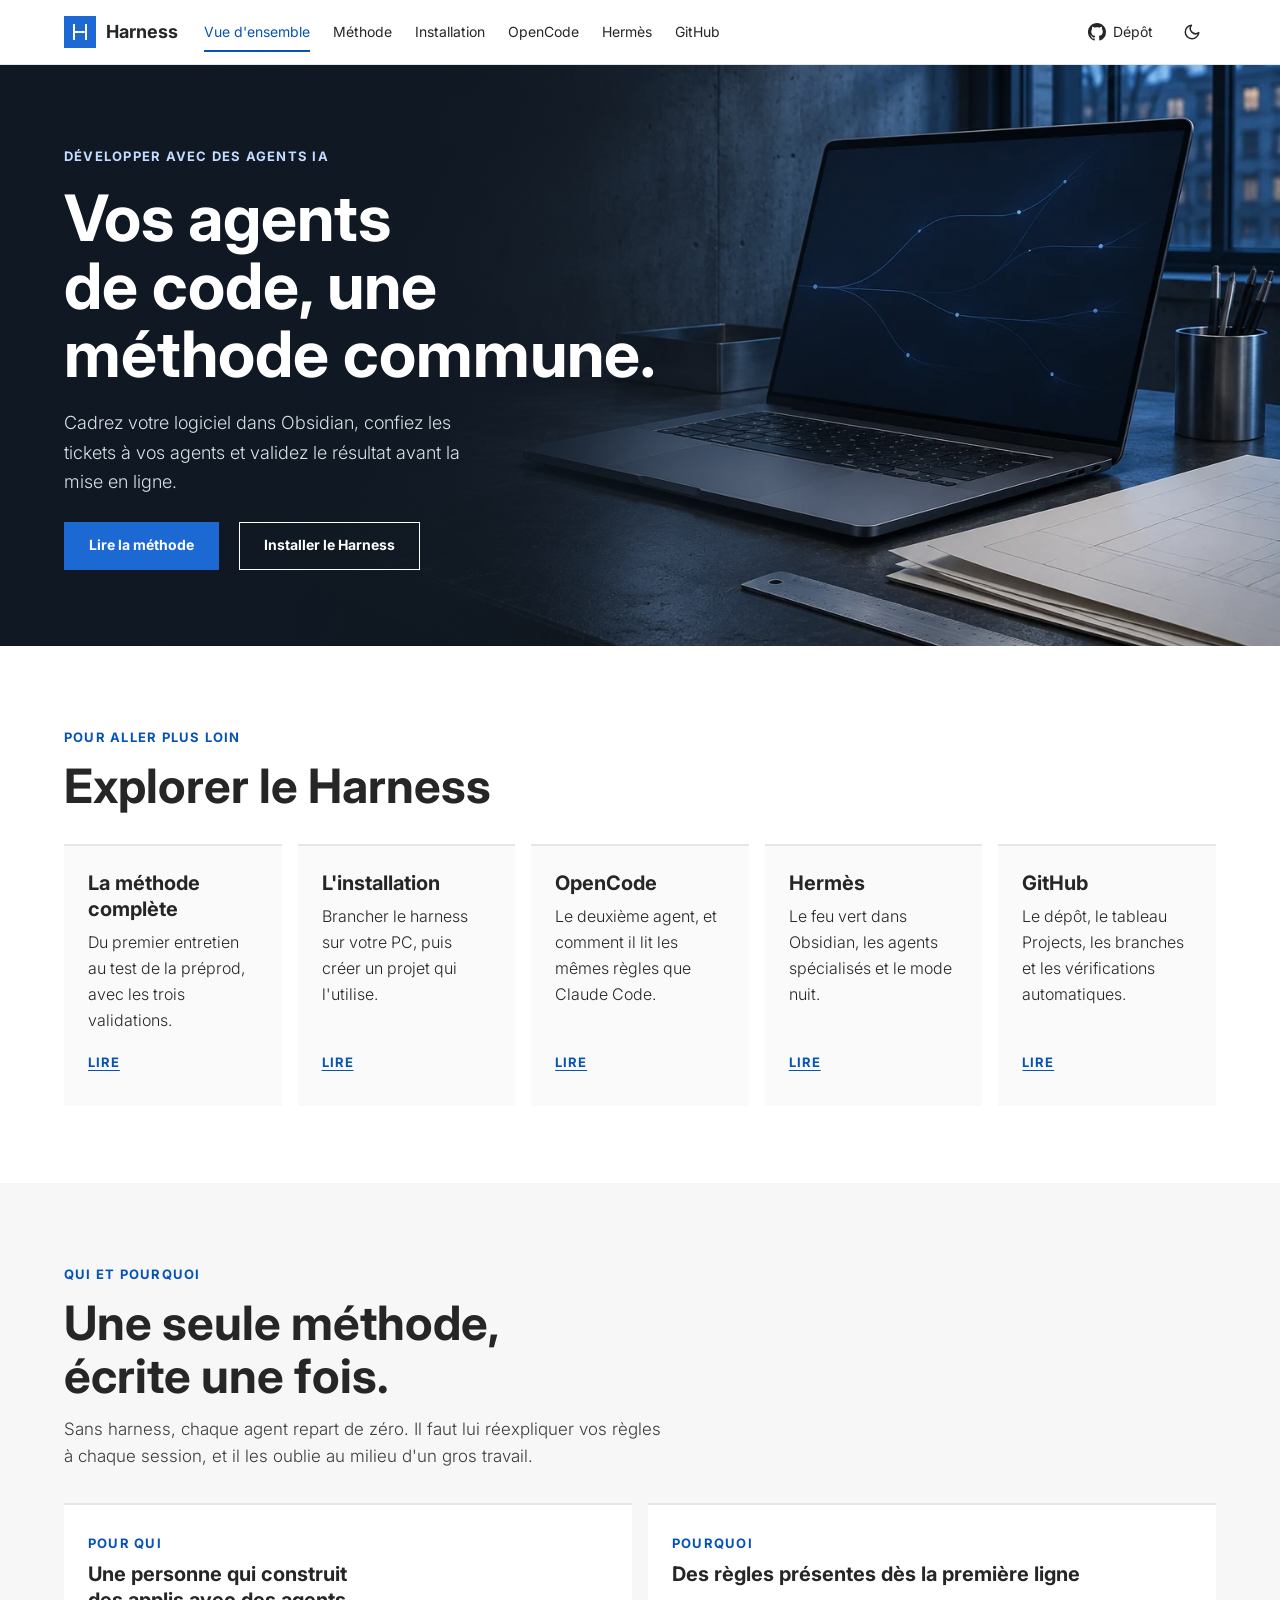
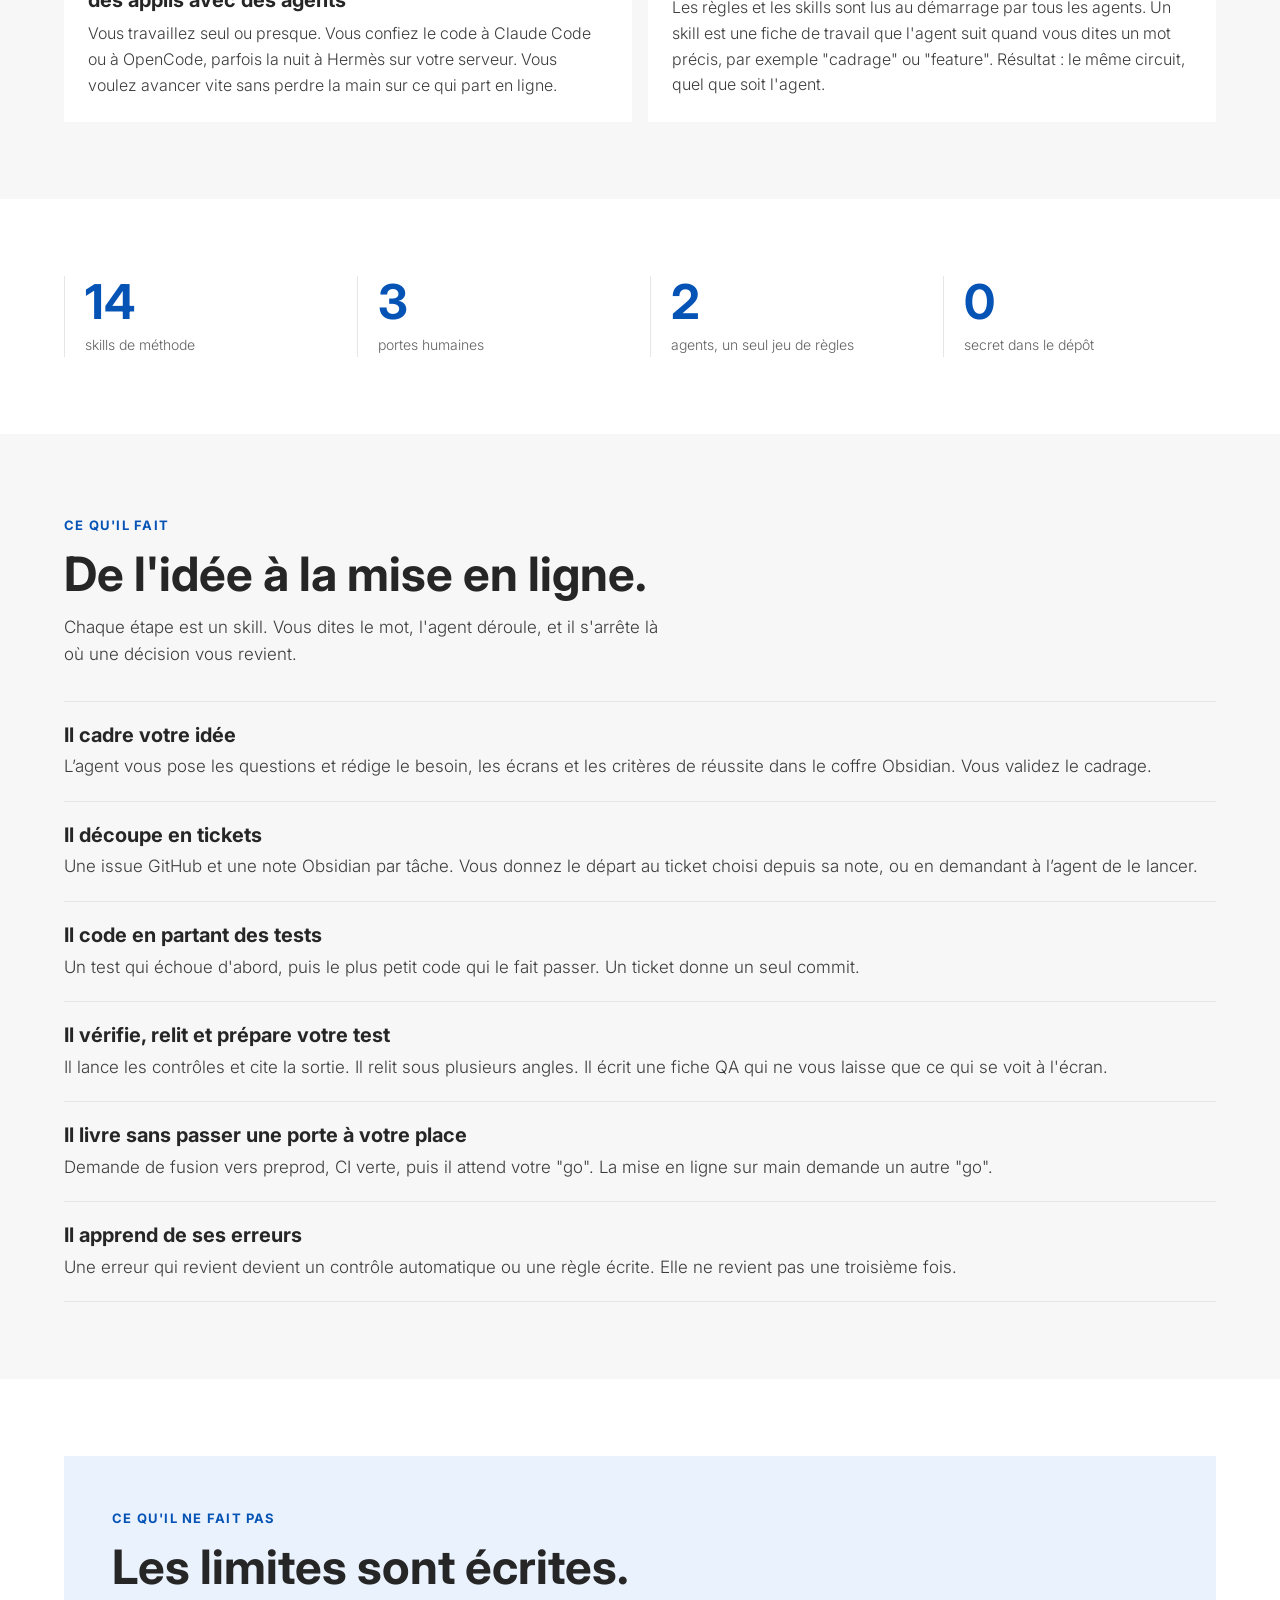
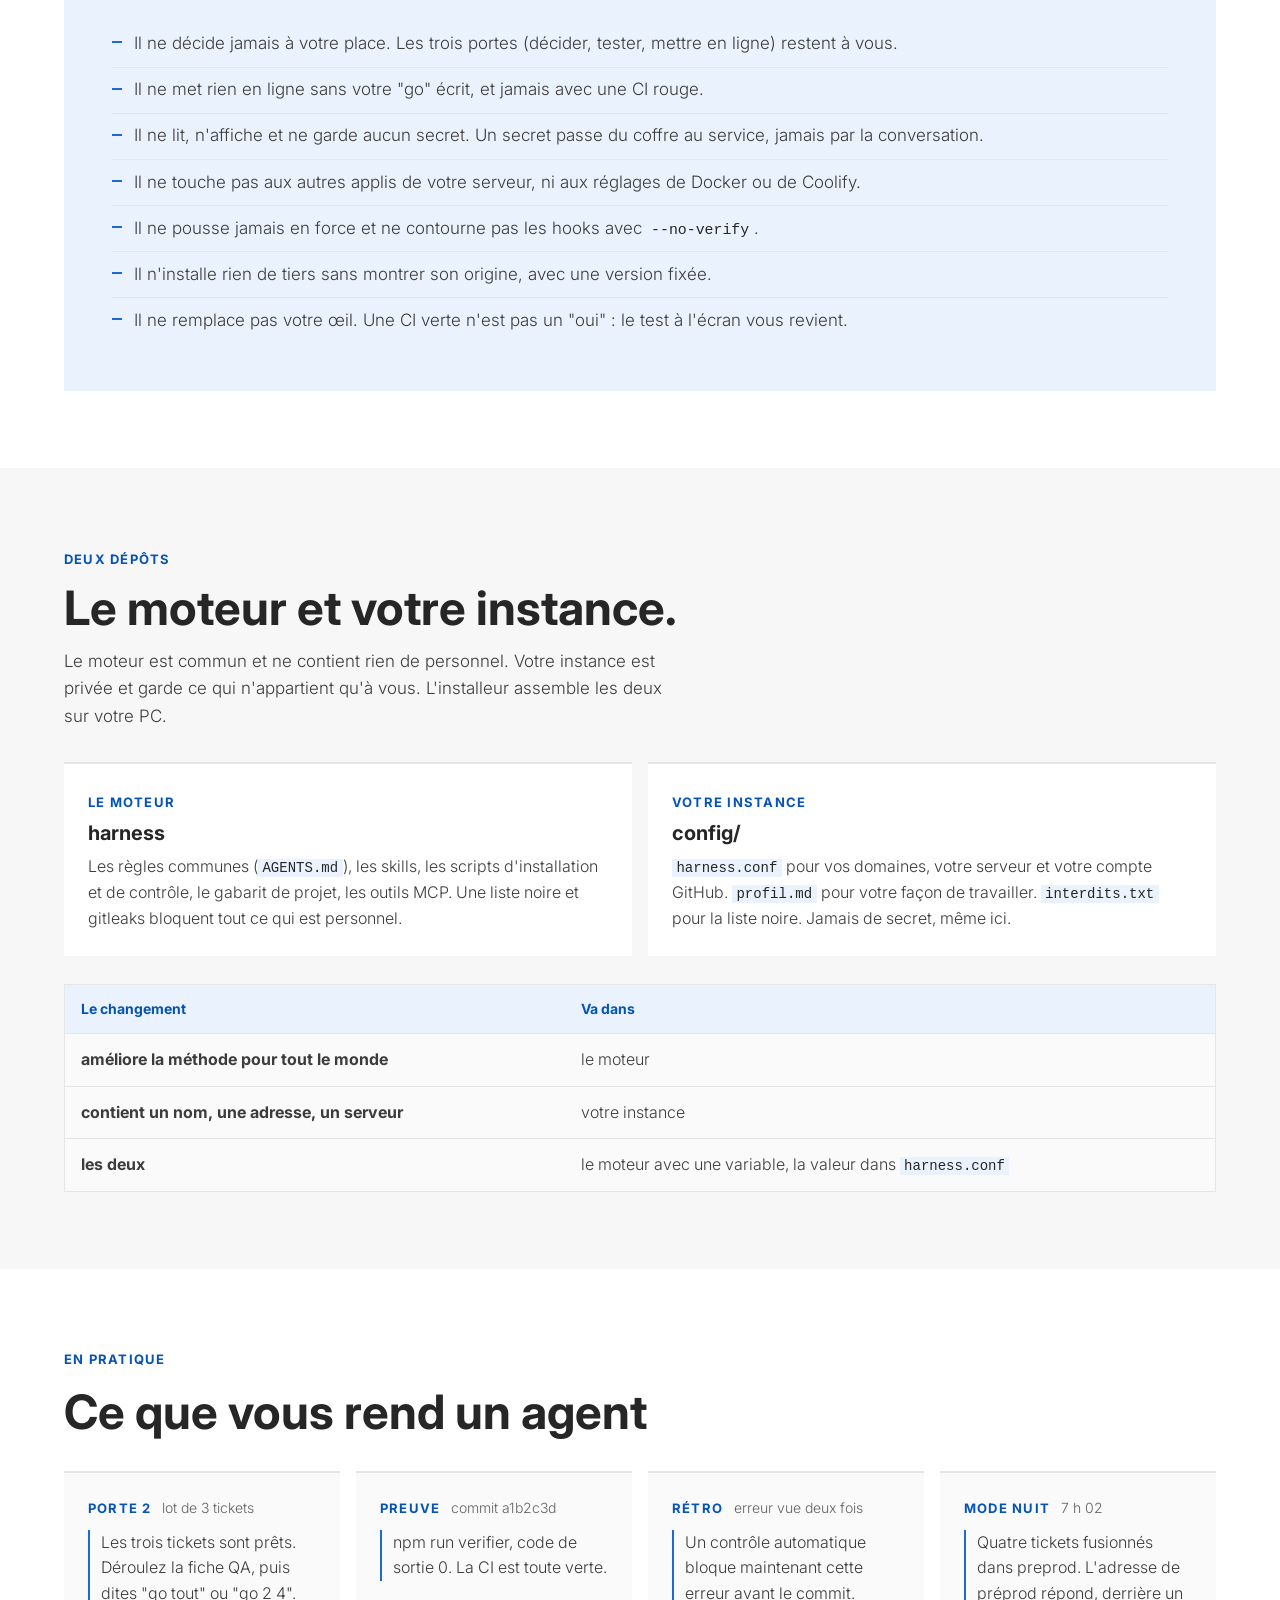
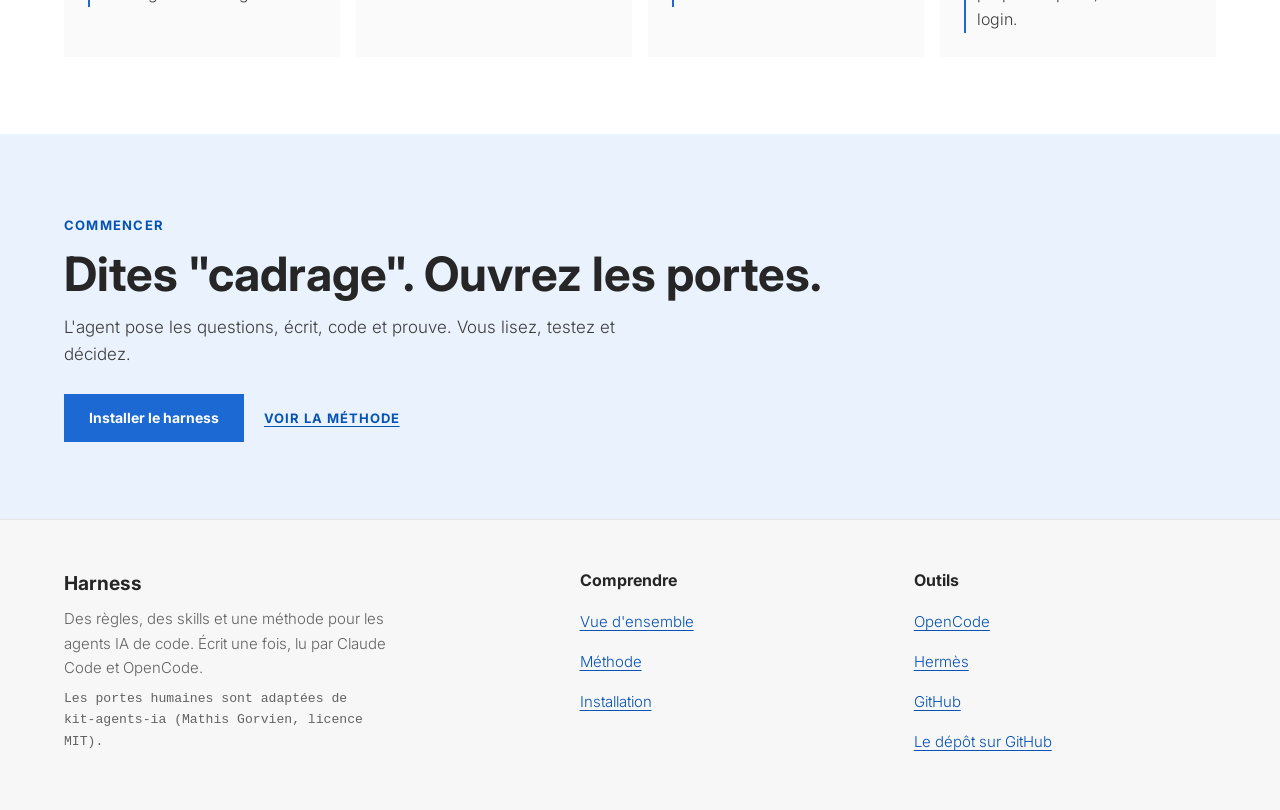
<file: site/index.html>
<!doctype html>
<html lang="fr">
<head>
<meta charset="utf-8">
<meta name="viewport" content="width=device-width, initial-scale=1">
<title>Harness : vue d'ensemble</title>
<meta name="description" content="Le harness : des règles, des skills et une méthode pour travailler avec des agents IA de code, de l'idée à la mise en ligne.">
<script>(function (d) { try { var t = localStorage.getItem("harness-theme"); if (t === "light" || t === "dark") d.setAttribute("data-theme", t); } catch (e) {} })(document.documentElement)</script>
<link rel="preconnect" href="https://fonts.googleapis.com">
<link rel="preconnect" href="https://fonts.gstatic.com" crossorigin>
<link rel="stylesheet" href="https://fonts.googleapis.com/css2?family=Inter:wght@300;400;700&amp;display=swap">
<link rel="stylesheet" href="assets/style.css">
<script src="assets/site.js" defer></script>
</head>
<body>
<a class="saut" href="#contenu">Aller au contenu</a>
<nav class="nav" aria-label="Pages du site">
  <div class="nav-interieur">
    <a class="nav-logo" href="index.html"><span class="marque" aria-hidden="true"></span>Harness</a>
    <div class="nav-liens" id="pages">
      <a href="index.html" aria-current="page">Vue d'ensemble</a>
      <a href="methode.html">Méthode</a>
      <a href="installation.html">Installation</a>
      <a href="opencode.html">OpenCode</a>
      <a href="hermes.html">Hermès</a>
      <a href="github.html">GitHub</a>
    </div>
    <div class="nav-actions">
      <button class="nav-menu" type="button" aria-expanded="false" aria-controls="pages" hidden>Menu</button>
      <a class="nav-depot" href="https://github.com/mPelerin/harness" rel="noopener" aria-label="Le dépôt du harness sur GitHub"><svg viewBox="0 0 16 16" aria-hidden="true" fill="currentColor"><path d="M8 0C3.58 0 0 3.58 0 8c0 3.54 2.29 6.53 5.47 7.59.4.07.55-.17.55-.38 0-.19-.01-.82-.01-1.49-2.01.37-2.53-.49-2.69-.94-.09-.23-.48-.94-.82-1.13-.28-.15-.68-.52-.01-.53.63-.01 1.08.58 1.23.82.72 1.21 1.87.87 2.33.66.07-.52.28-.87.51-1.07-1.78-.2-3.64-.89-3.64-3.95 0-.87.31-1.59.82-2.15-.08-.2-.36-1.02.08-2.12 0 0 .67-.21 2.2.82.64-.18 1.32-.27 2-.27.68 0 1.36.09 2 .27 1.53-1.04 2.2-.82 2.2-.82.44 1.1.16 1.92.08 2.12.51.56.82 1.27.82 2.15 0 3.07-1.87 3.75-3.65 3.95.29.25.54.73.54 1.48 0 1.07-.01 1.93-.01 2.2 0 .21.15.46.55.38A8.01 8.01 0 0016 8c0-4.42-3.58-8-8-8z"/></svg><span>Dépôt</span></a>
      <button class="nav-theme" type="button" hidden aria-label="Changer de mode"><svg class="lune" viewBox="0 0 24 24" aria-hidden="true" fill="none" stroke="currentColor" stroke-width="2" stroke-linecap="round" stroke-linejoin="round"><path d="M21 12.8A9 9 0 1 1 11.2 3a7 7 0 0 0 9.8 9.8z"/></svg><svg class="soleil" viewBox="0 0 24 24" aria-hidden="true" fill="none" stroke="currentColor" stroke-width="2" stroke-linecap="round"><circle cx="12" cy="12" r="4"/><path d="M12 2v2M12 20v2M4.9 4.9l1.4 1.4M17.7 17.7l1.4 1.4M2 12h2M20 12h2M4.9 19.1l1.4-1.4M17.7 6.3l1.4-1.4"/></svg></button>
    </div>
  </div>
</nav>

<main id="contenu" tabindex="-1">
  <header class="hero hero-photo">
    <img class="hero-image" src="assets/atelier-harness.webp" width="1536" height="1024" alt="" fetchpriority="high">
    <div class="conteneur hero-contenu">
      <p class="etiquette">Développer avec des agents IA</p>
      <h1>Vos agents de code, une méthode commune.</h1>
      <p class="hero-texte">Cadrez votre logiciel dans Obsidian, confiez les tickets à vos agents et validez le résultat avant la mise en ligne.</p>
      <div class="boutons">
        <a class="bouton" href="methode.html">Lire la méthode</a>
        <a class="bouton bouton-secondaire" href="installation.html">Installer le Harness</a>
      </div>
    </div>
  </header>

  <section>
    <div class="conteneur">
      <div class="titre-section">
        <span class="etiquette apparait">Pour aller plus loin</span>
        <h2><span>Explorer le Harness</span></h2>
      </div>
      <div class="grille g3 grille-guides" data-decale="0.08">
        <a class="carte carte-lien apparait" href="methode.html"><h3>La méthode complète</h3><p>Du premier entretien au test de la préprod, avec les trois validations.</p><span class="lien-fleche">Lire</span></a>
        <a class="carte carte-lien apparait" href="installation.html"><h3>L'installation</h3><p>Brancher le harness sur votre PC, puis créer un projet qui l'utilise.</p><span class="lien-fleche">Lire</span></a>
        <a class="carte carte-lien apparait" href="opencode.html"><h3>OpenCode</h3><p>Le deuxième agent, et comment il lit les mêmes règles que Claude Code.</p><span class="lien-fleche">Lire</span></a>
        <a class="carte carte-lien apparait" href="hermes.html"><h3>Hermès</h3><p>Le feu vert dans Obsidian, les agents spécialisés et le mode nuit.</p><span class="lien-fleche">Lire</span></a>
        <a class="carte carte-lien apparait" href="github.html"><h3>GitHub</h3><p>Le dépôt, le tableau Projects, les branches et les vérifications automatiques.</p><span class="lien-fleche">Lire</span></a>
      </div>
    </div>
  </section>

  <section>
    <div class="conteneur">
      <div class="titre-section">
        <span class="etiquette apparait">Qui et pourquoi</span>
        <h2 class="masque"><span>Une seule méthode, <em>écrite une fois</em>.</span></h2>
        <p class="sous-titre apparait">Sans harness, chaque agent repart de zéro. Il faut lui réexpliquer vos règles à chaque session, et il les oublie au milieu d'un gros travail.</p>
      </div>
      <div class="grille g2" data-decale="0.1">
        <article class="carte apparait">
          <span class="pastille">Pour qui</span>
          <h3>Une personne qui construit des applis avec des agents</h3>
          <p>Vous travaillez seul ou presque. Vous confiez le code à Claude Code ou à OpenCode, parfois la nuit à Hermès sur votre serveur. Vous voulez avancer vite sans perdre la main sur ce qui part en ligne.</p>
        </article>
        <article class="carte apparait">
          <span class="pastille">Pourquoi</span>
          <h3>Des règles présentes dès la première ligne</h3>
          <p>Les règles et les skills sont lus au démarrage par tous les agents. Un skill est une fiche de travail que l'agent suit quand vous dites un mot précis, par exemple "cadrage" ou "feature". Résultat : le même circuit, quel que soit l'agent.</p>
        </article>
      </div>
    </div>
  </section>

  <section>
    <div class="conteneur">
      <div class="chiffres" data-decale="0.1">
        <div class="chiffre apparait"><b>14</b><span>skills de méthode</span></div>
        <div class="chiffre apparait"><b>3</b><span>portes humaines</span></div>
        <div class="chiffre apparait"><b>2</b><span>agents, un seul jeu de règles</span></div>
        <div class="chiffre apparait"><b>0</b><span>secret dans le dépôt</span></div>
      </div>
    </div>
  </section>

  <section>
    <div class="conteneur">
      <div class="titre-section">
        <span class="etiquette apparait">Ce qu'il fait</span>
        <h2 class="masque"><span>De l'idée à la mise en ligne.</span></h2>
        <p class="sous-titre apparait">Chaque étape est un skill. Vous dites le mot, l'agent déroule, et il s'arrête là où une décision vous revient.</p>
      </div>
      <ol class="numerotee" data-decale="0.06">
        <li class="apparait"><div><h3>Il cadre votre idée</h3><p>L’agent vous pose les questions et rédige le besoin, les écrans et les critères de réussite dans le coffre Obsidian. Vous validez le cadrage.</p></div></li>
        <li class="apparait"><div><h3>Il découpe en tickets</h3><p>Une issue GitHub et une note Obsidian par tâche. Vous donnez le départ au ticket choisi depuis sa note, ou en demandant à l’agent de le lancer.</p></div></li>
        <li class="apparait"><div><h3>Il code en partant des tests</h3><p>Un test qui échoue d'abord, puis le plus petit code qui le fait passer. Un ticket donne un seul commit.</p></div></li>
        <li class="apparait"><div><h3>Il vérifie, relit et prépare votre test</h3><p>Il lance les contrôles et cite la sortie. Il relit sous plusieurs angles. Il écrit une fiche QA qui ne vous laisse que ce qui se voit à l'écran.</p></div></li>
        <li class="apparait"><div><h3>Il livre sans passer une porte à votre place</h3><p>Demande de fusion vers preprod, CI verte, puis il attend votre "go". La mise en ligne sur main demande un autre "go".</p></div></li>
        <li class="apparait"><div><h3>Il apprend de ses erreurs</h3><p>Une erreur qui revient devient un contrôle automatique ou une règle écrite. Elle ne revient pas une troisième fois.</p></div></li>
      </ol>
    </div>
  </section>

  <section>
    <div class="conteneur">
      <div class="sombre apparait">
        <span class="etiquette">Ce qu'il ne fait pas</span>
        <h2 class="masque" style="margin-bottom:28px"><span>Les limites sont <em>écrites</em>.</span></h2>
        <ul class="puces">
          <li>Il ne décide jamais à votre place. Les trois portes (décider, tester, mettre en ligne) restent à vous.</li>
          <li>Il ne met rien en ligne sans votre "go" écrit, et jamais avec une CI rouge.</li>
          <li>Il ne lit, n'affiche et ne garde aucun secret. Un secret passe du coffre au service, jamais par la conversation.</li>
          <li>Il ne touche pas aux autres applis de votre serveur, ni aux réglages de Docker ou de Coolify.</li>
          <li>Il ne pousse jamais en force et ne contourne pas les hooks avec <code>--no-verify</code>.</li>
          <li>Il n'installe rien de tiers sans montrer son origine, avec une version fixée.</li>
          <li>Il ne remplace pas votre œil. Une CI verte n'est pas un "oui" : le test à l'écran vous revient.</li>
        </ul>
      </div>
    </div>
  </section>

  <section>
    <div class="conteneur">
      <div class="titre-section">
        <span class="etiquette apparait">Deux dépôts</span>
        <h2 class="masque"><span>Le moteur et <em>votre</em> instance.</span></h2>
        <p class="sous-titre apparait">Le moteur est commun et ne contient rien de personnel. Votre instance est privée et garde ce qui n'appartient qu'à vous. L'installeur assemble les deux sur votre PC.</p>
      </div>
      <div class="grille g2" data-decale="0.1">
        <article class="carte apparait">
          <span class="pastille">Le moteur</span>
          <h3>harness</h3>
          <p>Les règles communes (<code>AGENTS.md</code>), les skills, les scripts d'installation et de contrôle, le gabarit de projet, les outils MCP. Une liste noire et gitleaks bloquent tout ce qui est personnel.</p>
        </article>
        <article class="carte apparait">
          <span class="pastille">Votre instance</span>
          <h3>config/</h3>
          <p><code>harness.conf</code> pour vos domaines, votre serveur et votre compte GitHub. <code>profil.md</code> pour votre façon de travailler. <code>interdits.txt</code> pour la liste noire. Jamais de secret, même ici.</p>
        </article>
      </div>
      <div class="tableau-boite apparait" style="margin-top:28px">
        <table>
          <thead><tr><th>Le changement</th><th>Va dans</th></tr></thead>
          <tbody>
            <tr><td>améliore la méthode pour tout le monde</td><td>le moteur</td></tr>
            <tr><td>contient un nom, une adresse, un serveur</td><td>votre instance</td></tr>
            <tr><td>les deux</td><td>le moteur avec une variable, la valeur dans <code>harness.conf</code></td></tr>
          </tbody>
        </table>
      </div>
    </div>
  </section>

  <section>
    <div class="conteneur">
      <div class="titre-section">
        <p class="etiquette">En pratique</p>
        <h2>Ce que vous rend un agent</h2>
      </div>
      <div class="grille g4 exemples" aria-label="Exemples de messages d'un agent">
        <article class="carte">
          <div class="meta"><span class="etiquette">Porte 2</span><span>lot de 3 tickets</span></div>
          <p>Les trois tickets sont prêts. Déroulez la fiche QA, puis dites "go tout" ou "go 2 4".</p>
        </article>
        <article class="carte">
          <div class="meta"><span class="etiquette">Preuve</span><span>commit a1b2c3d</span></div>
          <p>npm run verifier, code de sortie 0. La CI est toute verte.</p>
        </article>
        <article class="carte">
          <div class="meta"><span class="etiquette">Rétro</span><span>erreur vue deux fois</span></div>
          <p>Un contrôle automatique bloque maintenant cette erreur avant le commit.</p>
        </article>
        <article class="carte">
          <div class="meta"><span class="etiquette">Mode nuit</span><span>7 h 02</span></div>
          <p>Quatre tickets fusionnés dans preprod. L'adresse de préprod répond, derrière un login.</p>
        </article>
      </div>
    </div>
  </section>

  <section class="final">
    <div class="conteneur">
      <span class="etiquette apparait">Commencer</span>
      <h2 class="masque"><span>Dites "cadrage". <em>Ouvrez</em> les portes.</span></h2>
      <p class="sous-titre apparait">L'agent pose les questions, écrit, code et prouve. Vous lisez, testez et décidez.</p>
      <div class="boutons apparait">
        <a class="bouton bouton-accent" href="installation.html">Installer le harness</a>
        <a class="lien-fleche" href="methode.html">Voir la méthode</a>
      </div>
    </div>
  </section>
</main>

<footer class="pied">
  <div class="conteneur pied-grille">
    <div>
      <b>Harness</b>
      <p>Des règles, des skills et une méthode pour les agents IA de code. Écrit une fois, lu par Claude Code et OpenCode.</p>
      <p class="mono">Les portes humaines sont adaptées de kit-agents-ia (Mathis Gorvien, licence MIT).</p>
    </div>
    <div><h4>Comprendre</h4><ul><li><a href="index.html">Vue d'ensemble</a></li><li><a href="methode.html">Méthode</a></li><li><a href="installation.html">Installation</a></li></ul></div>
    <div><h4>Outils</h4><ul><li><a href="opencode.html">OpenCode</a></li><li><a href="hermes.html">Hermès</a></li><li><a href="github.html">GitHub</a></li><li><a href="https://github.com/mPelerin/harness" rel="noopener">Le dépôt sur GitHub</a></li></ul></div>
  </div>
</footer>
</body>
</html>
</file>
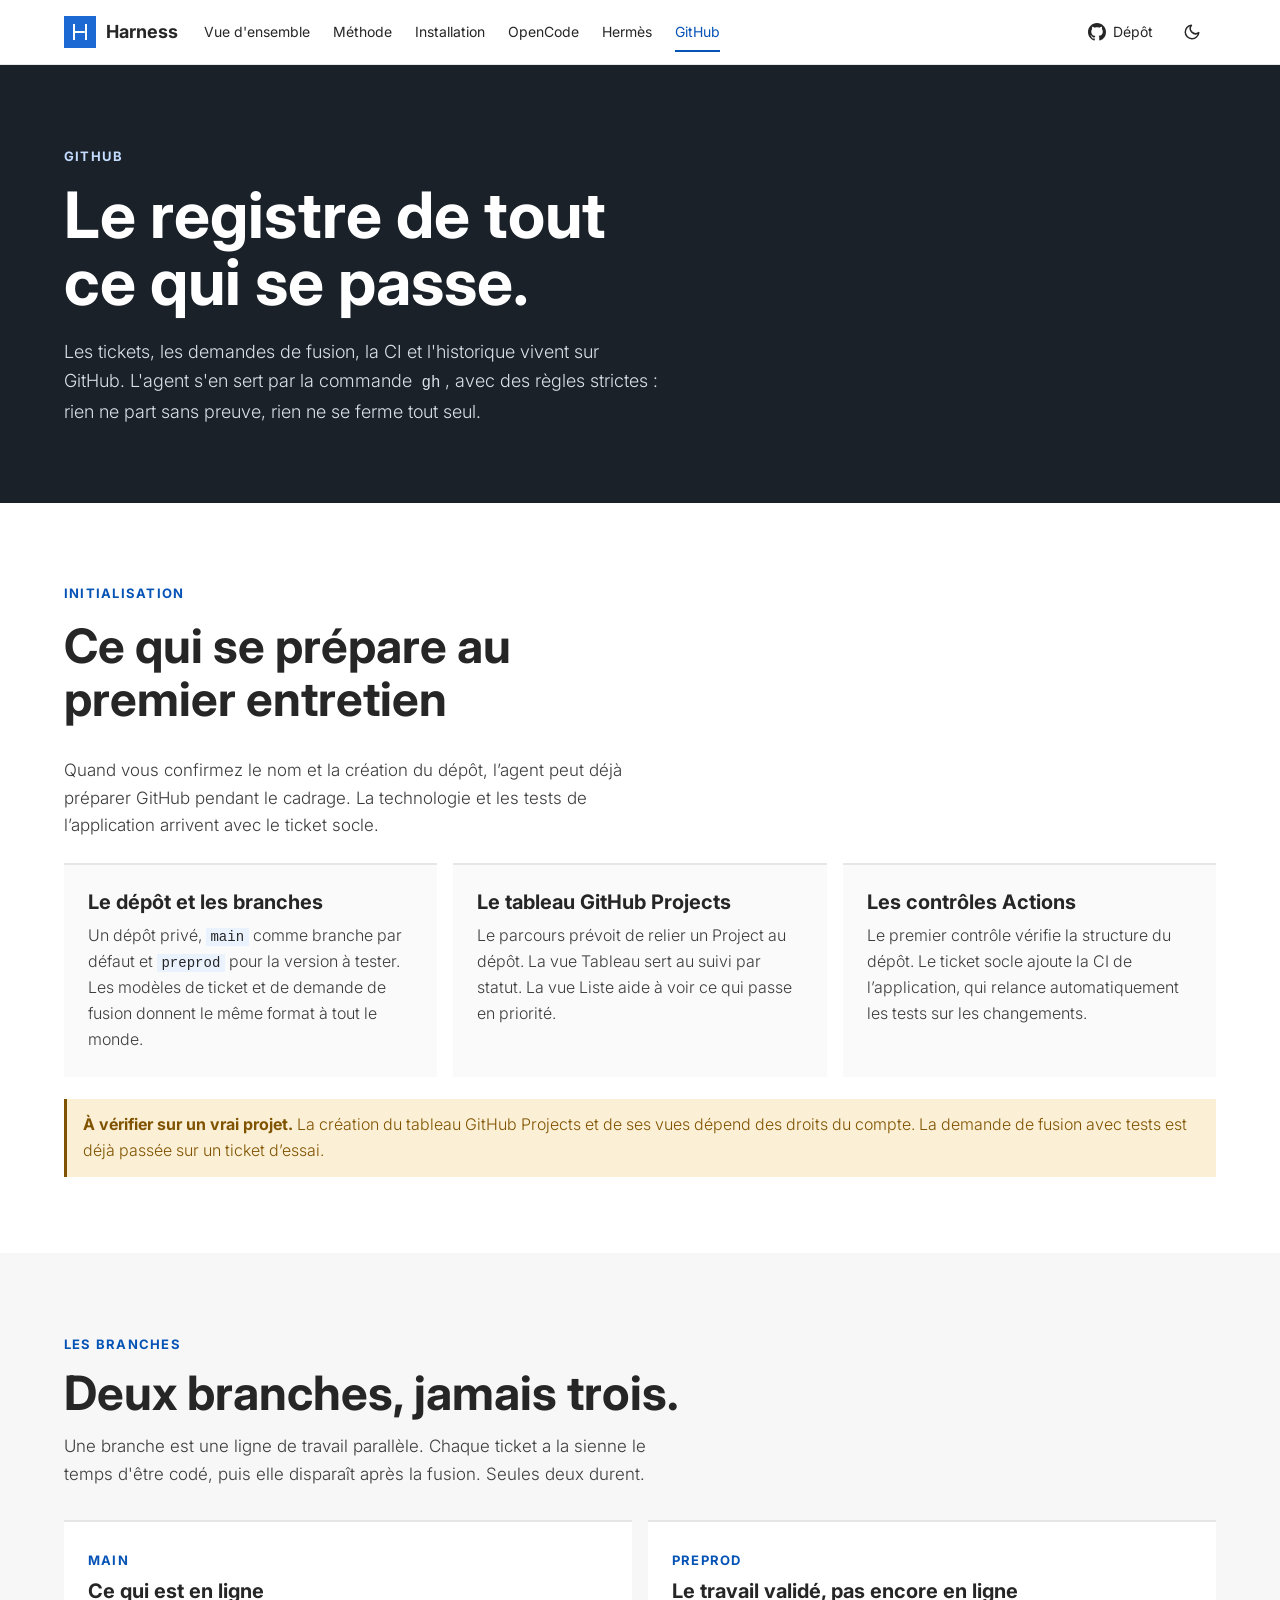
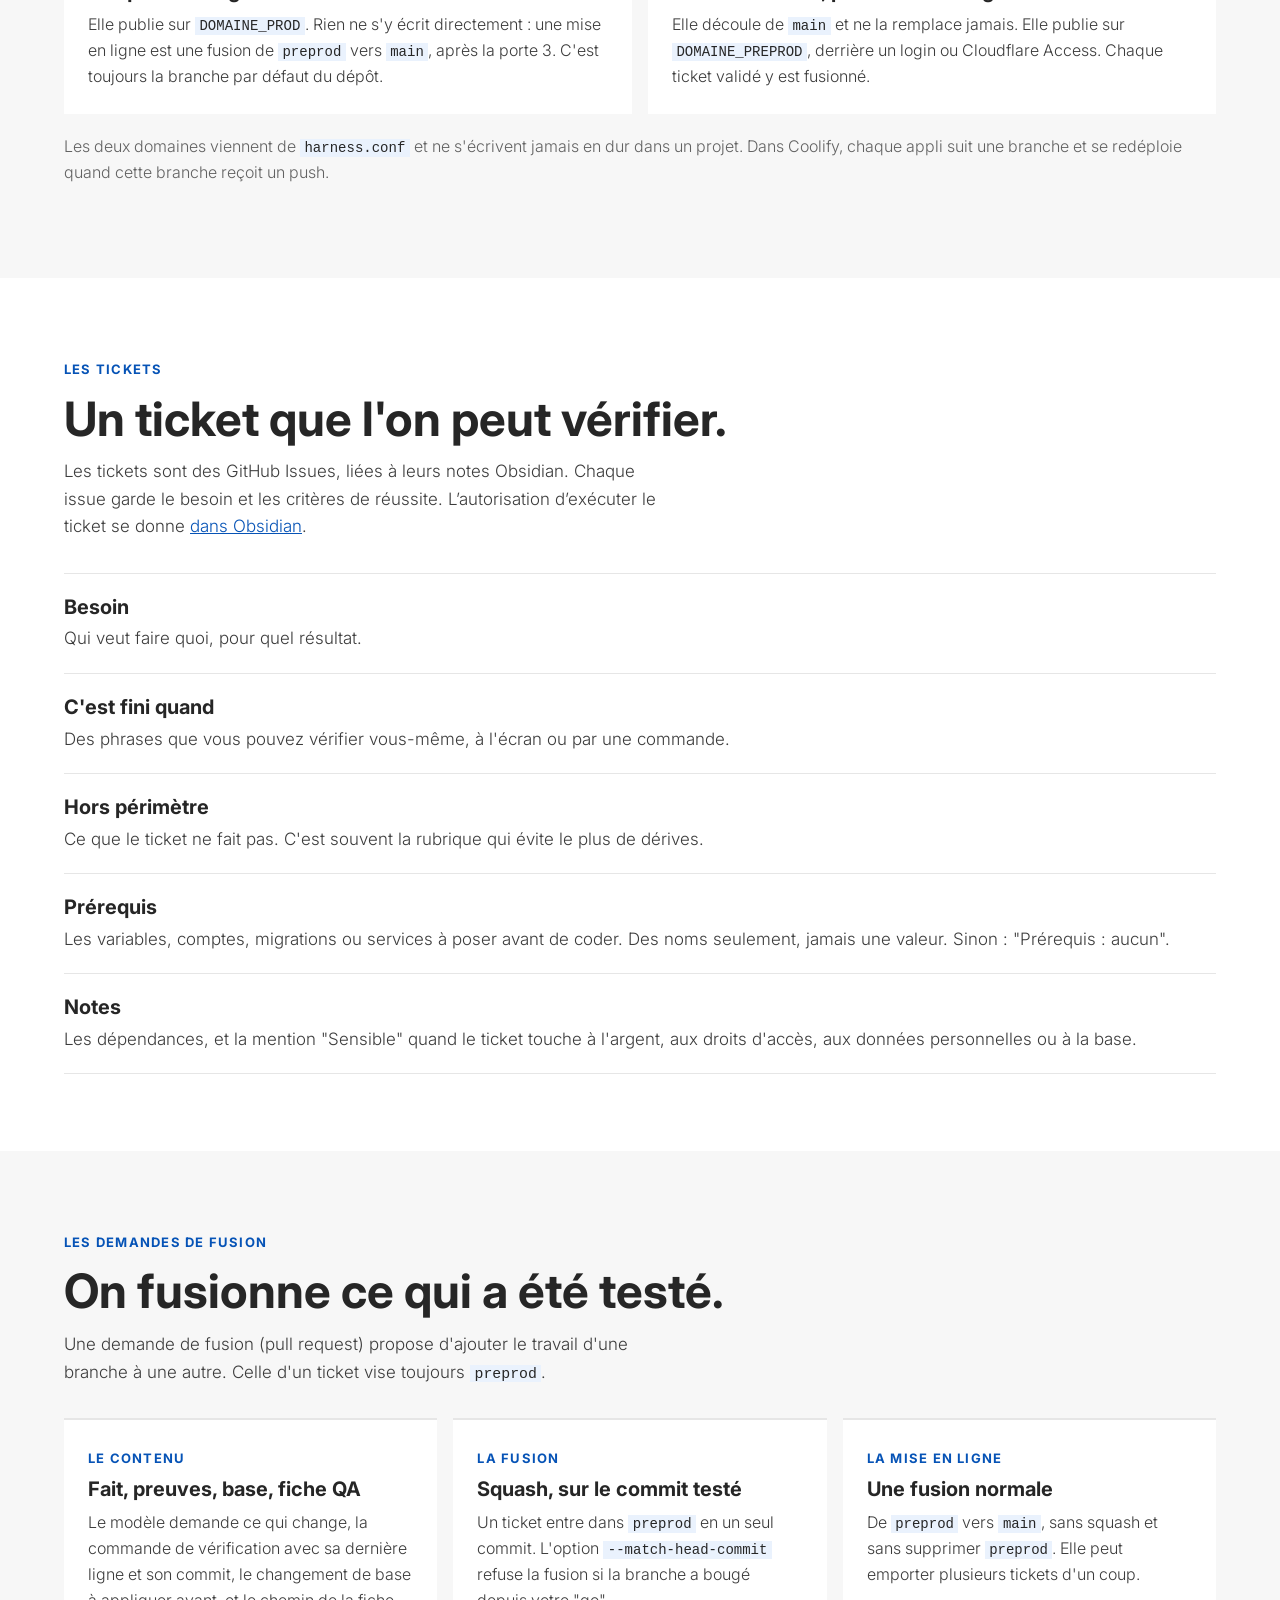
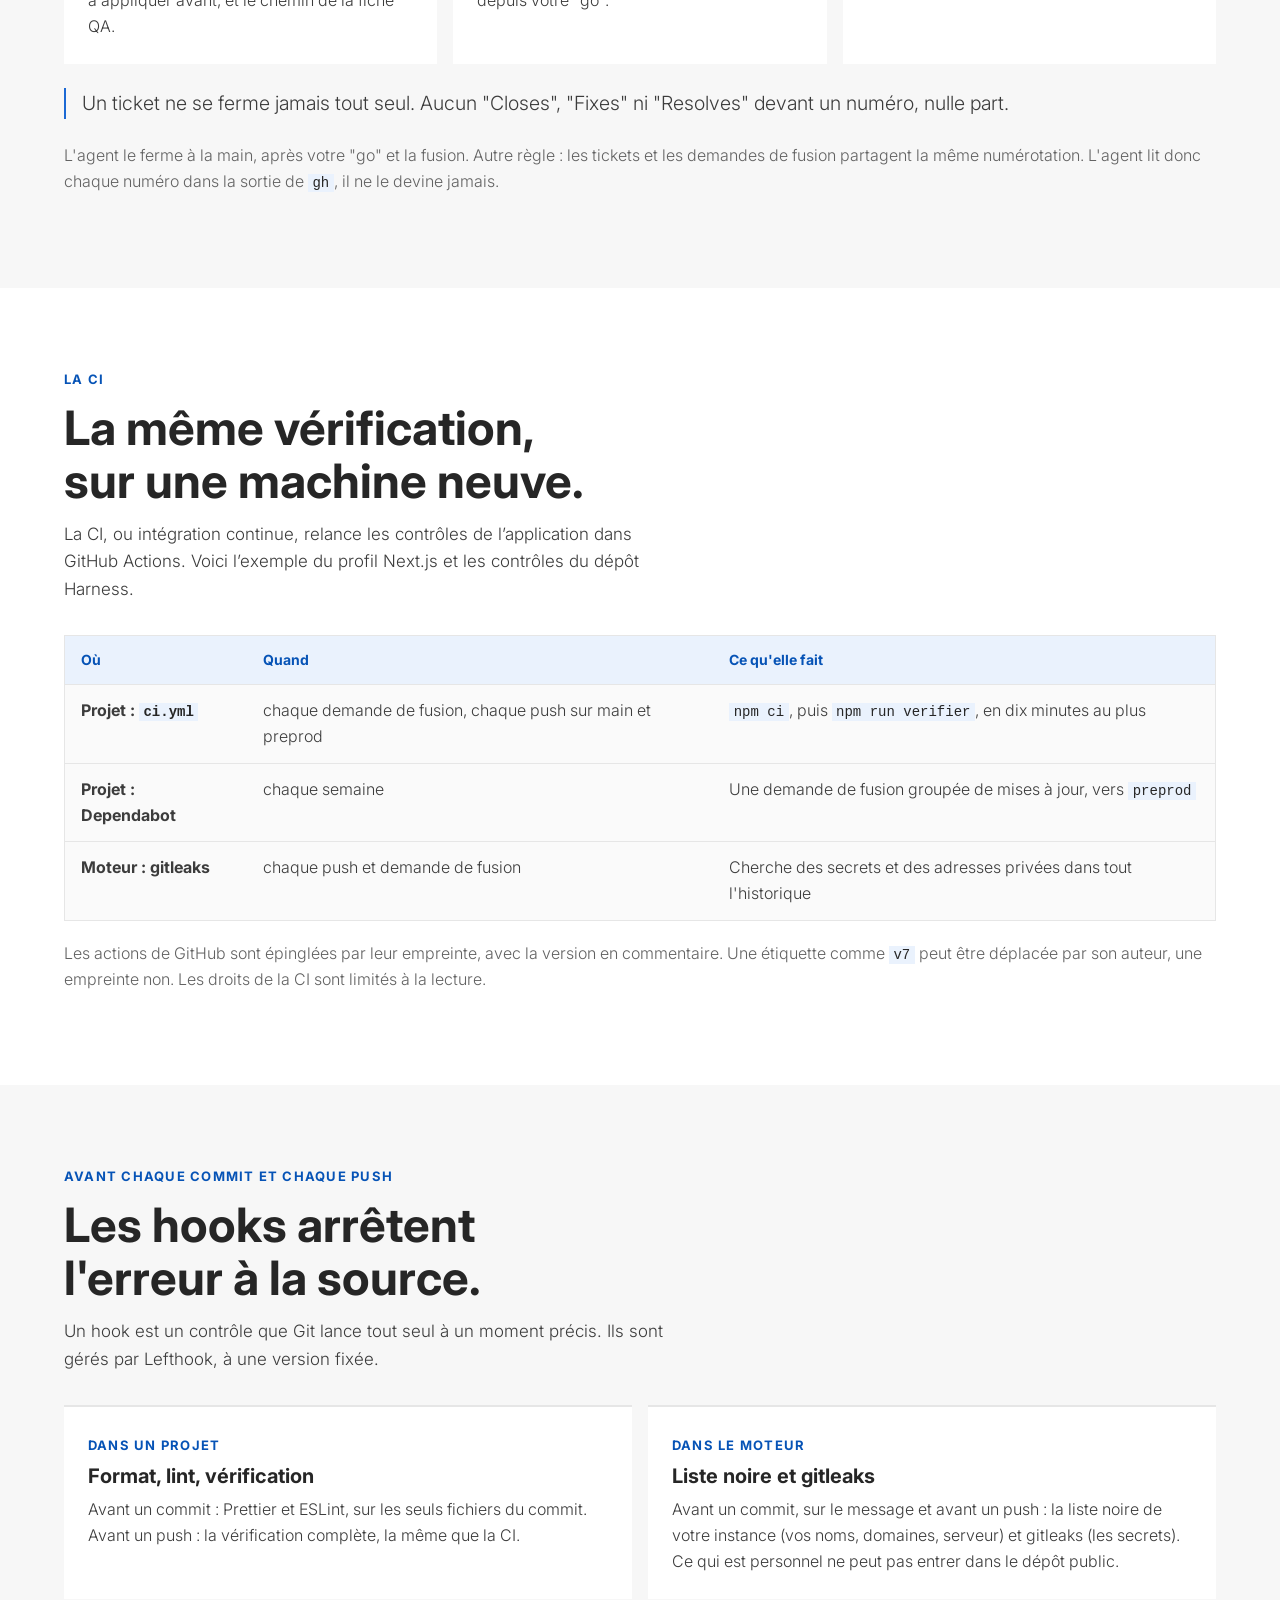
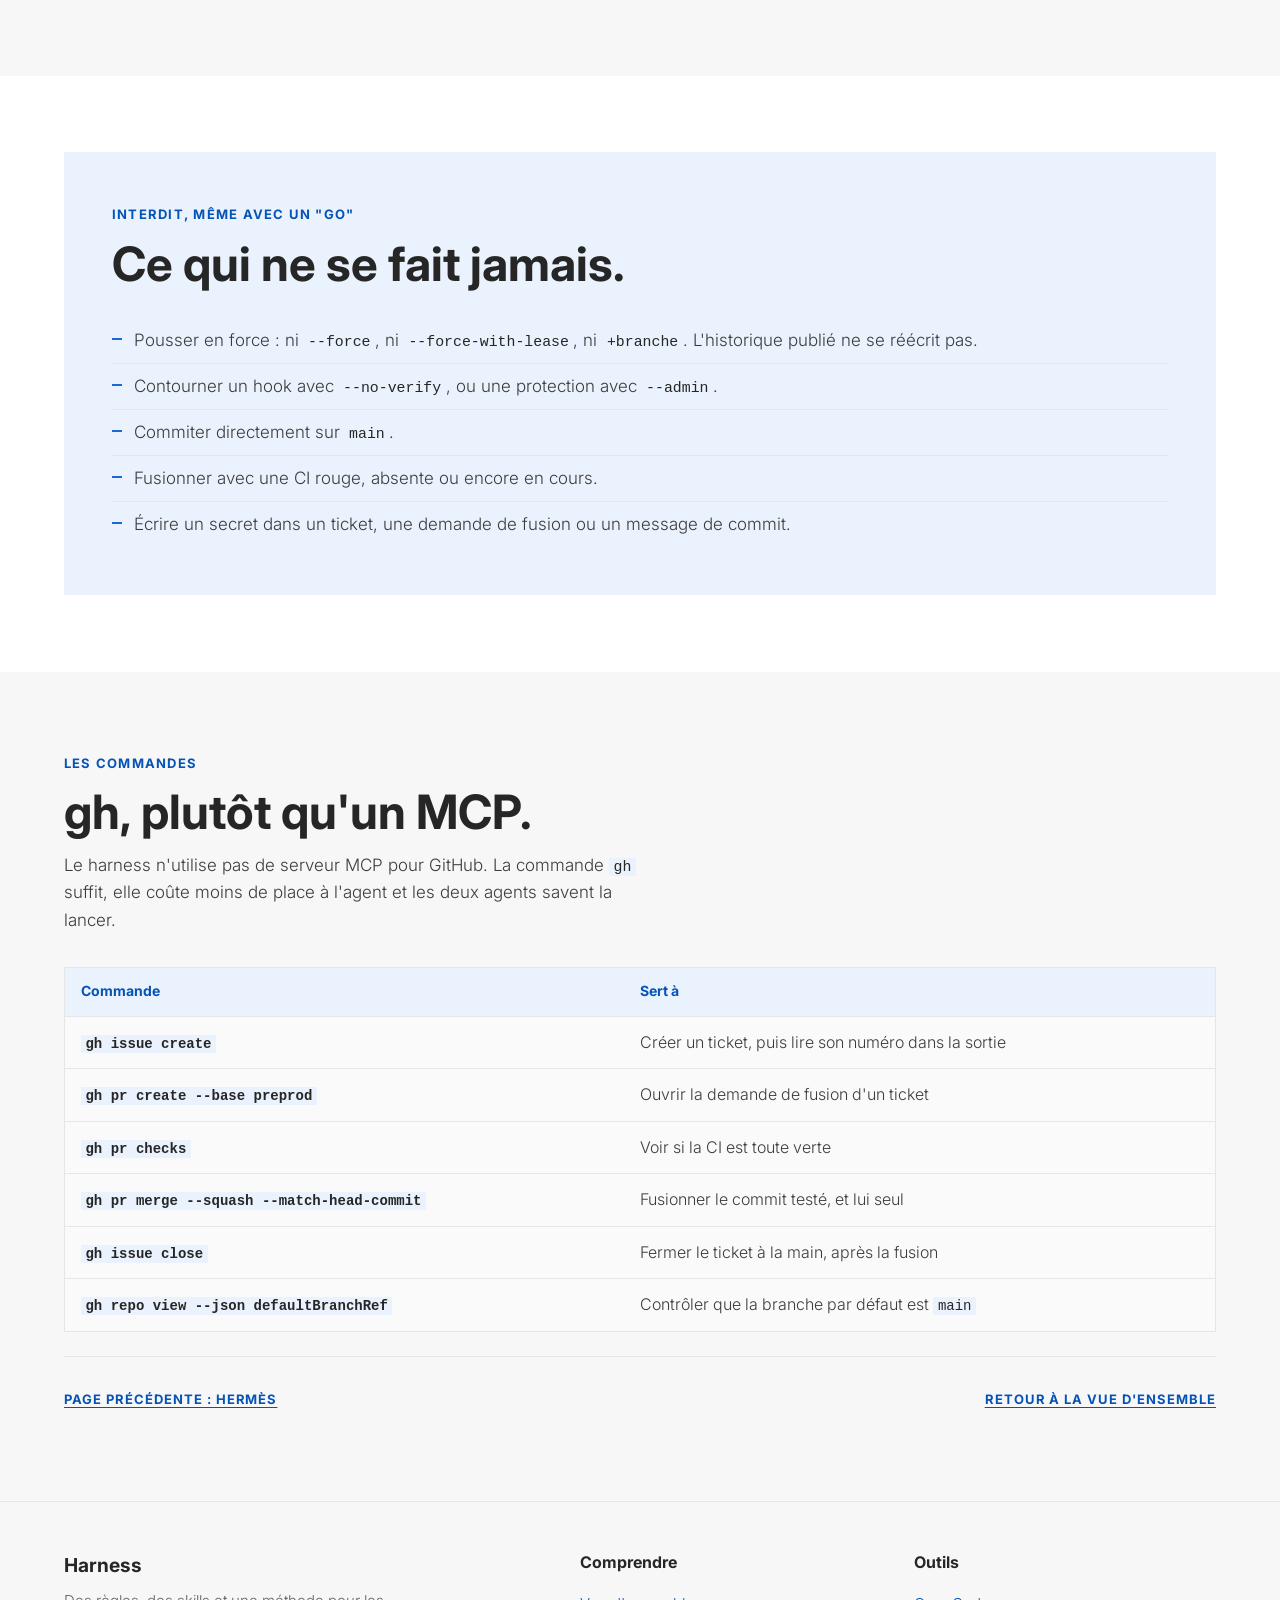
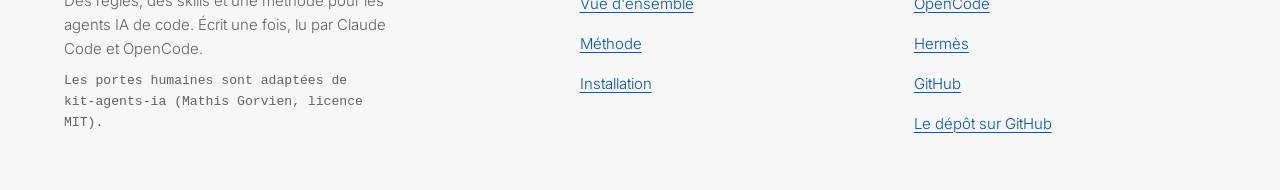
<file: site/github.html>
<!doctype html>
<html lang="fr">
<head>
<meta charset="utf-8">
<meta name="viewport" content="width=device-width, initial-scale=1">
<title>Harness : GitHub</title>
<meta name="description" content="Comment le harness se sert de GitHub : deux branches, des tickets fins, des demandes de fusion prouvées, la CI et les garde-fous avant chaque push.">
<script>(function (d) { try { var t = localStorage.getItem("harness-theme"); if (t === "light" || t === "dark") d.setAttribute("data-theme", t); } catch (e) {} })(document.documentElement)</script>
<link rel="preconnect" href="https://fonts.googleapis.com">
<link rel="preconnect" href="https://fonts.gstatic.com" crossorigin>
<link rel="stylesheet" href="https://fonts.googleapis.com/css2?family=Inter:wght@300;400;700&amp;display=swap">
<link rel="stylesheet" href="assets/style.css">
<script src="assets/site.js" defer></script>
</head>
<body>
<a class="saut" href="#contenu">Aller au contenu</a>
<nav class="nav" aria-label="Pages du site">
  <div class="nav-interieur">
    <a class="nav-logo" href="index.html"><span class="marque" aria-hidden="true"></span>Harness</a>
    <div class="nav-liens" id="pages">
      <a href="index.html">Vue d'ensemble</a>
      <a href="methode.html">Méthode</a>
      <a href="installation.html">Installation</a>
      <a href="opencode.html">OpenCode</a>
      <a href="hermes.html">Hermès</a>
      <a href="github.html" aria-current="page">GitHub</a>
    </div>
    <div class="nav-actions">
      <button class="nav-menu" type="button" aria-expanded="false" aria-controls="pages" hidden>Menu</button>
      <a class="nav-depot" href="https://github.com/mPelerin/harness" rel="noopener" aria-label="Le dépôt du harness sur GitHub"><svg viewBox="0 0 16 16" aria-hidden="true" fill="currentColor"><path d="M8 0C3.58 0 0 3.58 0 8c0 3.54 2.29 6.53 5.47 7.59.4.07.55-.17.55-.38 0-.19-.01-.82-.01-1.49-2.01.37-2.53-.49-2.69-.94-.09-.23-.48-.94-.82-1.13-.28-.15-.68-.52-.01-.53.63-.01 1.08.58 1.23.82.72 1.21 1.87.87 2.33.66.07-.52.28-.87.51-1.07-1.78-.2-3.64-.89-3.64-3.95 0-.87.31-1.59.82-2.15-.08-.2-.36-1.02.08-2.12 0 0 .67-.21 2.2.82.64-.18 1.32-.27 2-.27.68 0 1.36.09 2 .27 1.53-1.04 2.2-.82 2.2-.82.44 1.1.16 1.92.08 2.12.51.56.82 1.27.82 2.15 0 3.07-1.87 3.75-3.65 3.95.29.25.54.73.54 1.48 0 1.07-.01 1.93-.01 2.2 0 .21.15.46.55.38A8.01 8.01 0 0016 8c0-4.42-3.58-8-8-8z"/></svg><span>Dépôt</span></a>
      <button class="nav-theme" type="button" hidden aria-label="Changer de mode"><svg class="lune" viewBox="0 0 24 24" aria-hidden="true" fill="none" stroke="currentColor" stroke-width="2" stroke-linecap="round" stroke-linejoin="round"><path d="M21 12.8A9 9 0 1 1 11.2 3a7 7 0 0 0 9.8 9.8z"/></svg><svg class="soleil" viewBox="0 0 24 24" aria-hidden="true" fill="none" stroke="currentColor" stroke-width="2" stroke-linecap="round"><circle cx="12" cy="12" r="4"/><path d="M12 2v2M12 20v2M4.9 4.9l1.4 1.4M17.7 17.7l1.4 1.4M2 12h2M20 12h2M4.9 19.1l1.4-1.4M17.7 6.3l1.4-1.4"/></svg></button>
    </div>
  </div>
</nav>

<main id="contenu" tabindex="-1">
  <header class="hero">
    <div class="conteneur" data-decale="0.1">
      <span class="etiquette apparait">GitHub</span>
      <h1 class="apparait">Le registre <em>de tout</em> ce qui se passe.</h1>
      <p class="hero-texte apparait">Les tickets, les demandes de fusion, la CI et l'historique vivent sur GitHub. L'agent s'en sert par la commande <code>gh</code>, avec des règles strictes : rien ne part sans preuve, rien ne se ferme tout seul.</p>
    </div>
  </header>

  <section id="premier-entretien">
    <div class="conteneur">
      <div class="titre-section">
        <p class="etiquette">Initialisation</p>
        <h2>Ce qui se prépare au premier entretien</h2>
      </div>
      <p class="sous-titre">Quand vous confirmez le nom et la création du dépôt, l’agent peut déjà préparer GitHub pendant le cadrage. La technologie et les tests de l’application arrivent avec le ticket socle.</p>
      <div class="grille g3">
        <article class="carte"><h3>Le dépôt et les branches</h3><p>Un dépôt privé, <code>main</code> comme branche par défaut et <code>preprod</code> pour la version à tester. Les modèles de ticket et de demande de fusion donnent le même format à tout le monde.</p></article>
        <article class="carte"><h3>Le tableau GitHub Projects</h3><p>Le parcours prévoit de relier un Project au dépôt. La vue Tableau sert au suivi par statut. La vue Liste aide à voir ce qui passe en priorité.</p></article>
        <article class="carte"><h3>Les contrôles Actions</h3><p>Le premier contrôle vérifie la structure du dépôt. Le ticket socle ajoute la CI de l’application, qui relance automatiquement les tests sur les changements.</p></article>
      </div>
      <p class="encadre attente"><strong>À vérifier sur un vrai projet.</strong> La création du tableau GitHub Projects et de ses vues dépend des droits du compte. La demande de fusion avec tests est déjà passée sur un ticket d’essai.</p>
    </div>
  </section>

  <section>
    <div class="conteneur">
      <div class="titre-section">
        <span class="etiquette apparait">Les branches</span>
        <h2 class="masque"><span>Deux branches, <em>jamais trois</em>.</span></h2>
        <p class="sous-titre apparait">Une branche est une ligne de travail parallèle. Chaque ticket a la sienne le temps d'être codé, puis elle disparaît après la fusion. Seules deux durent.</p>
      </div>
      <div class="grille g2" data-decale="0.1">
        <article class="carte apparait"><span class="pastille">main</span><h3>Ce qui est en ligne</h3><p>Elle publie sur <code>DOMAINE_PROD</code>. Rien ne s'y écrit directement : une mise en ligne est une fusion de <code>preprod</code> vers <code>main</code>, après la porte 3. C'est toujours la branche par défaut du dépôt.</p></article>
        <article class="carte apparait"><span class="pastille">preprod</span><h3>Le travail validé, pas encore en ligne</h3><p>Elle découle de <code>main</code> et ne la remplace jamais. Elle publie sur <code>DOMAINE_PREPROD</code>, derrière un login ou Cloudflare Access. Chaque ticket validé y est fusionné.</p></article>
      </div>
      <p class="gris apparait" style="margin-top:20px;font-size:16px">Les deux domaines viennent de <code>harness.conf</code> et ne s'écrivent jamais en dur dans un projet. Dans Coolify, chaque appli suit une branche et se redéploie quand cette branche reçoit un push.</p>
    </div>
  </section>

  <section>
    <div class="conteneur">
      <div class="titre-section">
        <span class="etiquette apparait">Les tickets</span>
        <h2 class="masque"><span>Un ticket <em>que l'on peut vérifier</em>.</span></h2>
        <p class="sous-titre apparait">Les tickets sont des GitHub Issues, liées à leurs notes Obsidian. Chaque issue garde le besoin et les critères de réussite. L’autorisation d’exécuter le ticket se donne <a href="hermes.html#lancer-un-ticket">dans Obsidian</a>.</p>
      </div>
      <ol class="numerotee" data-decale="0.06">
        <li class="apparait"><div><h3>Besoin</h3><p>Qui veut faire quoi, pour quel résultat.</p></div></li>
        <li class="apparait"><div><h3>C'est fini quand</h3><p>Des phrases que vous pouvez vérifier vous-même, à l'écran ou par une commande.</p></div></li>
        <li class="apparait"><div><h3>Hors périmètre</h3><p>Ce que le ticket ne fait pas. C'est souvent la rubrique qui évite le plus de dérives.</p></div></li>
        <li class="apparait"><div><h3>Prérequis</h3><p>Les variables, comptes, migrations ou services à poser avant de coder. Des noms seulement, jamais une valeur. Sinon : "Prérequis : aucun".</p></div></li>
        <li class="apparait"><div><h3>Notes</h3><p>Les dépendances, et la mention "Sensible" quand le ticket touche à l'argent, aux droits d'accès, aux données personnelles ou à la base.</p></div></li>
      </ol>
    </div>
  </section>

  <section>
    <div class="conteneur">
      <div class="titre-section">
        <span class="etiquette apparait">Les demandes de fusion</span>
        <h2 class="masque"><span>On fusionne <em>ce qui a été testé</em>.</span></h2>
        <p class="sous-titre apparait">Une demande de fusion (pull request) propose d'ajouter le travail d'une branche à une autre. Celle d'un ticket vise toujours <code>preprod</code>.</p>
      </div>
      <div class="grille g3" data-decale="0.08">
        <article class="carte apparait"><span class="pastille">le contenu</span><h3>Fait, preuves, base, fiche QA</h3><p>Le modèle demande ce qui change, la commande de vérification avec sa dernière ligne et son commit, le changement de base à appliquer avant, et le chemin de la fiche QA.</p></article>
        <article class="carte apparait"><span class="pastille">la fusion</span><h3>Squash, sur le commit testé</h3><p>Un ticket entre dans <code>preprod</code> en un seul commit. L'option <code>--match-head-commit</code> refuse la fusion si la branche a bougé depuis votre "go".</p></article>
        <article class="carte apparait"><span class="pastille">la mise en ligne</span><h3>Une fusion normale</h3><p>De <code>preprod</code> vers <code>main</code>, sans squash et sans supprimer <code>preprod</code>. Elle peut emporter plusieurs tickets d'un coup.</p></article>
      </div>
      <p class="citation apparait">Un ticket ne se ferme jamais tout seul. Aucun "Closes", "Fixes" ni "Resolves" devant un numéro, nulle part.</p>
      <p class="gris apparait" style="font-size:16px">L'agent le ferme à la main, après votre "go" et la fusion. Autre règle : les tickets et les demandes de fusion partagent la même numérotation. L'agent lit donc chaque numéro dans la sortie de <code>gh</code>, il ne le devine jamais.</p>
    </div>
  </section>

  <section>
    <div class="conteneur">
      <div class="titre-section">
        <span class="etiquette apparait">La CI</span>
        <h2 class="masque"><span>La même vérification, <em>sur une machine neuve</em>.</span></h2>
        <p class="sous-titre apparait">La CI, ou intégration continue, relance les contrôles de l’application dans GitHub Actions. Voici l’exemple du profil Next.js et les contrôles du dépôt Harness.</p>
      </div>
      <div class="tableau-boite apparait">
        <table>
          <thead><tr><th>Où</th><th>Quand</th><th>Ce qu'elle fait</th></tr></thead>
          <tbody>
            <tr><td>Projet : <code>ci.yml</code></td><td>chaque demande de fusion, chaque push sur main et preprod</td><td><code>npm ci</code>, puis <code>npm run verifier</code>, en dix minutes au plus</td></tr>
            <tr><td>Projet : Dependabot</td><td>chaque semaine</td><td>Une demande de fusion groupée de mises à jour, vers <code>preprod</code></td></tr>
            <tr><td>Moteur : gitleaks</td><td>chaque push et demande de fusion</td><td>Cherche des secrets et des adresses privées dans tout l'historique</td></tr>
          </tbody>
        </table>
      </div>
      <p class="gris apparait" style="margin-top:20px;font-size:16px">Les actions de GitHub sont épinglées par leur empreinte, avec la version en commentaire. Une étiquette comme <code>v7</code> peut être déplacée par son auteur, une empreinte non. Les droits de la CI sont limités à la lecture.</p>
    </div>
  </section>

  <section>
    <div class="conteneur">
      <div class="titre-section">
        <span class="etiquette apparait">Avant chaque commit et chaque push</span>
        <h2 class="masque"><span>Les hooks <em>arrêtent</em> l'erreur à la source.</span></h2>
        <p class="sous-titre apparait">Un hook est un contrôle que Git lance tout seul à un moment précis. Ils sont gérés par Lefthook, à une version fixée.</p>
      </div>
      <div class="grille g2" data-decale="0.1">
        <article class="carte apparait"><span class="pastille">dans un projet</span><h3>Format, lint, vérification</h3><p>Avant un commit : Prettier et ESLint, sur les seuls fichiers du commit. Avant un push : la vérification complète, la même que la CI.</p></article>
        <article class="carte apparait"><span class="pastille">dans le moteur</span><h3>Liste noire et gitleaks</h3><p>Avant un commit, sur le message et avant un push : la liste noire de votre instance (vos noms, domaines, serveur) et gitleaks (les secrets). Ce qui est personnel ne peut pas entrer dans le dépôt public.</p></article>
      </div>
    </div>
  </section>

  <section>
    <div class="conteneur">
      <div class="sombre apparait">
        <span class="etiquette">Interdit, même avec un "go"</span>
        <h2 class="masque" style="margin-bottom:28px"><span>Ce qui ne se fait <em>jamais</em>.</span></h2>
        <ul class="puces">
          <li>Pousser en force : ni <code>--force</code>, ni <code>--force-with-lease</code>, ni <code>+branche</code>. L'historique publié ne se réécrit pas.</li>
          <li>Contourner un hook avec <code>--no-verify</code>, ou une protection avec <code>--admin</code>.</li>
          <li>Commiter directement sur <code>main</code>.</li>
          <li>Fusionner avec une CI rouge, absente ou encore en cours.</li>
          <li>Écrire un secret dans un ticket, une demande de fusion ou un message de commit.</li>
        </ul>
      </div>
    </div>
  </section>

  <section>
    <div class="conteneur">
      <div class="titre-section">
        <span class="etiquette apparait">Les commandes</span>
        <h2 class="masque"><span>gh, <em>plutôt qu'un MCP</em>.</span></h2>
        <p class="sous-titre apparait">Le harness n'utilise pas de serveur MCP pour GitHub. La commande <code>gh</code> suffit, elle coûte moins de place à l'agent et les deux agents savent la lancer.</p>
      </div>
      <div class="tableau-boite apparait">
        <table>
          <thead><tr><th>Commande</th><th>Sert à</th></tr></thead>
          <tbody>
            <tr><td><code>gh issue create</code></td><td>Créer un ticket, puis lire son numéro dans la sortie</td></tr>
            <tr><td><code>gh pr create --base preprod</code></td><td>Ouvrir la demande de fusion d'un ticket</td></tr>
            <tr><td><code>gh pr checks</code></td><td>Voir si la CI est toute verte</td></tr>
            <tr><td><code>gh pr merge --squash --match-head-commit</code></td><td>Fusionner le commit testé, et lui seul</td></tr>
            <tr><td><code>gh issue close</code></td><td>Fermer le ticket à la main, après la fusion</td></tr>
            <tr><td><code>gh repo view --json defaultBranchRef</code></td><td>Contrôler que la branche par défaut est <code>main</code></td></tr>
          </tbody>
        </table>
      </div>
      <div class="suivant">
        <a class="lien-fleche" href="hermes.html">Page précédente : Hermès</a>
        <a class="lien-fleche" href="index.html">Retour à la vue d'ensemble</a>
      </div>
    </div>
  </section>
</main>

<footer class="pied">
  <div class="conteneur pied-grille">
    <div>
      <b>Harness</b>
      <p>Des règles, des skills et une méthode pour les agents IA de code. Écrit une fois, lu par Claude Code et OpenCode.</p>
      <p class="mono">Les portes humaines sont adaptées de kit-agents-ia (Mathis Gorvien, licence MIT).</p>
    </div>
    <div><h4>Comprendre</h4><ul><li><a href="index.html">Vue d'ensemble</a></li><li><a href="methode.html">Méthode</a></li><li><a href="installation.html">Installation</a></li></ul></div>
    <div><h4>Outils</h4><ul><li><a href="opencode.html">OpenCode</a></li><li><a href="hermes.html">Hermès</a></li><li><a href="github.html">GitHub</a></li><li><a href="https://github.com/mPelerin/harness" rel="noopener">Le dépôt sur GitHub</a></li></ul></div>
  </div>
</footer>
</body>
</html>
</file>
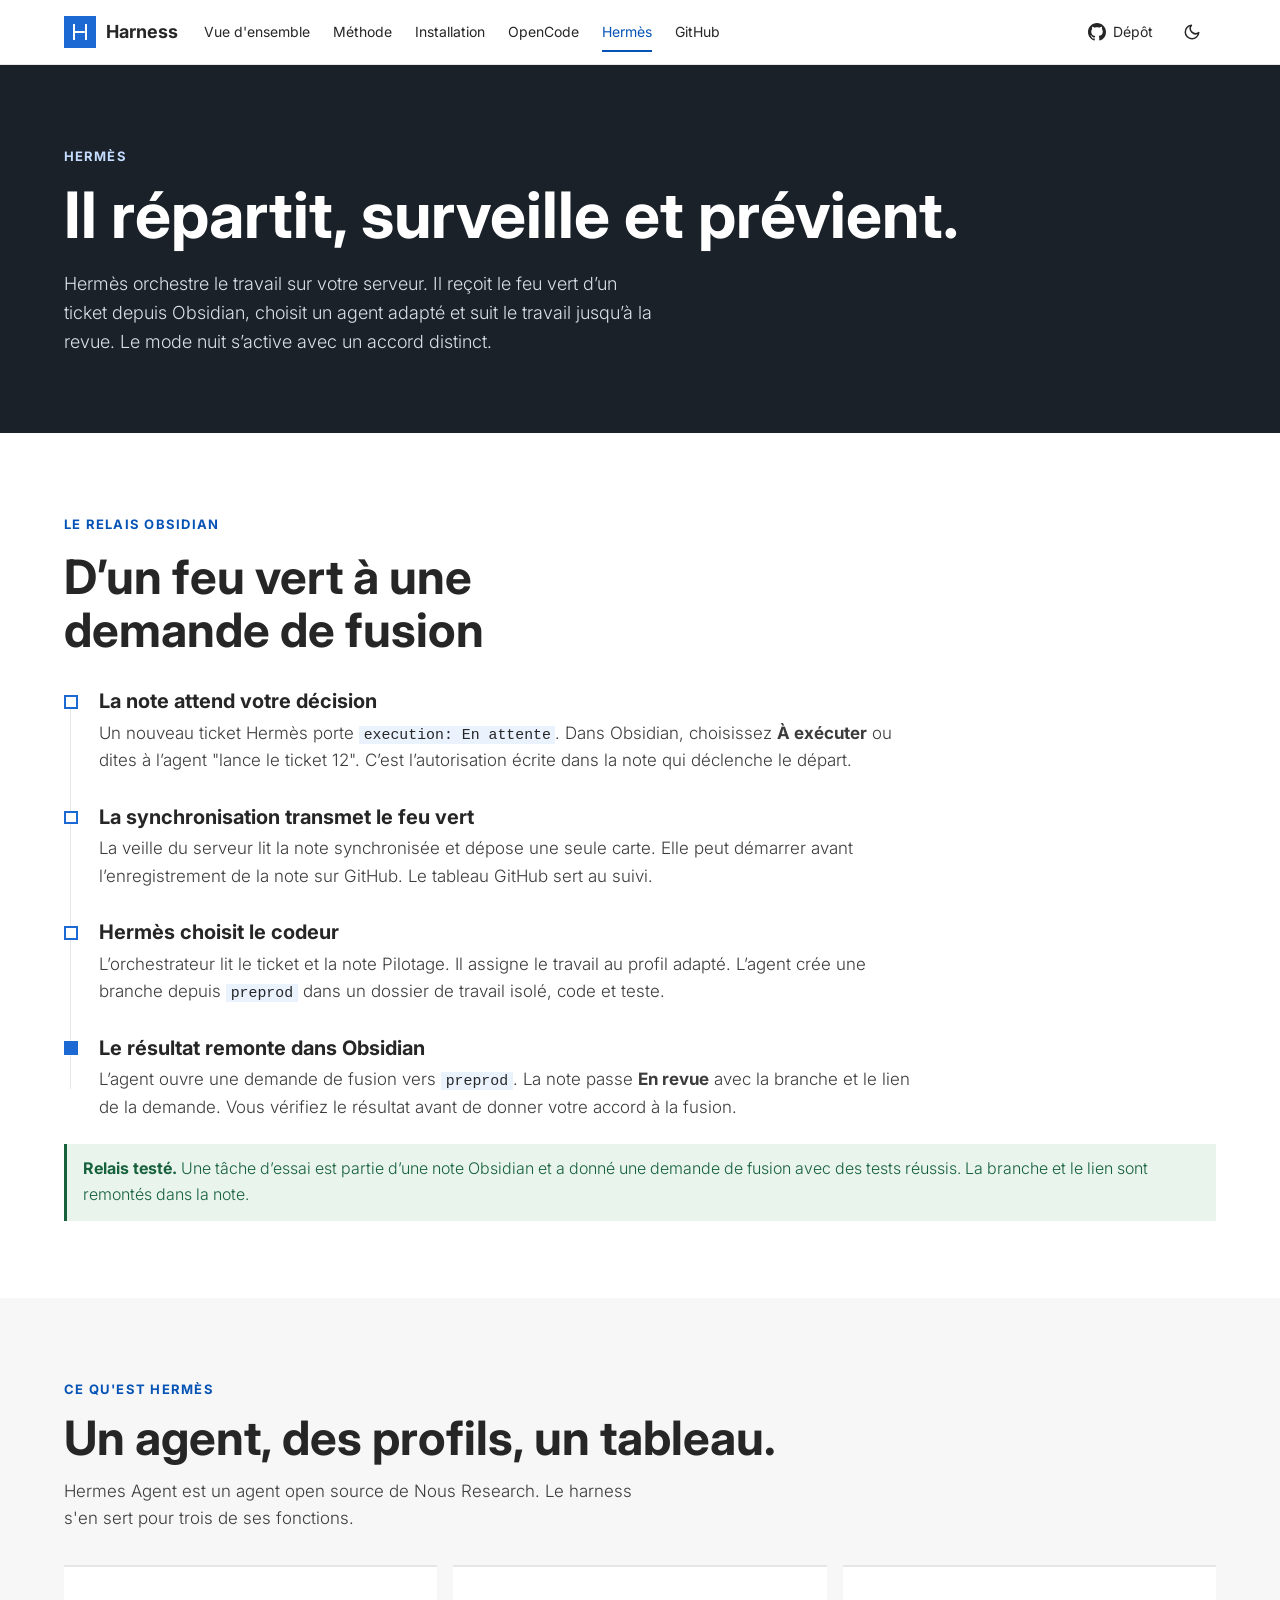
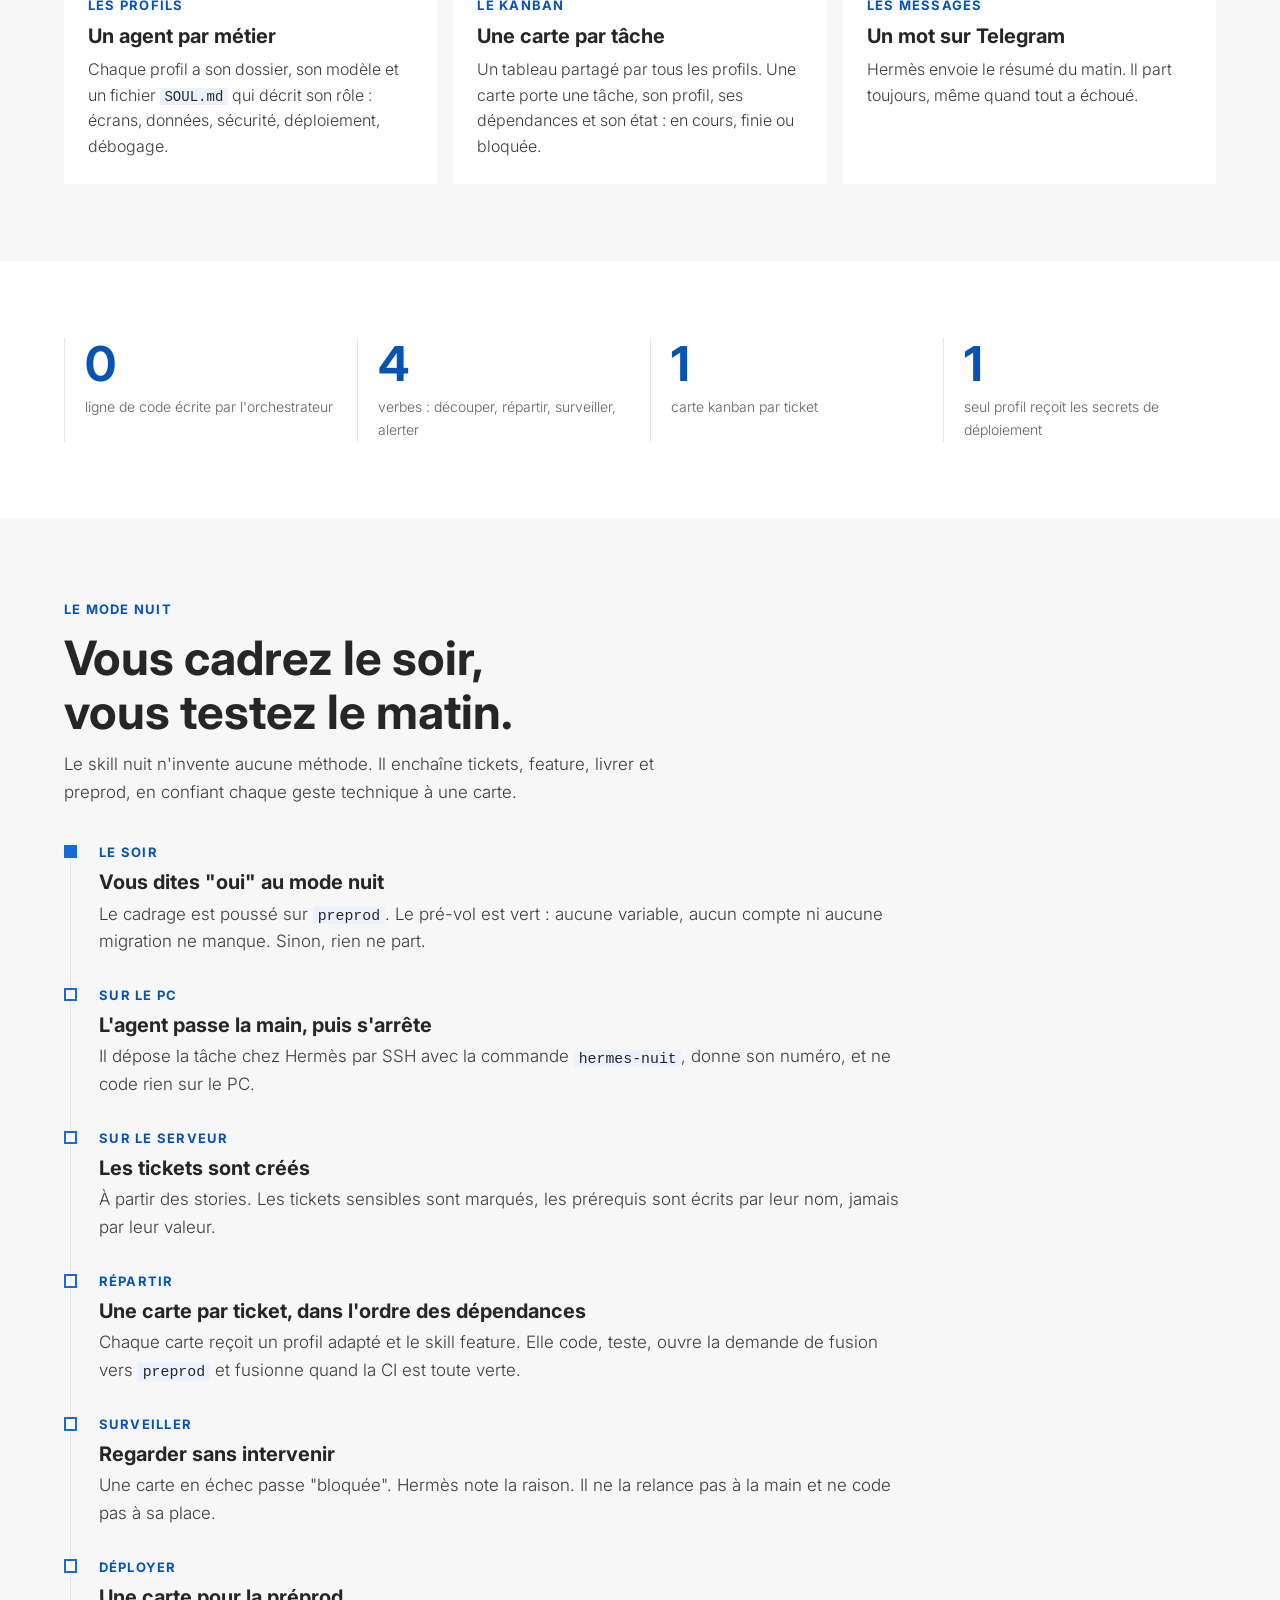
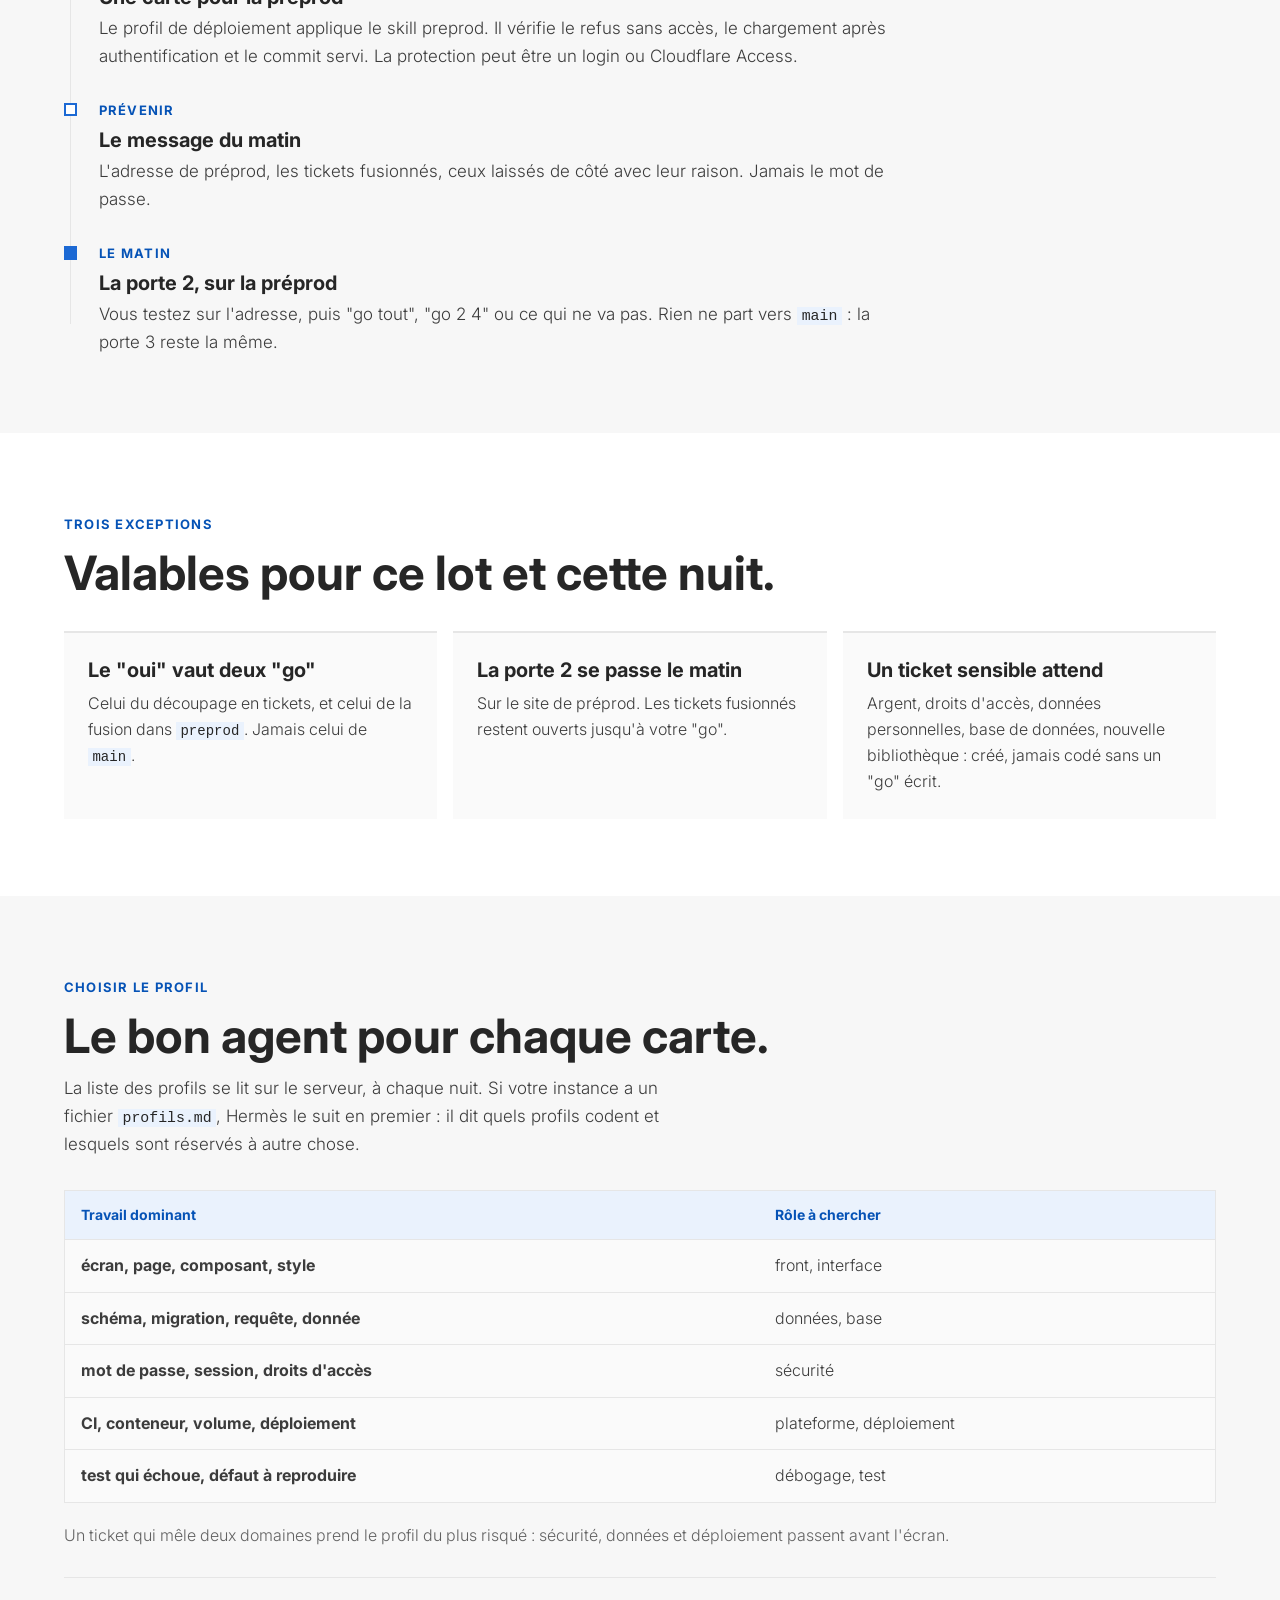
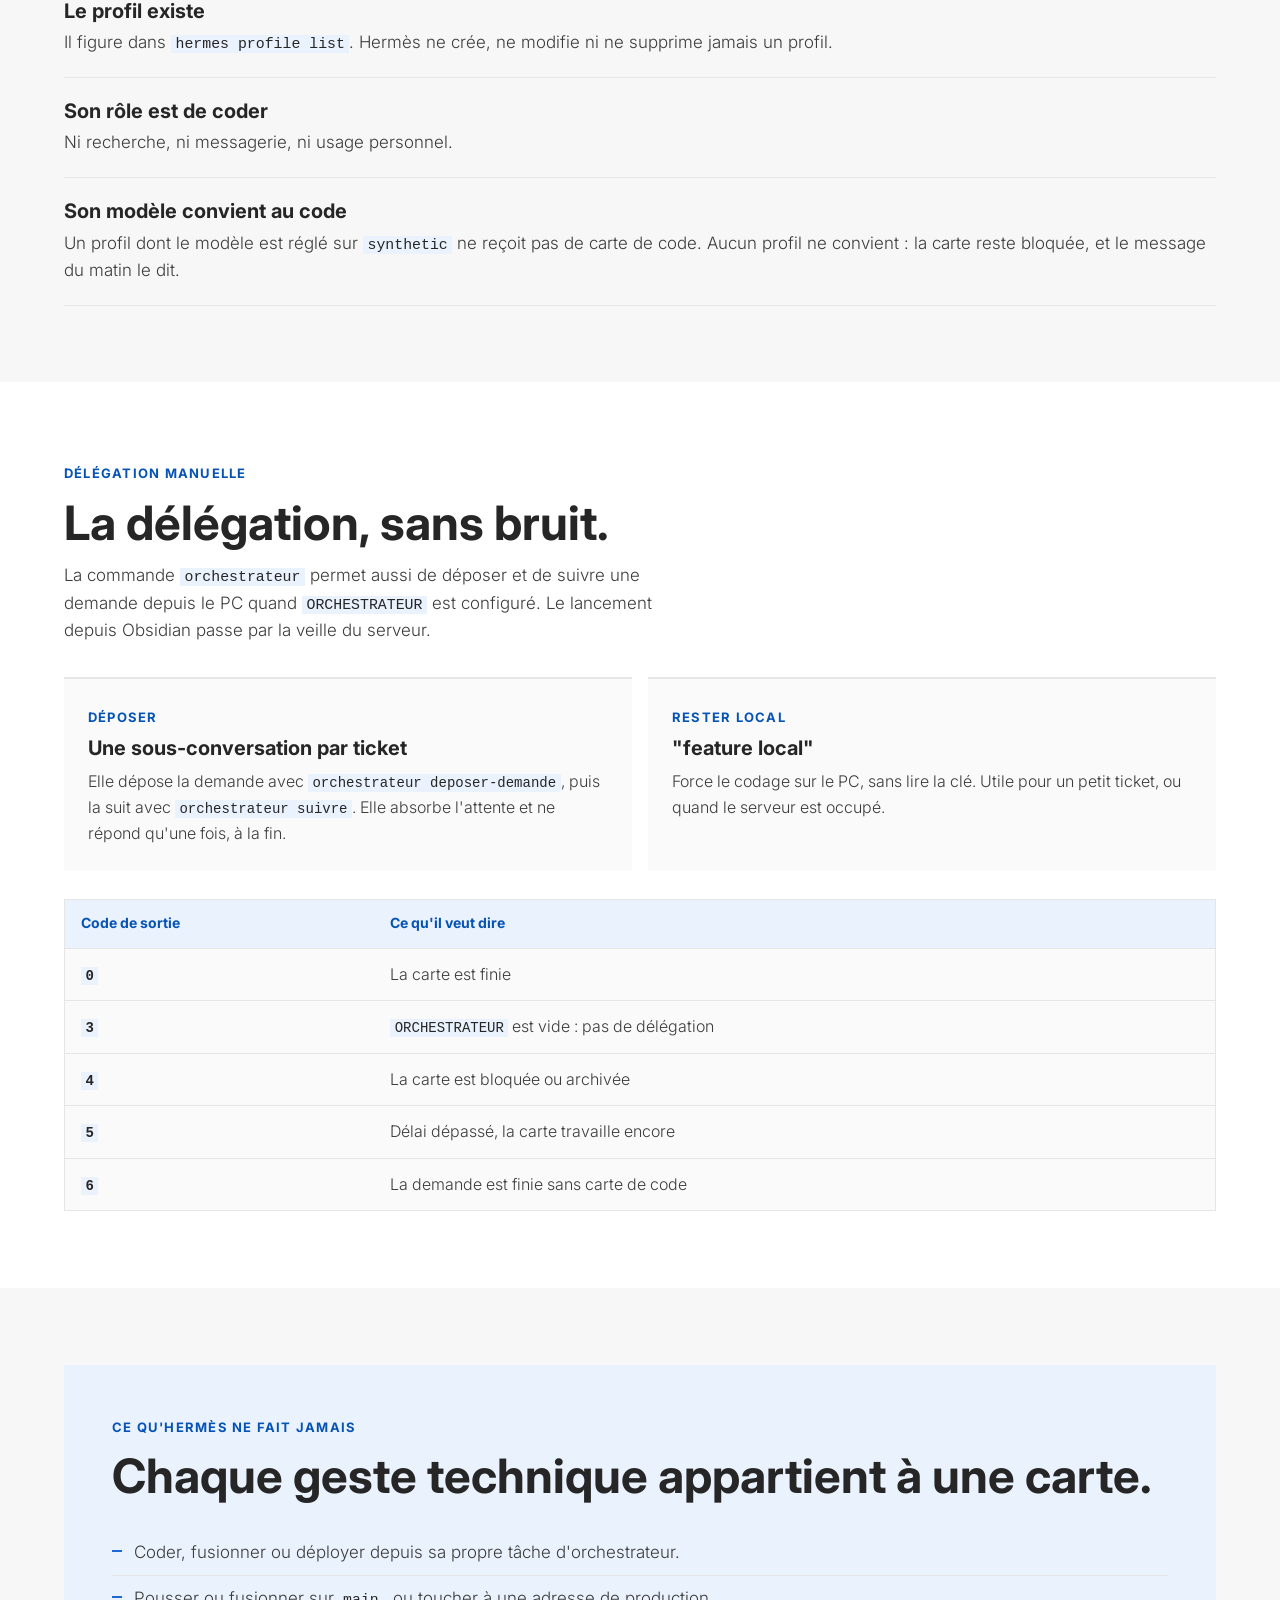
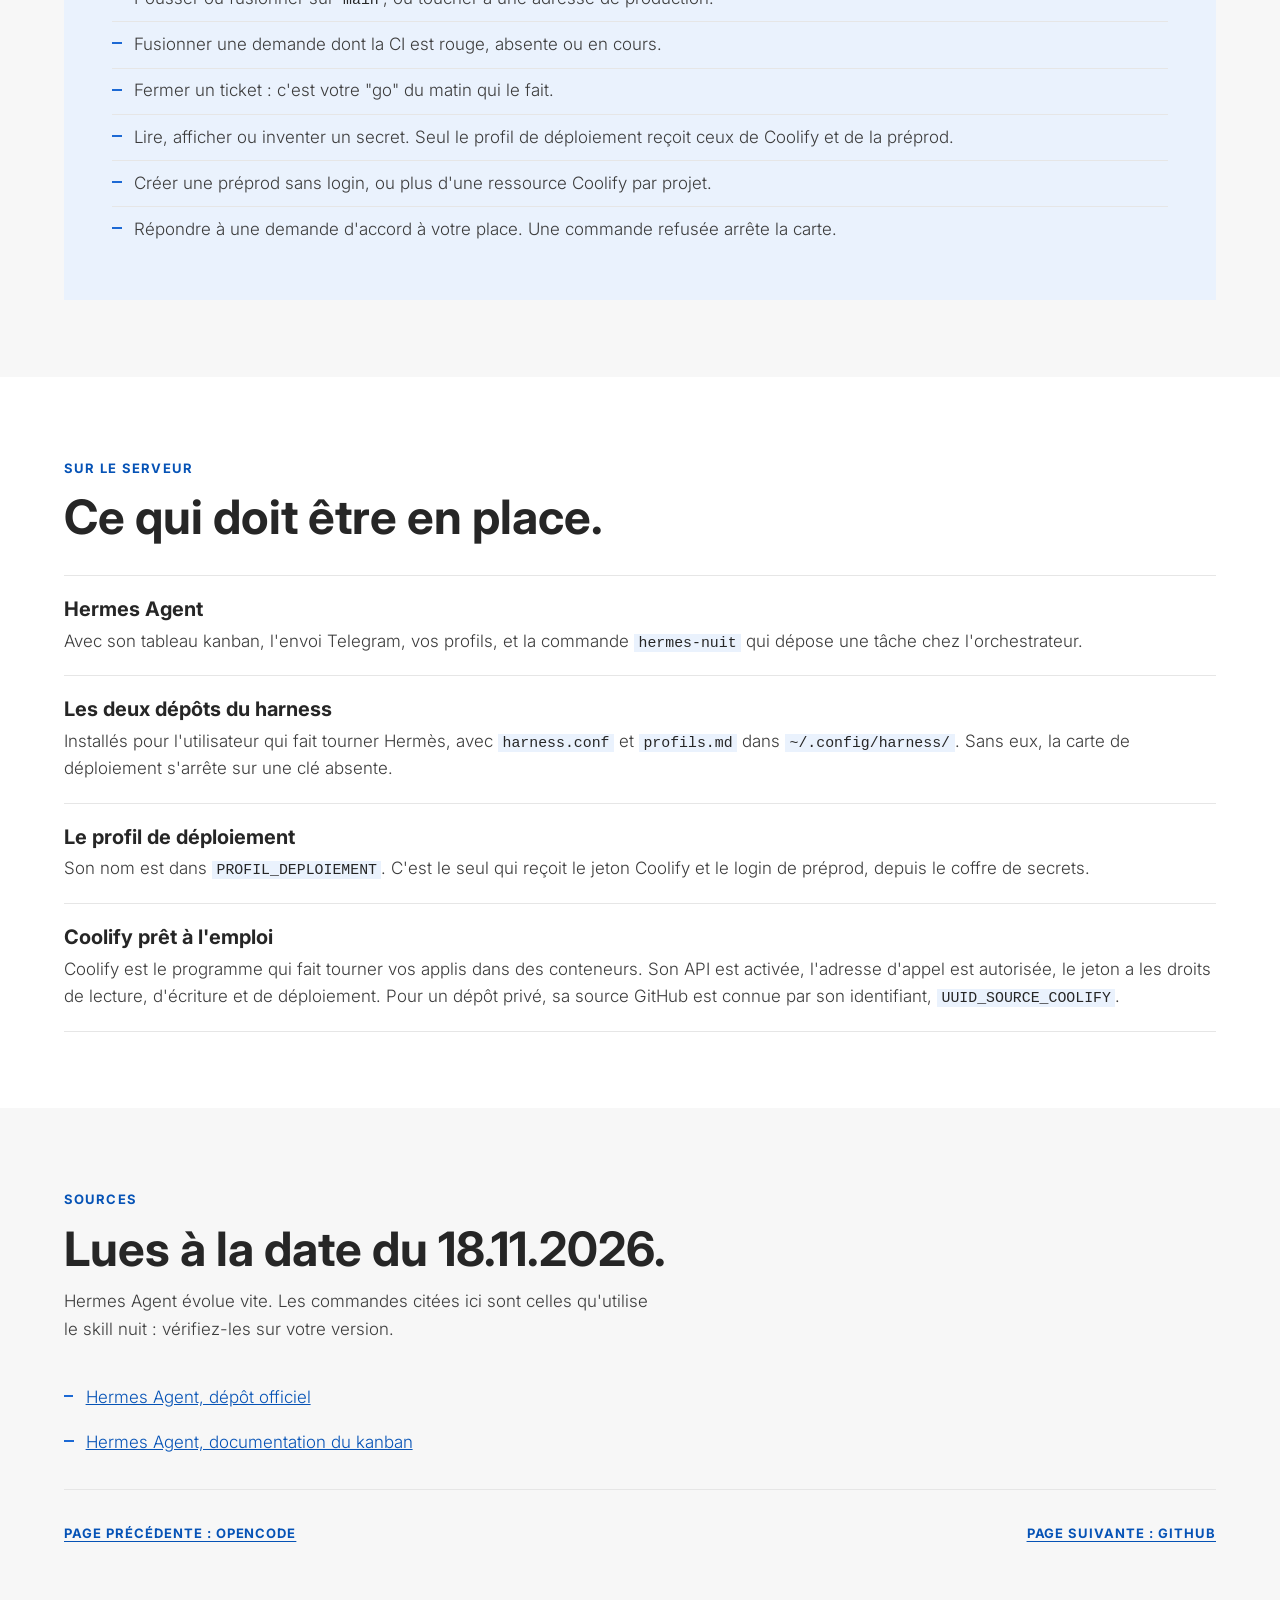
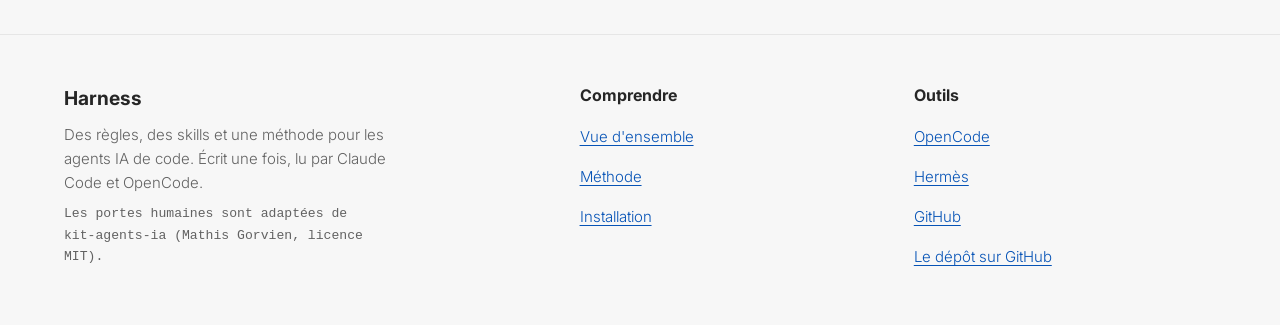
<file: site/hermes.html>
<!doctype html>
<html lang="fr">
<head>
<meta charset="utf-8">
<meta name="viewport" content="width=device-width, initial-scale=1">
<title>Harness : Hermès</title>
<meta name="description" content="Hermès, l'orchestrateur du serveur : le mode nuit, la délégation en journée, le choix des profils, et ce qu'il ne fait jamais.">
<script>(function (d) { try { var t = localStorage.getItem("harness-theme"); if (t === "light" || t === "dark") d.setAttribute("data-theme", t); } catch (e) {} })(document.documentElement)</script>
<link rel="preconnect" href="https://fonts.googleapis.com">
<link rel="preconnect" href="https://fonts.gstatic.com" crossorigin>
<link rel="stylesheet" href="https://fonts.googleapis.com/css2?family=Inter:wght@300;400;700&amp;display=swap">
<link rel="stylesheet" href="assets/style.css">
<script src="assets/site.js" defer></script>
</head>
<body>
<a class="saut" href="#contenu">Aller au contenu</a>
<nav class="nav" aria-label="Pages du site">
  <div class="nav-interieur">
    <a class="nav-logo" href="index.html"><span class="marque" aria-hidden="true"></span>Harness</a>
    <div class="nav-liens" id="pages">
      <a href="index.html">Vue d'ensemble</a>
      <a href="methode.html">Méthode</a>
      <a href="installation.html">Installation</a>
      <a href="opencode.html">OpenCode</a>
      <a href="hermes.html" aria-current="page">Hermès</a>
      <a href="github.html">GitHub</a>
    </div>
    <div class="nav-actions">
      <button class="nav-menu" type="button" aria-expanded="false" aria-controls="pages" hidden>Menu</button>
      <a class="nav-depot" href="https://github.com/mPelerin/harness" rel="noopener" aria-label="Le dépôt du harness sur GitHub"><svg viewBox="0 0 16 16" aria-hidden="true" fill="currentColor"><path d="M8 0C3.58 0 0 3.58 0 8c0 3.54 2.29 6.53 5.47 7.59.4.07.55-.17.55-.38 0-.19-.01-.82-.01-1.49-2.01.37-2.53-.49-2.69-.94-.09-.23-.48-.94-.82-1.13-.28-.15-.68-.52-.01-.53.63-.01 1.08.58 1.23.82.72 1.21 1.87.87 2.33.66.07-.52.28-.87.51-1.07-1.78-.2-3.64-.89-3.64-3.95 0-.87.31-1.59.82-2.15-.08-.2-.36-1.02.08-2.12 0 0 .67-.21 2.2.82.64-.18 1.32-.27 2-.27.68 0 1.36.09 2 .27 1.53-1.04 2.2-.82 2.2-.82.44 1.1.16 1.92.08 2.12.51.56.82 1.27.82 2.15 0 3.07-1.87 3.75-3.65 3.95.29.25.54.73.54 1.48 0 1.07-.01 1.93-.01 2.2 0 .21.15.46.55.38A8.01 8.01 0 0016 8c0-4.42-3.58-8-8-8z"/></svg><span>Dépôt</span></a>
      <button class="nav-theme" type="button" hidden aria-label="Changer de mode"><svg class="lune" viewBox="0 0 24 24" aria-hidden="true" fill="none" stroke="currentColor" stroke-width="2" stroke-linecap="round" stroke-linejoin="round"><path d="M21 12.8A9 9 0 1 1 11.2 3a7 7 0 0 0 9.8 9.8z"/></svg><svg class="soleil" viewBox="0 0 24 24" aria-hidden="true" fill="none" stroke="currentColor" stroke-width="2" stroke-linecap="round"><circle cx="12" cy="12" r="4"/><path d="M12 2v2M12 20v2M4.9 4.9l1.4 1.4M17.7 17.7l1.4 1.4M2 12h2M20 12h2M4.9 19.1l1.4-1.4M17.7 6.3l1.4-1.4"/></svg></button>
    </div>
  </div>
</nav>

<main id="contenu" tabindex="-1">
  <header class="hero">
    <div class="conteneur" data-decale="0.1">
      <span class="etiquette apparait">Hermès</span>
      <h1 class="apparait">Il répartit, <em>surveille</em> et prévient.</h1>
      <p class="hero-texte apparait">Hermès orchestre le travail sur votre serveur. Il reçoit le feu vert d’un ticket depuis Obsidian, choisit un agent adapté et suit le travail jusqu’à la revue. Le mode nuit s’active avec un accord distinct.</p>
    </div>
  </header>

  <section id="lancer-un-ticket">
    <div class="conteneur">
      <div class="titre-section">
        <p class="etiquette">Le relais Obsidian</p>
        <h2>D’un feu vert à une demande de fusion</h2>
      </div>
      <ol class="frise">
        <li><h3>La note attend votre décision</h3><p>Un nouveau ticket Hermès porte <code>execution: En attente</code>. Dans Obsidian, choisissez <strong>À exécuter</strong> ou dites à l’agent "lance le ticket 12". C’est l’autorisation écrite dans la note qui déclenche le départ.</p></li>
        <li><h3>La synchronisation transmet le feu vert</h3><p>La veille du serveur lit la note synchronisée et dépose une seule carte. Elle peut démarrer avant l’enregistrement de la note sur GitHub. Le tableau GitHub sert au suivi.</p></li>
        <li><h3>Hermès choisit le codeur</h3><p>L’orchestrateur lit le ticket et la note Pilotage. Il assigne le travail au profil adapté. L’agent crée une branche depuis <code>preprod</code> dans un dossier de travail isolé, code et teste.</p></li>
        <li class="porte"><h3>Le résultat remonte dans Obsidian</h3><p>L’agent ouvre une demande de fusion vers <code>preprod</code>. La note passe <strong>En revue</strong> avec la branche et le lien de la demande. Vous vérifiez le résultat avant de donner votre accord à la fusion.</p></li>
      </ol>
      <p class="encadre preuve"><strong>Relais testé.</strong> Une tâche d’essai est partie d’une note Obsidian et a donné une demande de fusion avec des tests réussis. La branche et le lien sont remontés dans la note.</p>
    </div>
  </section>

  <section>
    <div class="conteneur">
      <div class="titre-section">
        <span class="etiquette apparait">Ce qu'est Hermès</span>
        <h2 class="masque"><span>Un agent, <em>des profils</em>, un tableau.</span></h2>
        <p class="sous-titre apparait">Hermes Agent est un agent open source de Nous Research. Le harness s'en sert pour trois de ses fonctions.</p>
      </div>
      <div class="grille g3" data-decale="0.1">
        <article class="carte apparait"><span class="pastille">les profils</span><h3>Un agent par métier</h3><p>Chaque profil a son dossier, son modèle et un fichier <code>SOUL.md</code> qui décrit son rôle : écrans, données, sécurité, déploiement, débogage.</p></article>
        <article class="carte apparait"><span class="pastille">le kanban</span><h3>Une carte par tâche</h3><p>Un tableau partagé par tous les profils. Une carte porte une tâche, son profil, ses dépendances et son état : en cours, finie ou bloquée.</p></article>
        <article class="carte apparait"><span class="pastille">les messages</span><h3>Un mot sur Telegram</h3><p>Hermès envoie le résumé du matin. Il part toujours, même quand tout a échoué.</p></article>
      </div>
    </div>
  </section>

  <section>
    <div class="conteneur">
      <div class="chiffres" data-decale="0.1">
        <div class="chiffre apparait"><b>0</b><span>ligne de code écrite par l'orchestrateur</span></div>
        <div class="chiffre apparait"><b>4</b><span>verbes : découper, répartir, surveiller, alerter</span></div>
        <div class="chiffre apparait"><b>1</b><span>carte kanban par ticket</span></div>
        <div class="chiffre apparait"><b>1</b><span>seul profil reçoit les secrets de déploiement</span></div>
      </div>
    </div>
  </section>

  <section>
    <div class="conteneur">
      <div class="titre-section">
        <span class="etiquette apparait">Le mode nuit</span>
        <h2 class="masque"><span>Vous cadrez le soir, <em>vous testez</em> le matin.</span></h2>
        <p class="sous-titre apparait">Le skill nuit n'invente aucune méthode. Il enchaîne tickets, feature, livrer et preprod, en confiant chaque geste technique à une carte.</p>
      </div>
      <ol class="frise" data-decale="0.07">
        <li class="apparait porte"><span class="etiquette">Le soir</span><h3>Vous dites "oui" au mode nuit</h3><p>Le cadrage est poussé sur <code>preprod</code>. Le pré-vol est vert : aucune variable, aucun compte ni aucune migration ne manque. Sinon, rien ne part.</p></li>
        <li class="apparait"><span class="etiquette">Sur le PC</span><h3>L'agent passe la main, puis s'arrête</h3><p>Il dépose la tâche chez Hermès par SSH avec la commande <code>hermes-nuit</code>, donne son numéro, et ne code rien sur le PC.</p></li>
        <li class="apparait"><span class="etiquette">Sur le serveur</span><h3>Les tickets sont créés</h3><p>À partir des stories. Les tickets sensibles sont marqués, les prérequis sont écrits par leur nom, jamais par leur valeur.</p></li>
        <li class="apparait"><span class="etiquette">Répartir</span><h3>Une carte par ticket, dans l'ordre des dépendances</h3><p>Chaque carte reçoit un profil adapté et le skill feature. Elle code, teste, ouvre la demande de fusion vers <code>preprod</code> et fusionne quand la CI est toute verte.</p></li>
        <li class="apparait"><span class="etiquette">Surveiller</span><h3>Regarder sans intervenir</h3><p>Une carte en échec passe "bloquée". Hermès note la raison. Il ne la relance pas à la main et ne code pas à sa place.</p></li>
        <li class="apparait"><span class="etiquette">Déployer</span><h3>Une carte pour la préprod</h3><p>Le profil de déploiement applique le skill preprod. Il vérifie le refus sans accès, le chargement après authentification et le commit servi. La protection peut être un login ou Cloudflare Access.</p></li>
        <li class="apparait"><span class="etiquette">Prévenir</span><h3>Le message du matin</h3><p>L'adresse de préprod, les tickets fusionnés, ceux laissés de côté avec leur raison. Jamais le mot de passe.</p></li>
        <li class="apparait porte"><span class="etiquette">Le matin</span><h3>La porte 2, sur la préprod</h3><p>Vous testez sur l'adresse, puis "go tout", "go 2 4" ou ce qui ne va pas. Rien ne part vers <code>main</code> : la porte 3 reste la même.</p></li>
      </ol>
    </div>
  </section>

  <section>
    <div class="conteneur">
      <div class="titre-section">
        <span class="etiquette apparait">Trois exceptions</span>
        <h2 class="masque"><span>Valables pour <em>ce lot</em> et cette nuit.</span></h2>
      </div>
      <div class="grille g3" data-decale="0.1">
        <article class="carte apparait"><h3>Le "oui" vaut deux "go"</h3><p>Celui du découpage en tickets, et celui de la fusion dans <code>preprod</code>. Jamais celui de <code>main</code>.</p></article>
        <article class="carte apparait"><h3>La porte 2 se passe le matin</h3><p>Sur le site de préprod. Les tickets fusionnés restent ouverts jusqu'à votre "go".</p></article>
        <article class="carte apparait"><h3>Un ticket sensible attend</h3><p>Argent, droits d'accès, données personnelles, base de données, nouvelle bibliothèque : créé, jamais codé sans un "go" écrit.</p></article>
      </div>
    </div>
  </section>

  <section>
    <div class="conteneur">
      <div class="titre-section">
        <span class="etiquette apparait">Choisir le profil</span>
        <h2 class="masque"><span>Le bon agent <em>pour chaque carte</em>.</span></h2>
        <p class="sous-titre apparait">La liste des profils se lit sur le serveur, à chaque nuit. Si votre instance a un fichier <code>profils.md</code>, Hermès le suit en premier : il dit quels profils codent et lesquels sont réservés à autre chose.</p>
      </div>
      <div class="tableau-boite apparait">
        <table>
          <thead><tr><th>Travail dominant</th><th>Rôle à chercher</th></tr></thead>
          <tbody>
            <tr><td>écran, page, composant, style</td><td>front, interface</td></tr>
            <tr><td>schéma, migration, requête, donnée</td><td>données, base</td></tr>
            <tr><td>mot de passe, session, droits d'accès</td><td>sécurité</td></tr>
            <tr><td>CI, conteneur, volume, déploiement</td><td>plateforme, déploiement</td></tr>
            <tr><td>test qui échoue, défaut à reproduire</td><td>débogage, test</td></tr>
          </tbody>
        </table>
      </div>
      <p class="gris apparait" style="margin-top:20px;font-size:16px">Un ticket qui mêle deux domaines prend le profil du plus risqué : sécurité, données et déploiement passent avant l'écran.</p>
      <ol class="numerotee" data-decale="0.08" style="margin-top:28px">
        <li class="apparait"><div><h3>Le profil existe</h3><p>Il figure dans <code>hermes profile list</code>. Hermès ne crée, ne modifie ni ne supprime jamais un profil.</p></div></li>
        <li class="apparait"><div><h3>Son rôle est de coder</h3><p>Ni recherche, ni messagerie, ni usage personnel.</p></div></li>
        <li class="apparait"><div><h3>Son modèle convient au code</h3><p>Un profil dont le modèle est réglé sur <code>synthetic</code> ne reçoit pas de carte de code. Aucun profil ne convient : la carte reste bloquée, et le message du matin le dit.</p></div></li>
      </ol>
    </div>
  </section>

  <section>
    <div class="conteneur">
      <div class="titre-section">
        <span class="etiquette apparait">Délégation manuelle</span>
        <h2 class="masque"><span>La délégation, <em>sans bruit</em>.</span></h2>
        <p class="sous-titre apparait">La commande <code>orchestrateur</code> permet aussi de déposer et de suivre une demande depuis le PC quand <code>ORCHESTRATEUR</code> est configuré. Le lancement depuis Obsidian passe par la veille du serveur.</p>
      </div>
      <div class="grille g2" data-decale="0.1">
        <article class="carte apparait"><span class="pastille">déposer</span><h3>Une sous-conversation par ticket</h3><p>Elle dépose la demande avec <code>orchestrateur deposer-demande</code>, puis la suit avec <code>orchestrateur suivre</code>. Elle absorbe l'attente et ne répond qu'une fois, à la fin.</p></article>
        <article class="carte apparait"><span class="pastille">rester local</span><h3>"feature local"</h3><p>Force le codage sur le PC, sans lire la clé. Utile pour un petit ticket, ou quand le serveur est occupé.</p></article>
      </div>
      <div class="tableau-boite apparait" style="margin-top:28px">
        <table>
          <thead><tr><th>Code de sortie</th><th>Ce qu'il veut dire</th></tr></thead>
          <tbody>
            <tr><td><code>0</code></td><td>La carte est finie</td></tr>
            <tr><td><code>3</code></td><td><code>ORCHESTRATEUR</code> est vide : pas de délégation</td></tr>
            <tr><td><code>4</code></td><td>La carte est bloquée ou archivée</td></tr>
            <tr><td><code>5</code></td><td>Délai dépassé, la carte travaille encore</td></tr>
            <tr><td><code>6</code></td><td>La demande est finie sans carte de code</td></tr>
          </tbody>
        </table>
      </div>
    </div>
  </section>

  <section>
    <div class="conteneur">
      <div class="sombre apparait">
        <span class="etiquette">Ce qu'Hermès ne fait jamais</span>
        <h2 class="masque" style="margin-bottom:28px"><span>Chaque geste technique <em>appartient</em> à une carte.</span></h2>
        <ul class="puces">
          <li>Coder, fusionner ou déployer depuis sa propre tâche d'orchestrateur.</li>
          <li>Pousser ou fusionner sur <code>main</code>, ou toucher à une adresse de production.</li>
          <li>Fusionner une demande dont la CI est rouge, absente ou en cours.</li>
          <li>Fermer un ticket : c'est votre "go" du matin qui le fait.</li>
          <li>Lire, afficher ou inventer un secret. Seul le profil de déploiement reçoit ceux de Coolify et de la préprod.</li>
          <li>Créer une préprod sans login, ou plus d'une ressource Coolify par projet.</li>
          <li>Répondre à une demande d'accord à votre place. Une commande refusée arrête la carte.</li>
        </ul>
      </div>
    </div>
  </section>

  <section>
    <div class="conteneur">
      <div class="titre-section">
        <span class="etiquette apparait">Sur le serveur</span>
        <h2 class="masque"><span>Ce qui doit être <em>en place</em>.</span></h2>
      </div>
      <ol class="numerotee" data-decale="0.06">
        <li class="apparait"><div><h3>Hermes Agent</h3><p>Avec son tableau kanban, l'envoi Telegram, vos profils, et la commande <code>hermes-nuit</code> qui dépose une tâche chez l'orchestrateur.</p></div></li>
        <li class="apparait"><div><h3>Les deux dépôts du harness</h3><p>Installés pour l'utilisateur qui fait tourner Hermès, avec <code>harness.conf</code> et <code>profils.md</code> dans <code>~/.config/harness/</code>. Sans eux, la carte de déploiement s'arrête sur une clé absente.</p></div></li>
        <li class="apparait"><div><h3>Le profil de déploiement</h3><p>Son nom est dans <code>PROFIL_DEPLOIEMENT</code>. C'est le seul qui reçoit le jeton Coolify et le login de préprod, depuis le coffre de secrets.</p></div></li>
        <li class="apparait"><div><h3>Coolify prêt à l'emploi</h3><p>Coolify est le programme qui fait tourner vos applis dans des conteneurs. Son API est activée, l'adresse d'appel est autorisée, le jeton a les droits de lecture, d'écriture et de déploiement. Pour un dépôt privé, sa source GitHub est connue par son identifiant, <code>UUID_SOURCE_COOLIFY</code>.</p></div></li>
      </ol>
    </div>
  </section>

  <section>
    <div class="conteneur">
      <div class="titre-section">
        <span class="etiquette apparait">Sources</span>
        <h2 class="masque"><span>Lues à la date du 18.11.2026.</span></h2>
        <p class="sous-titre apparait">Hermes Agent évolue vite. Les commandes citées ici sont celles qu'utilise le skill nuit : vérifiez-les sur votre version.</p>
      </div>
      <ul class="puces apparait">
        <li><a href="https://github.com/NousResearch/hermes-agent">Hermes Agent, dépôt officiel</a></li>
        <li><a href="https://hermes-agent.nousresearch.com/docs/user-guide/features/kanban">Hermes Agent, documentation du kanban</a></li>
      </ul>
      <div class="suivant">
        <a class="lien-fleche" href="opencode.html">Page précédente : OpenCode</a>
        <a class="lien-fleche" href="github.html">Page suivante : GitHub</a>
      </div>
    </div>
  </section>
</main>

<footer class="pied">
  <div class="conteneur pied-grille">
    <div>
      <b>Harness</b>
      <p>Des règles, des skills et une méthode pour les agents IA de code. Écrit une fois, lu par Claude Code et OpenCode.</p>
      <p class="mono">Les portes humaines sont adaptées de kit-agents-ia (Mathis Gorvien, licence MIT).</p>
    </div>
    <div><h4>Comprendre</h4><ul><li><a href="index.html">Vue d'ensemble</a></li><li><a href="methode.html">Méthode</a></li><li><a href="installation.html">Installation</a></li></ul></div>
    <div><h4>Outils</h4><ul><li><a href="opencode.html">OpenCode</a></li><li><a href="hermes.html">Hermès</a></li><li><a href="github.html">GitHub</a></li><li><a href="https://github.com/mPelerin/harness" rel="noopener">Le dépôt sur GitHub</a></li></ul></div>
  </div>
</footer>
</body>
</html>
</file>
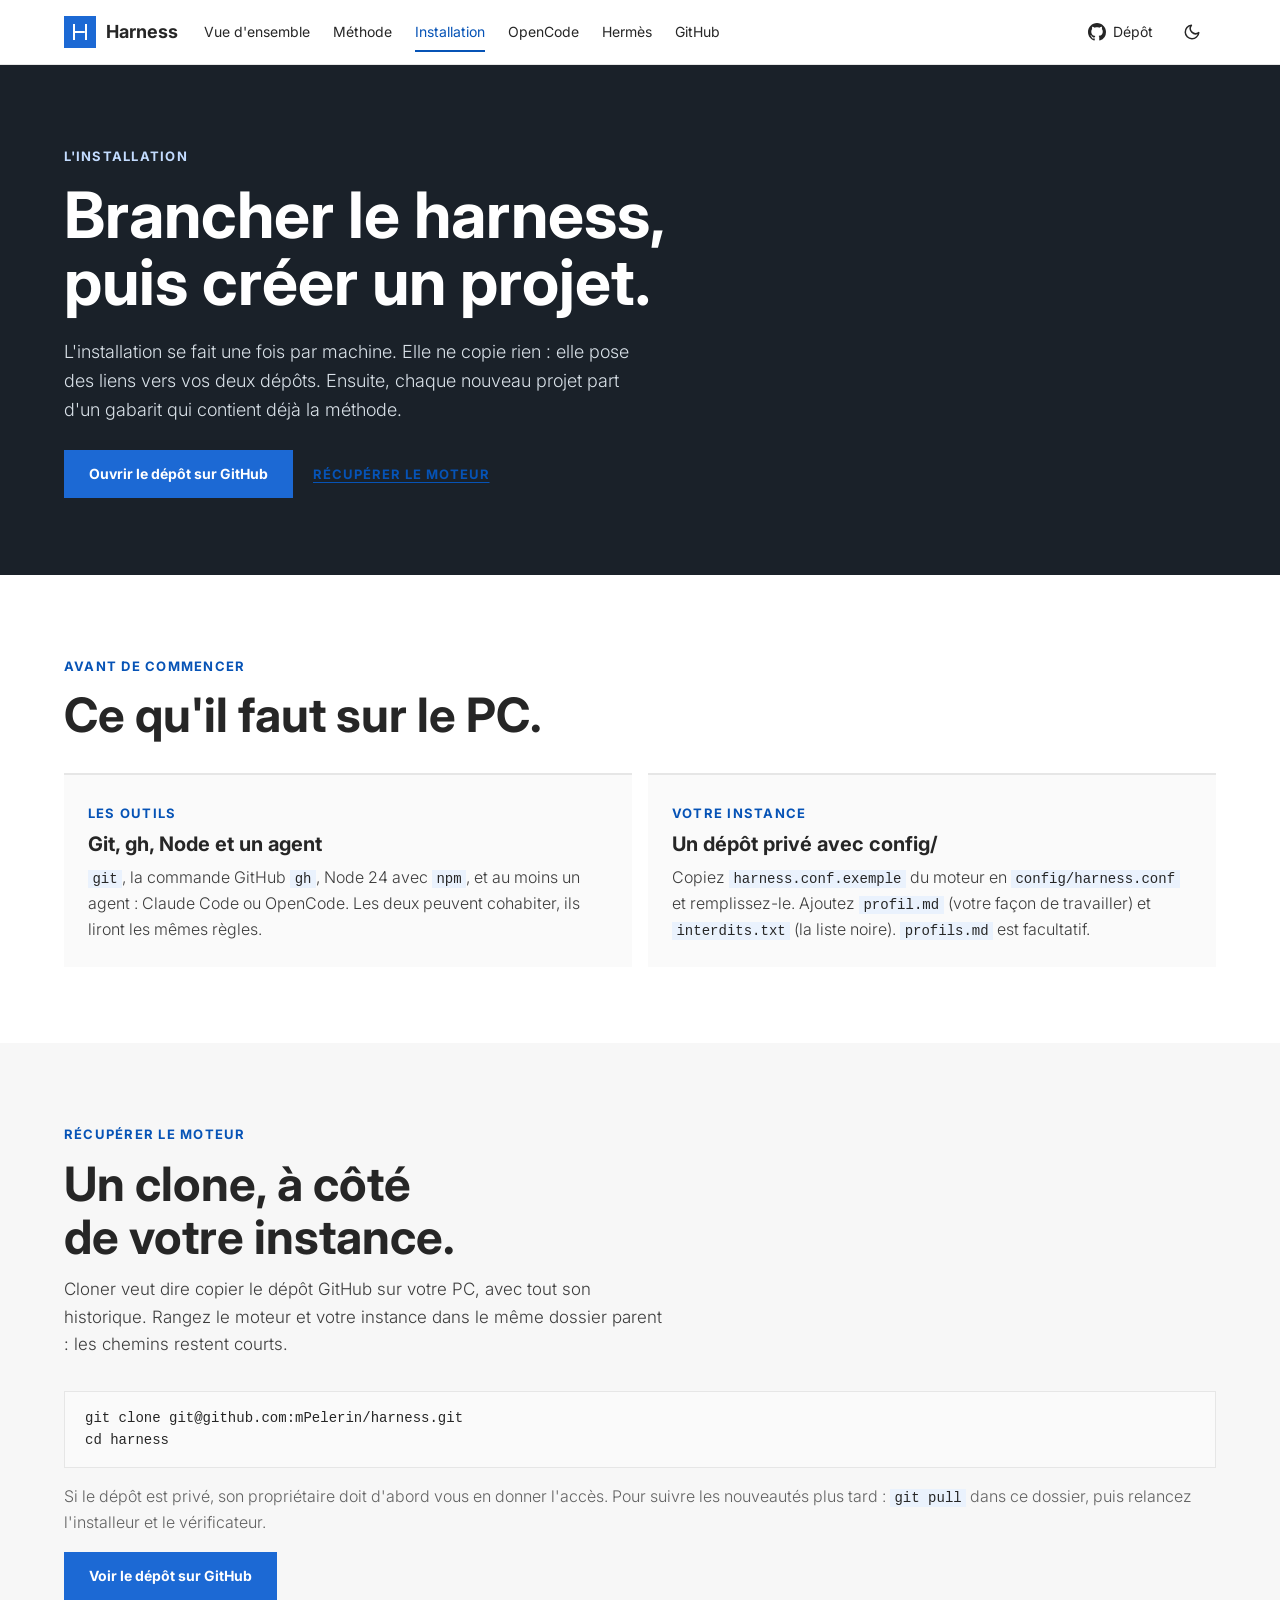
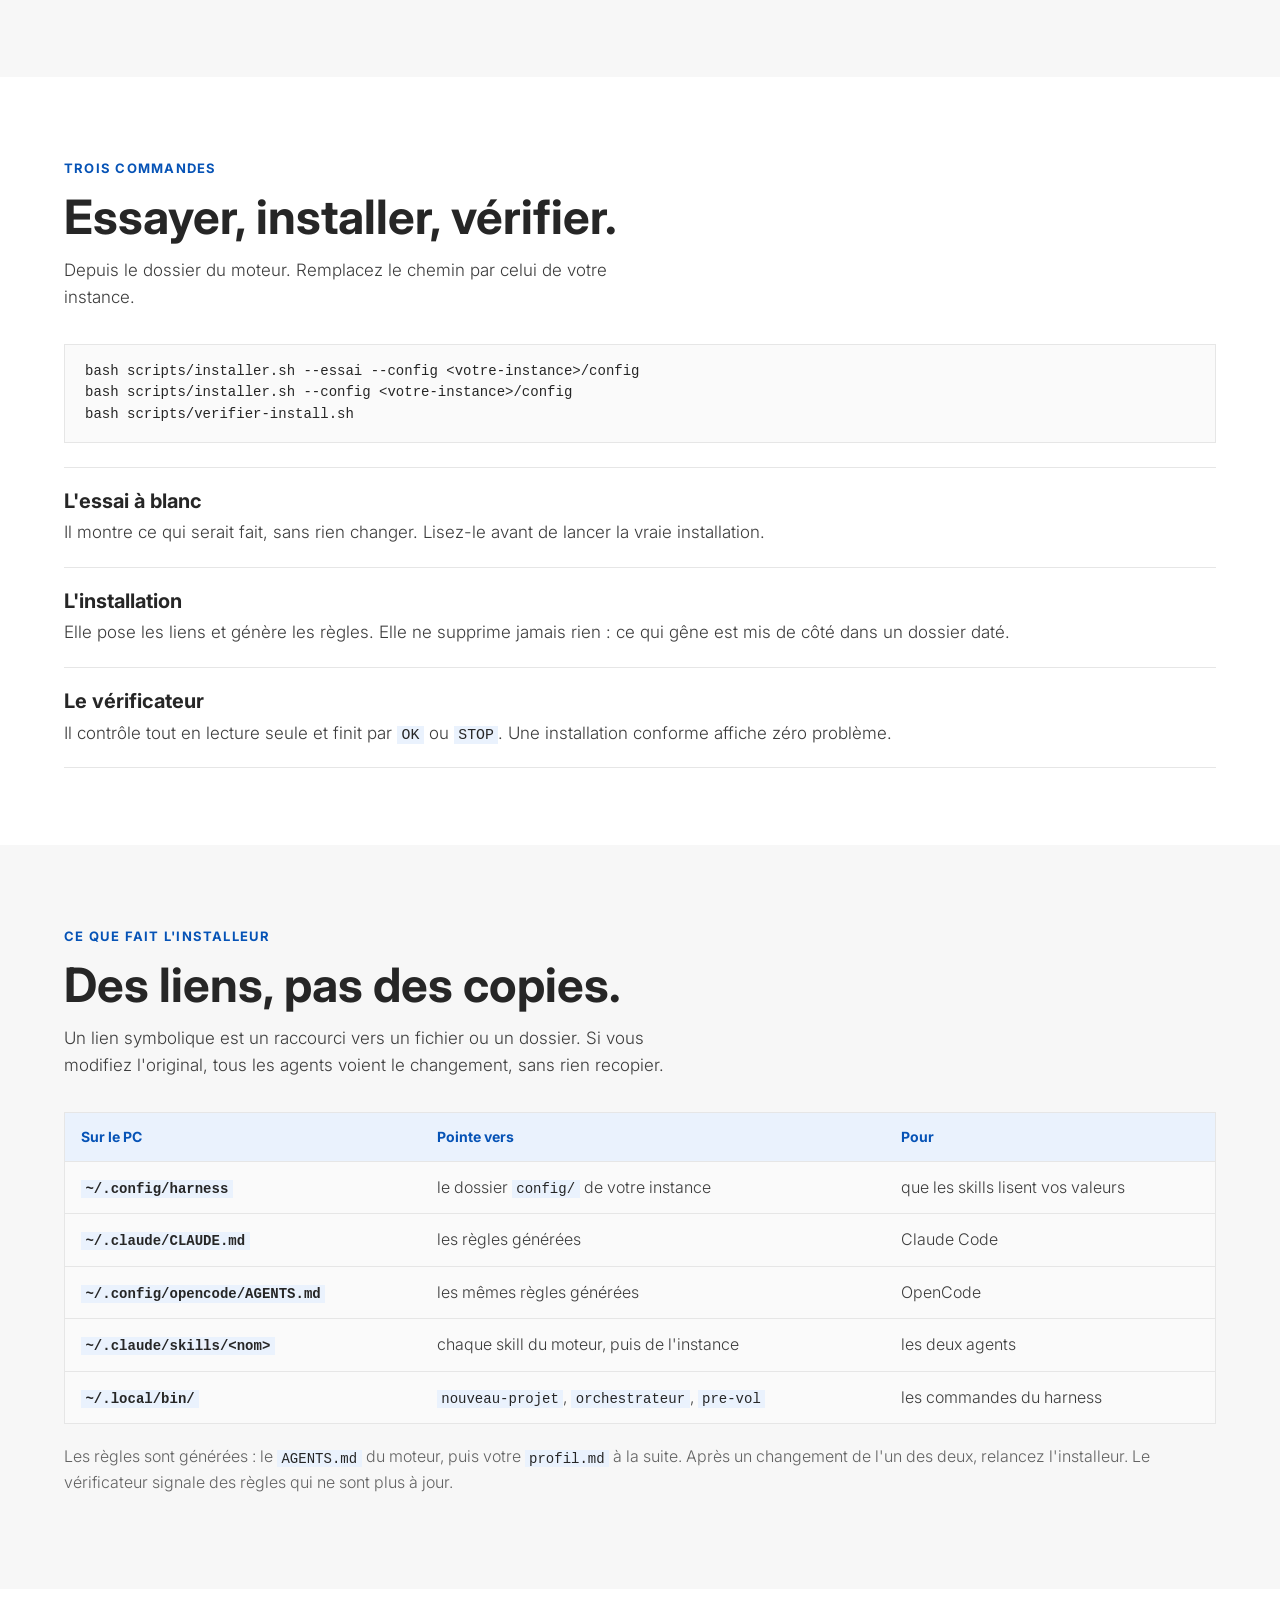
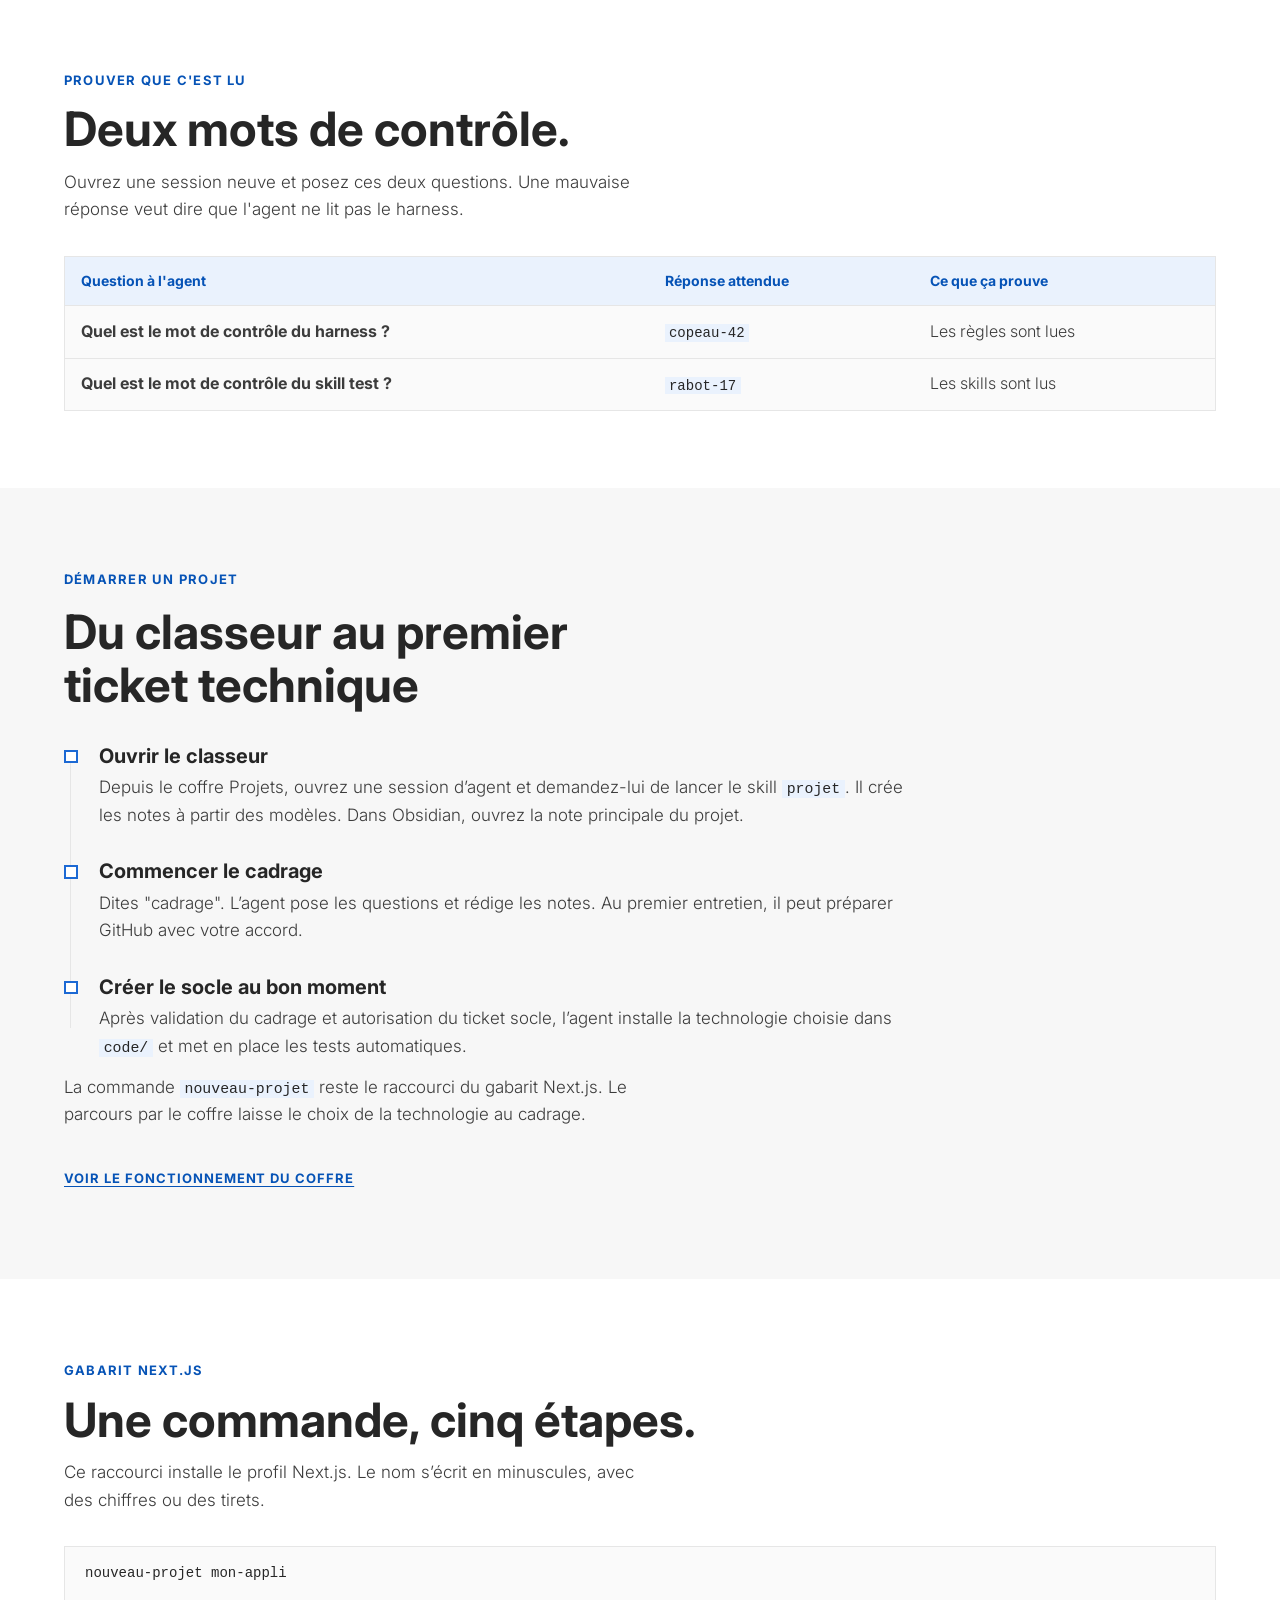
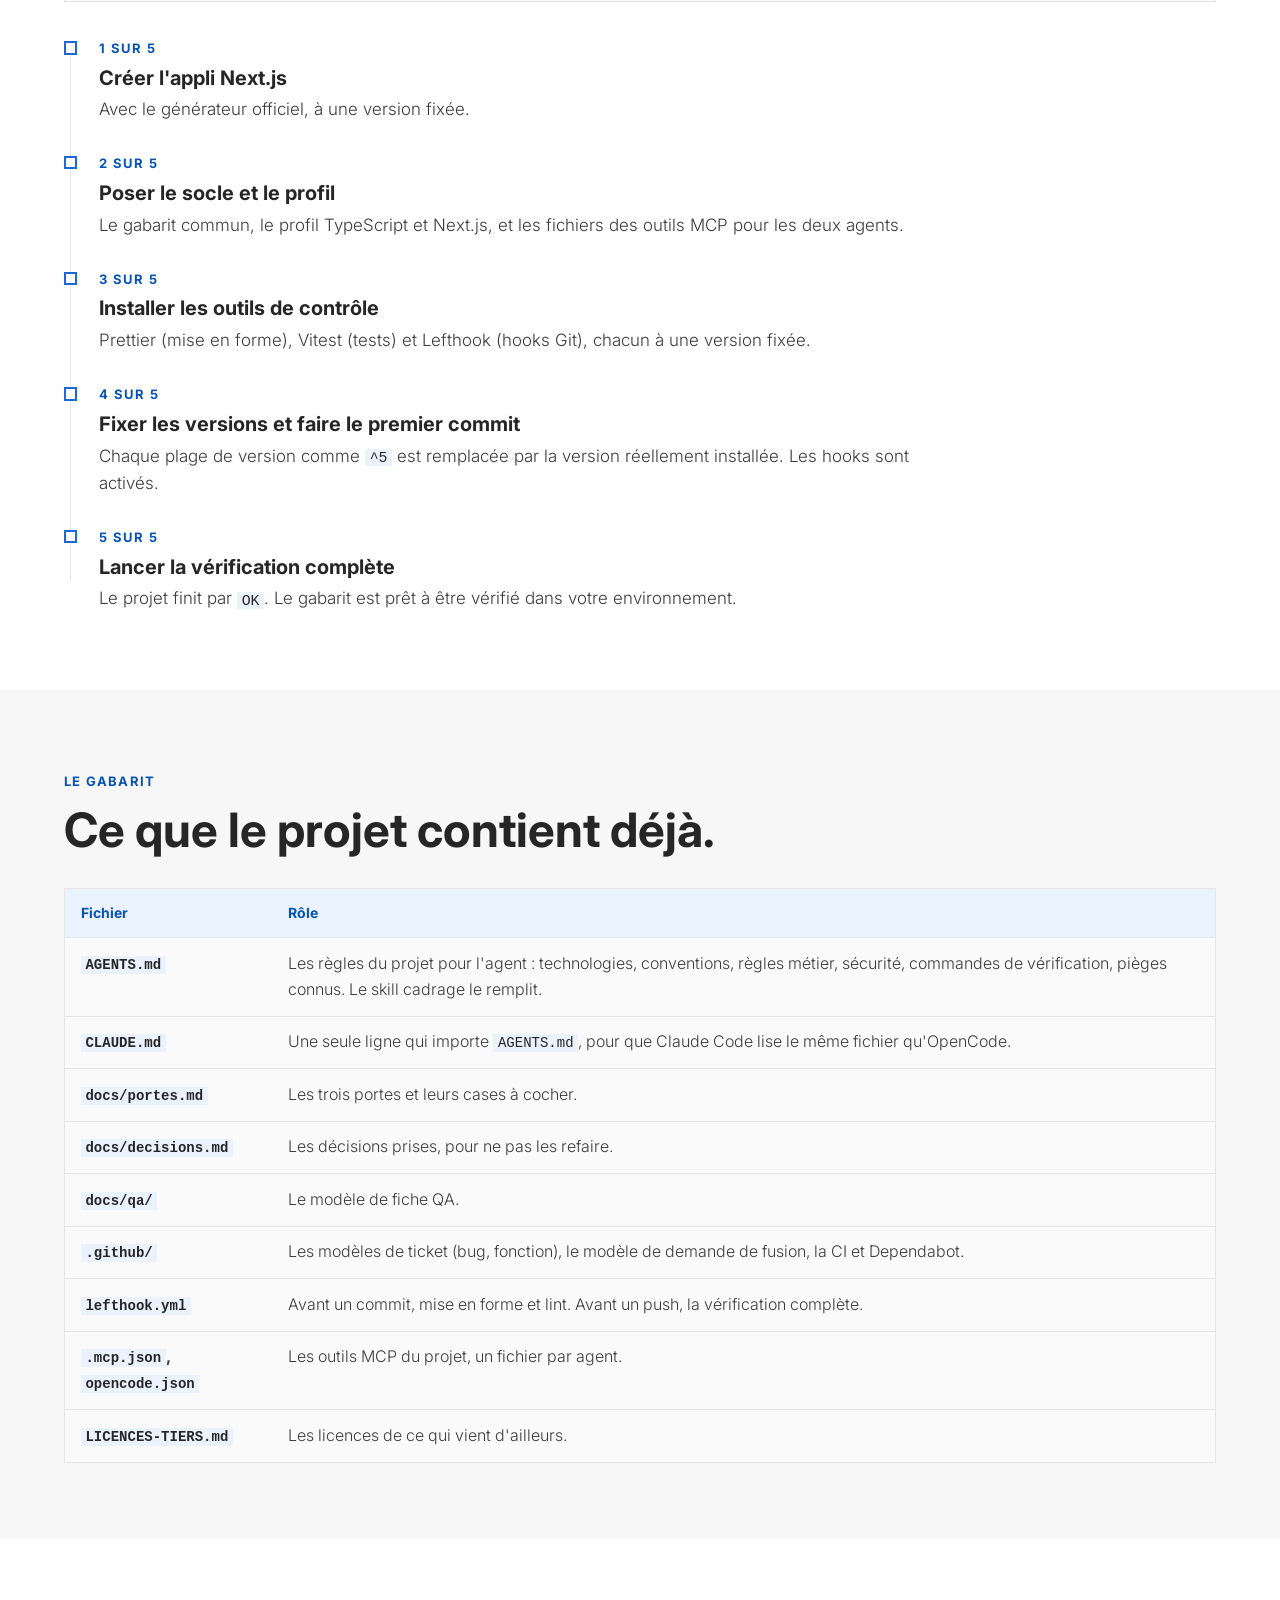
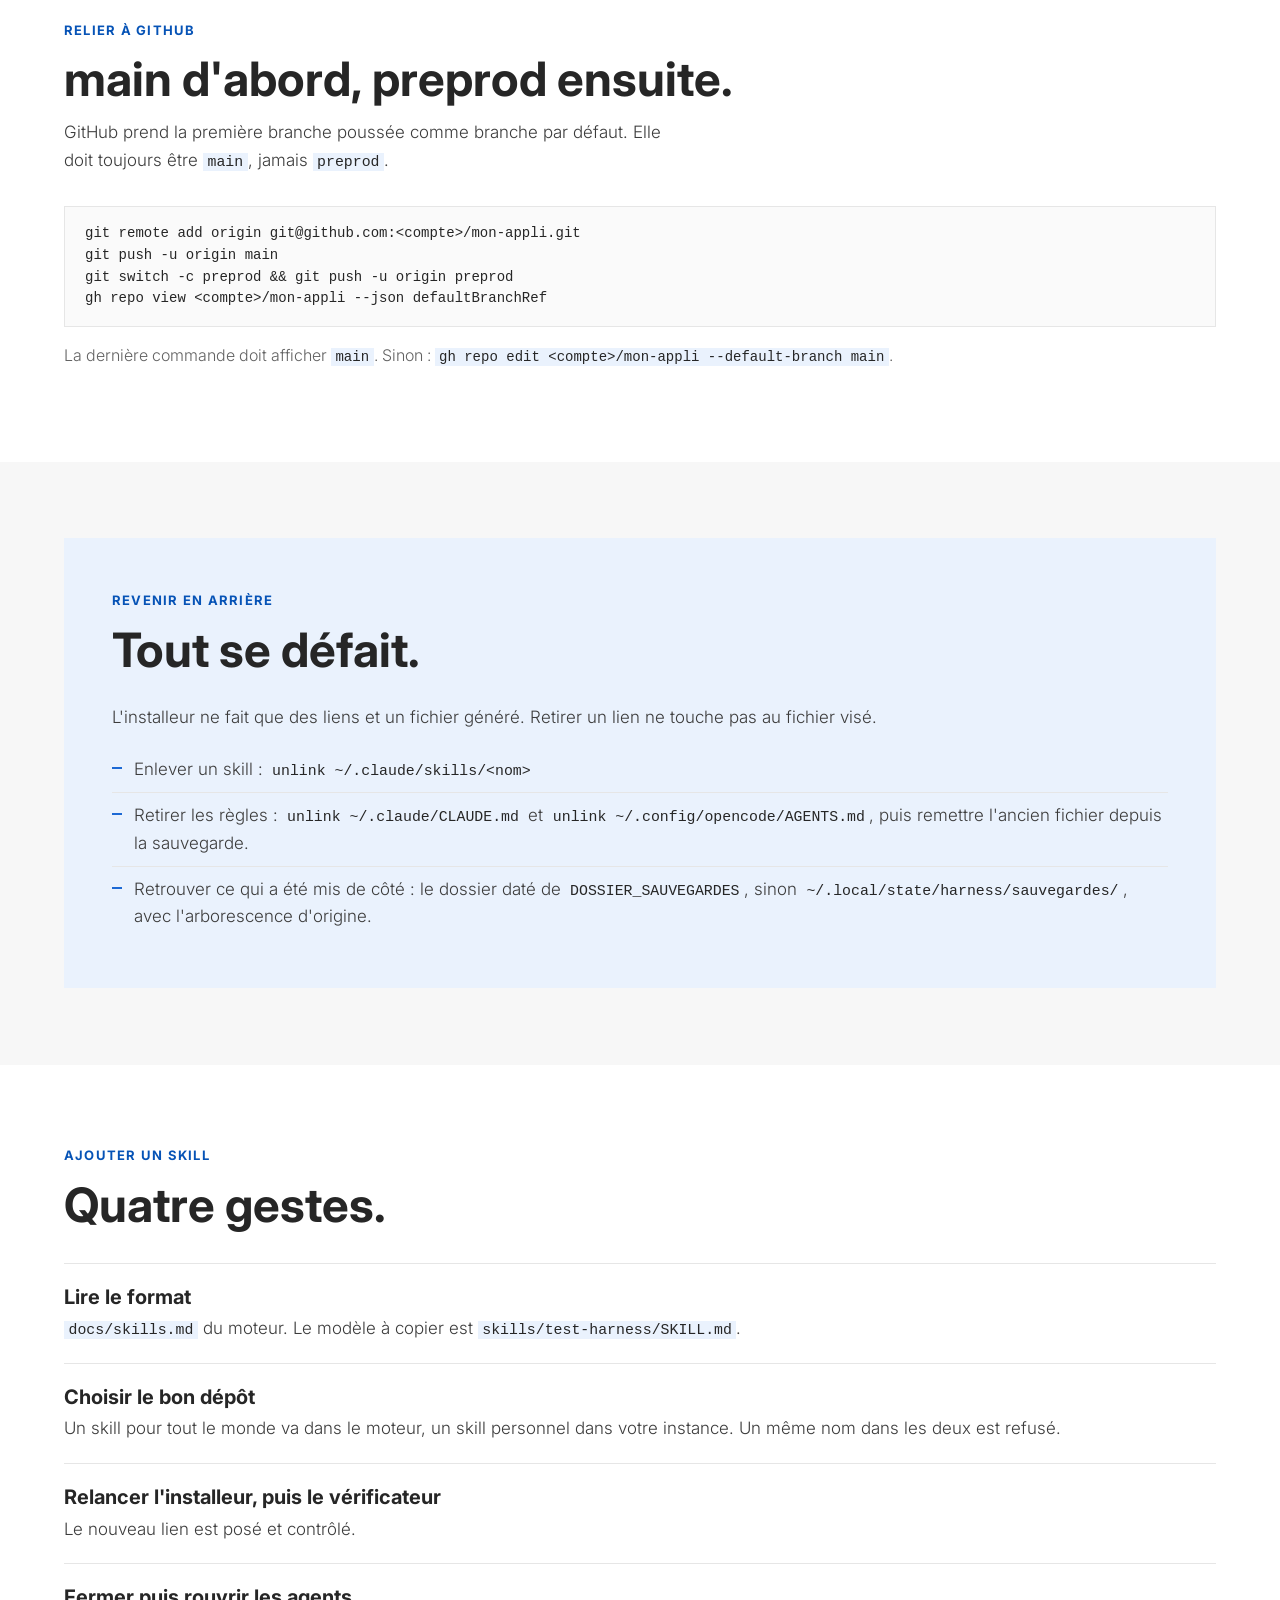
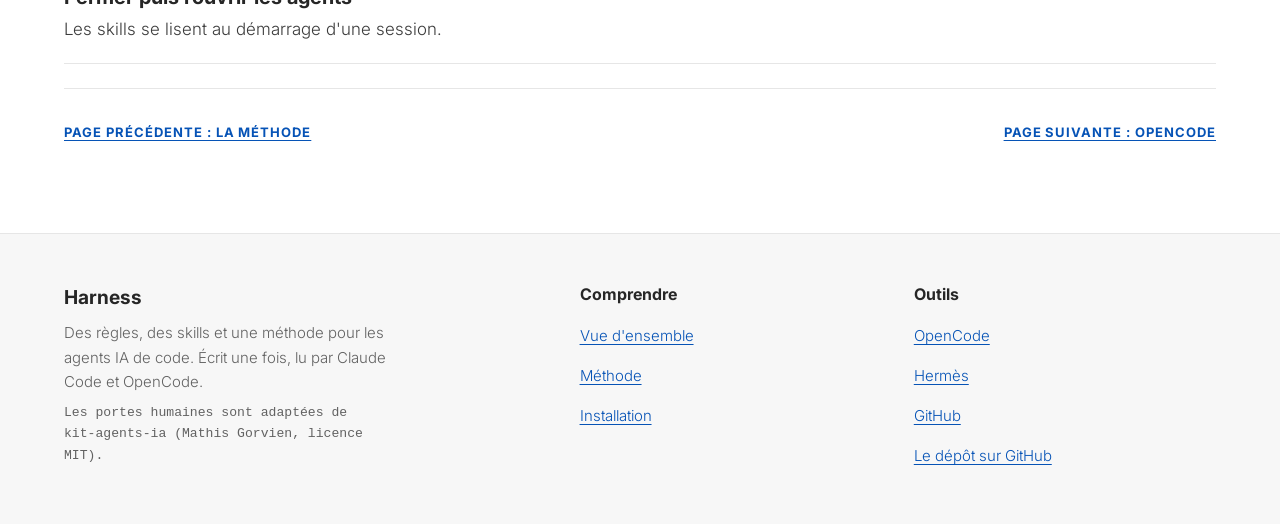
<file: site/installation.html>
<!doctype html>
<html lang="fr">
<head>
<meta charset="utf-8">
<meta name="viewport" content="width=device-width, initial-scale=1">
<title>Harness : l'installation</title>
<meta name="description" content="Installer le harness sur votre PC, prouver qu'il est lu, puis créer un projet qui l'utilise.">
<script>(function (d) { try { var t = localStorage.getItem("harness-theme"); if (t === "light" || t === "dark") d.setAttribute("data-theme", t); } catch (e) {} })(document.documentElement)</script>
<link rel="preconnect" href="https://fonts.googleapis.com">
<link rel="preconnect" href="https://fonts.gstatic.com" crossorigin>
<link rel="stylesheet" href="https://fonts.googleapis.com/css2?family=Inter:wght@300;400;700&amp;display=swap">
<link rel="stylesheet" href="assets/style.css">
<script src="assets/site.js" defer></script>
</head>
<body>
<a class="saut" href="#contenu">Aller au contenu</a>
<nav class="nav" aria-label="Pages du site">
  <div class="nav-interieur">
    <a class="nav-logo" href="index.html"><span class="marque" aria-hidden="true"></span>Harness</a>
    <div class="nav-liens" id="pages">
      <a href="index.html">Vue d'ensemble</a>
      <a href="methode.html">Méthode</a>
      <a href="installation.html" aria-current="page">Installation</a>
      <a href="opencode.html">OpenCode</a>
      <a href="hermes.html">Hermès</a>
      <a href="github.html">GitHub</a>
    </div>
    <div class="nav-actions">
      <button class="nav-menu" type="button" aria-expanded="false" aria-controls="pages" hidden>Menu</button>
      <a class="nav-depot" href="https://github.com/mPelerin/harness" rel="noopener" aria-label="Le dépôt du harness sur GitHub"><svg viewBox="0 0 16 16" aria-hidden="true" fill="currentColor"><path d="M8 0C3.58 0 0 3.58 0 8c0 3.54 2.29 6.53 5.47 7.59.4.07.55-.17.55-.38 0-.19-.01-.82-.01-1.49-2.01.37-2.53-.49-2.69-.94-.09-.23-.48-.94-.82-1.13-.28-.15-.68-.52-.01-.53.63-.01 1.08.58 1.23.82.72 1.21 1.87.87 2.33.66.07-.52.28-.87.51-1.07-1.78-.2-3.64-.89-3.64-3.95 0-.87.31-1.59.82-2.15-.08-.2-.36-1.02.08-2.12 0 0 .67-.21 2.2.82.64-.18 1.32-.27 2-.27.68 0 1.36.09 2 .27 1.53-1.04 2.2-.82 2.2-.82.44 1.1.16 1.92.08 2.12.51.56.82 1.27.82 2.15 0 3.07-1.87 3.75-3.65 3.95.29.25.54.73.54 1.48 0 1.07-.01 1.93-.01 2.2 0 .21.15.46.55.38A8.01 8.01 0 0016 8c0-4.42-3.58-8-8-8z"/></svg><span>Dépôt</span></a>
      <button class="nav-theme" type="button" hidden aria-label="Changer de mode"><svg class="lune" viewBox="0 0 24 24" aria-hidden="true" fill="none" stroke="currentColor" stroke-width="2" stroke-linecap="round" stroke-linejoin="round"><path d="M21 12.8A9 9 0 1 1 11.2 3a7 7 0 0 0 9.8 9.8z"/></svg><svg class="soleil" viewBox="0 0 24 24" aria-hidden="true" fill="none" stroke="currentColor" stroke-width="2" stroke-linecap="round"><circle cx="12" cy="12" r="4"/><path d="M12 2v2M12 20v2M4.9 4.9l1.4 1.4M17.7 17.7l1.4 1.4M2 12h2M20 12h2M4.9 19.1l1.4-1.4M17.7 6.3l1.4-1.4"/></svg></button>
    </div>
  </div>
</nav>

<main id="contenu" tabindex="-1">
  <header class="hero">
    <div class="conteneur" data-decale="0.1">
      <span class="etiquette apparait">L'installation</span>
      <h1 class="apparait">Brancher le harness, <em>puis</em> créer un projet.</h1>
      <p class="hero-texte apparait">L'installation se fait une fois par machine. Elle ne copie rien : elle pose des liens vers vos deux dépôts. Ensuite, chaque nouveau projet part d'un gabarit qui contient déjà la méthode.</p>
      <div class="boutons apparait">
        <a class="bouton" href="https://github.com/mPelerin/harness" rel="noopener">Ouvrir le dépôt sur GitHub</a>
        <a class="lien-fleche" href="#recuperer">Récupérer le moteur</a>
      </div>
    </div>
  </header>

  <section>
    <div class="conteneur">
      <div class="titre-section">
        <span class="etiquette apparait">Avant de commencer</span>
        <h2 class="masque"><span>Ce qu'il faut sur le PC.</span></h2>
      </div>
      <div class="grille g2" data-decale="0.08">
        <article class="carte apparait"><span class="pastille">les outils</span><h3>Git, gh, Node et un agent</h3><p><code>git</code>, la commande GitHub <code>gh</code>, Node 24 avec <code>npm</code>, et au moins un agent : Claude Code ou OpenCode. Les deux peuvent cohabiter, ils liront les mêmes règles.</p></article>
        <article class="carte apparait"><span class="pastille">votre instance</span><h3>Un dépôt privé avec config/</h3><p>Copiez <code>harness.conf.exemple</code> du moteur en <code>config/harness.conf</code> et remplissez-le. Ajoutez <code>profil.md</code> (votre façon de travailler) et <code>interdits.txt</code> (la liste noire). <code>profils.md</code> est facultatif.</p></article>
      </div>
    </div>
  </section>

  <section id="recuperer">
    <div class="conteneur">
      <div class="titre-section">
        <span class="etiquette apparait">Récupérer le moteur</span>
        <h2 class="masque"><span>Un clone, <em>à côté</em> de votre instance.</span></h2>
        <p class="sous-titre apparait">Cloner veut dire copier le dépôt GitHub sur votre PC, avec tout son historique. Rangez le moteur et votre instance dans le même dossier parent : les chemins restent courts.</p>
      </div>
      <div class="apparait">
<pre><code>git clone git@github.com:mPelerin/harness.git
cd harness</code></pre>
      </div>
      <p class="gris apparait" style="font-size:16px">Si le dépôt est privé, son propriétaire doit d'abord vous en donner l'accès. Pour suivre les nouveautés plus tard : <code>git pull</code> dans ce dossier, puis relancez l'installeur et le vérificateur.</p>
      <div class="boutons apparait" style="margin-top:8px">
        <a class="bouton bouton-accent" href="https://github.com/mPelerin/harness" rel="noopener">Voir le dépôt sur GitHub</a>
      </div>
    </div>
  </section>

  <section>
    <div class="conteneur">
      <div class="titre-section">
        <span class="etiquette apparait">Trois commandes</span>
        <h2 class="masque"><span>Essayer, installer, <em>vérifier</em>.</span></h2>
        <p class="sous-titre apparait">Depuis le dossier du moteur. Remplacez le chemin par celui de votre instance.</p>
      </div>
      <div class="apparait">
<pre><code>bash scripts/installer.sh --essai --config &lt;votre-instance&gt;/config
bash scripts/installer.sh --config &lt;votre-instance&gt;/config
bash scripts/verifier-install.sh</code></pre>
      </div>
      <ol class="numerotee" data-decale="0.08" style="margin-top:24px">
        <li class="apparait"><div><h3>L'essai à blanc</h3><p>Il montre ce qui serait fait, sans rien changer. Lisez-le avant de lancer la vraie installation.</p></div></li>
        <li class="apparait"><div><h3>L'installation</h3><p>Elle pose les liens et génère les règles. Elle ne supprime jamais rien : ce qui gêne est mis de côté dans un dossier daté.</p></div></li>
        <li class="apparait"><div><h3>Le vérificateur</h3><p>Il contrôle tout en lecture seule et finit par <code>OK</code> ou <code>STOP</code>. Une installation conforme affiche zéro problème.</p></div></li>
      </ol>
    </div>
  </section>

  <section>
    <div class="conteneur">
      <div class="titre-section">
        <span class="etiquette apparait">Ce que fait l'installeur</span>
        <h2 class="masque"><span>Des liens, <em>pas des copies</em>.</span></h2>
        <p class="sous-titre apparait">Un lien symbolique est un raccourci vers un fichier ou un dossier. Si vous modifiez l'original, tous les agents voient le changement, sans rien recopier.</p>
      </div>
      <div class="tableau-boite apparait">
        <table>
          <thead><tr><th>Sur le PC</th><th>Pointe vers</th><th>Pour</th></tr></thead>
          <tbody>
            <tr><td><code>~/.config/harness</code></td><td>le dossier <code>config/</code> de votre instance</td><td>que les skills lisent vos valeurs</td></tr>
            <tr><td><code>~/.claude/CLAUDE.md</code></td><td>les règles générées</td><td>Claude Code</td></tr>
            <tr><td><code>~/.config/opencode/AGENTS.md</code></td><td>les mêmes règles générées</td><td>OpenCode</td></tr>
            <tr><td><code>~/.claude/skills/&lt;nom&gt;</code></td><td>chaque skill du moteur, puis de l'instance</td><td>les deux agents</td></tr>
            <tr><td><code>~/.local/bin/</code></td><td><code>nouveau-projet</code>, <code>orchestrateur</code>, <code>pre-vol</code></td><td>les commandes du harness</td></tr>
          </tbody>
        </table>
      </div>
      <p class="gris apparait" style="margin-top:20px;font-size:16px">Les règles sont générées : le <code>AGENTS.md</code> du moteur, puis votre <code>profil.md</code> à la suite. Après un changement de l'un des deux, relancez l'installeur. Le vérificateur signale des règles qui ne sont plus à jour.</p>
    </div>
  </section>

  <section>
    <div class="conteneur">
      <div class="titre-section">
        <span class="etiquette apparait">Prouver que c'est lu</span>
        <h2 class="masque"><span>Deux mots de contrôle.</span></h2>
        <p class="sous-titre apparait">Ouvrez une session neuve et posez ces deux questions. Une mauvaise réponse veut dire que l'agent ne lit pas le harness.</p>
      </div>
      <div class="tableau-boite apparait">
        <table>
          <thead><tr><th>Question à l'agent</th><th>Réponse attendue</th><th>Ce que ça prouve</th></tr></thead>
          <tbody>
            <tr><td>Quel est le mot de contrôle du harness ?</td><td><code>copeau-42</code></td><td>Les règles sont lues</td></tr>
            <tr><td>Quel est le mot de contrôle du skill test ?</td><td><code>rabot-17</code></td><td>Les skills sont lus</td></tr>
          </tbody>
        </table>
      </div>
    </div>
  </section>

  <section id="creer-projet">
    <div class="conteneur">
      <div class="titre-section">
        <p class="etiquette">Démarrer un projet</p>
        <h2>Du classeur au premier ticket technique</h2>
      </div>
      <ol class="frise">
        <li><h3>Ouvrir le classeur</h3><p>Depuis le coffre Projets, ouvrez une session d’agent et demandez-lui de lancer le skill <code>projet</code>. Il crée les notes à partir des modèles. Dans Obsidian, ouvrez la note principale du projet.</p></li>
        <li><h3>Commencer le cadrage</h3><p>Dites "cadrage". L’agent pose les questions et rédige les notes. Au premier entretien, il peut préparer GitHub avec votre accord.</p></li>
        <li><h3>Créer le socle au bon moment</h3><p>Après validation du cadrage et autorisation du ticket socle, l’agent installe la technologie choisie dans <code>code/</code> et met en place les tests automatiques.</p></li>
      </ol>
      <p class="sous-titre">La commande <code>nouveau-projet</code> reste le raccourci du gabarit Next.js. Le parcours par le coffre laisse le choix de la technologie au cadrage.</p>
      <div class="boutons"><a class="lien-fleche" href="methode.html#memoire">Voir le fonctionnement du coffre</a></div>
    </div>
  </section>

  <section>
    <div class="conteneur">
      <div class="titre-section">
        <span class="etiquette apparait">Gabarit Next.js</span>
        <h2 class="masque"><span>Une commande, <em>cinq étapes</em>.</span></h2>
        <p class="sous-titre apparait">Ce raccourci installe le profil Next.js. Le nom s’écrit en minuscules, avec des chiffres ou des tirets.</p>
      </div>
      <div class="apparait"><pre><code>nouveau-projet mon-appli</code></pre></div>
      <ol class="frise" data-decale="0.08" style="margin-top:32px">
        <li class="apparait"><span class="etiquette">1 sur 5</span><h3>Créer l'appli Next.js</h3><p>Avec le générateur officiel, à une version fixée.</p></li>
        <li class="apparait"><span class="etiquette">2 sur 5</span><h3>Poser le socle et le profil</h3><p>Le gabarit commun, le profil TypeScript et Next.js, et les fichiers des outils MCP pour les deux agents.</p></li>
        <li class="apparait"><span class="etiquette">3 sur 5</span><h3>Installer les outils de contrôle</h3><p>Prettier (mise en forme), Vitest (tests) et Lefthook (hooks Git), chacun à une version fixée.</p></li>
        <li class="apparait"><span class="etiquette">4 sur 5</span><h3>Fixer les versions et faire le premier commit</h3><p>Chaque plage de version comme <code>^5</code> est remplacée par la version réellement installée. Les hooks sont activés.</p></li>
        <li class="apparait"><span class="etiquette">5 sur 5</span><h3>Lancer la vérification complète</h3><p>Le projet finit par <code>OK</code>. Le gabarit est prêt à être vérifié dans votre environnement.</p></li>
      </ol>
    </div>
  </section>

  <section>
    <div class="conteneur">
      <div class="titre-section">
        <span class="etiquette apparait">Le gabarit</span>
        <h2 class="masque"><span>Ce que le projet <em>contient déjà</em>.</span></h2>
      </div>
      <div class="tableau-boite apparait">
        <table>
          <thead><tr><th>Fichier</th><th>Rôle</th></tr></thead>
          <tbody>
            <tr><td><code>AGENTS.md</code></td><td>Les règles du projet pour l'agent : technologies, conventions, règles métier, sécurité, commandes de vérification, pièges connus. Le skill cadrage le remplit.</td></tr>
            <tr><td><code>CLAUDE.md</code></td><td>Une seule ligne qui importe <code>AGENTS.md</code>, pour que Claude Code lise le même fichier qu'OpenCode.</td></tr>
            <tr><td><code>docs/portes.md</code></td><td>Les trois portes et leurs cases à cocher.</td></tr>
            <tr><td><code>docs/decisions.md</code></td><td>Les décisions prises, pour ne pas les refaire.</td></tr>
            <tr><td><code>docs/qa/</code></td><td>Le modèle de fiche QA.</td></tr>
            <tr><td><code>.github/</code></td><td>Les modèles de ticket (bug, fonction), le modèle de demande de fusion, la CI et Dependabot.</td></tr>
            <tr><td><code>lefthook.yml</code></td><td>Avant un commit, mise en forme et lint. Avant un push, la vérification complète.</td></tr>
            <tr><td><code>.mcp.json</code>, <code>opencode.json</code></td><td>Les outils MCP du projet, un fichier par agent.</td></tr>
            <tr><td><code>LICENCES-TIERS.md</code></td><td>Les licences de ce qui vient d'ailleurs.</td></tr>
          </tbody>
        </table>
      </div>
    </div>
  </section>

  <section>
    <div class="conteneur">
      <div class="titre-section">
        <span class="etiquette apparait">Relier à GitHub</span>
        <h2 class="masque"><span>main d'abord, <em>preprod</em> ensuite.</span></h2>
        <p class="sous-titre apparait">GitHub prend la première branche poussée comme branche par défaut. Elle doit toujours être <code>main</code>, jamais <code>preprod</code>.</p>
      </div>
      <div class="apparait">
<pre><code>git remote add origin git@github.com:&lt;compte&gt;/mon-appli.git
git push -u origin main
git switch -c preprod &amp;&amp; git push -u origin preprod
gh repo view &lt;compte&gt;/mon-appli --json defaultBranchRef</code></pre>
      </div>
      <p class="gris apparait" style="font-size:16px">La dernière commande doit afficher <code>main</code>. Sinon : <code>gh repo edit &lt;compte&gt;/mon-appli --default-branch main</code>.</p>
    </div>
  </section>

  <section>
    <div class="conteneur">
      <div class="sombre apparait">
        <span class="etiquette">Revenir en arrière</span>
        <h2 class="masque" style="margin-bottom:28px"><span>Tout se <em>défait</em>.</span></h2>
        <p>L'installeur ne fait que des liens et un fichier généré. Retirer un lien ne touche pas au fichier visé.</p>
        <ul class="puces">
          <li>Enlever un skill : <code>unlink ~/.claude/skills/&lt;nom&gt;</code></li>
          <li>Retirer les règles : <code>unlink ~/.claude/CLAUDE.md</code> et <code>unlink ~/.config/opencode/AGENTS.md</code>, puis remettre l'ancien fichier depuis la sauvegarde.</li>
          <li>Retrouver ce qui a été mis de côté : le dossier daté de <code>DOSSIER_SAUVEGARDES</code>, sinon <code>~/.local/state/harness/sauvegardes/</code>, avec l'arborescence d'origine.</li>
        </ul>
      </div>
    </div>
  </section>

  <section>
    <div class="conteneur">
      <div class="titre-section">
        <span class="etiquette apparait">Ajouter un skill</span>
        <h2 class="masque"><span>Quatre gestes.</span></h2>
      </div>
      <ol class="numerotee" data-decale="0.08">
        <li class="apparait"><div><h3>Lire le format</h3><p><code>docs/skills.md</code> du moteur. Le modèle à copier est <code>skills/test-harness/SKILL.md</code>.</p></div></li>
        <li class="apparait"><div><h3>Choisir le bon dépôt</h3><p>Un skill pour tout le monde va dans le moteur, un skill personnel dans votre instance. Un même nom dans les deux est refusé.</p></div></li>
        <li class="apparait"><div><h3>Relancer l'installeur, puis le vérificateur</h3><p>Le nouveau lien est posé et contrôlé.</p></div></li>
        <li class="apparait"><div><h3>Fermer puis rouvrir les agents</h3><p>Les skills se lisent au démarrage d'une session.</p></div></li>
      </ol>
      <div class="suivant">
        <a class="lien-fleche" href="methode.html">Page précédente : la méthode</a>
        <a class="lien-fleche" href="opencode.html">Page suivante : OpenCode</a>
      </div>
    </div>
  </section>
</main>

<footer class="pied">
  <div class="conteneur pied-grille">
    <div>
      <b>Harness</b>
      <p>Des règles, des skills et une méthode pour les agents IA de code. Écrit une fois, lu par Claude Code et OpenCode.</p>
      <p class="mono">Les portes humaines sont adaptées de kit-agents-ia (Mathis Gorvien, licence MIT).</p>
    </div>
    <div><h4>Comprendre</h4><ul><li><a href="index.html">Vue d'ensemble</a></li><li><a href="methode.html">Méthode</a></li><li><a href="installation.html">Installation</a></li></ul></div>
    <div><h4>Outils</h4><ul><li><a href="opencode.html">OpenCode</a></li><li><a href="hermes.html">Hermès</a></li><li><a href="github.html">GitHub</a></li><li><a href="https://github.com/mPelerin/harness" rel="noopener">Le dépôt sur GitHub</a></li></ul></div>
  </div>
</footer>
</body>
</html>
</file>
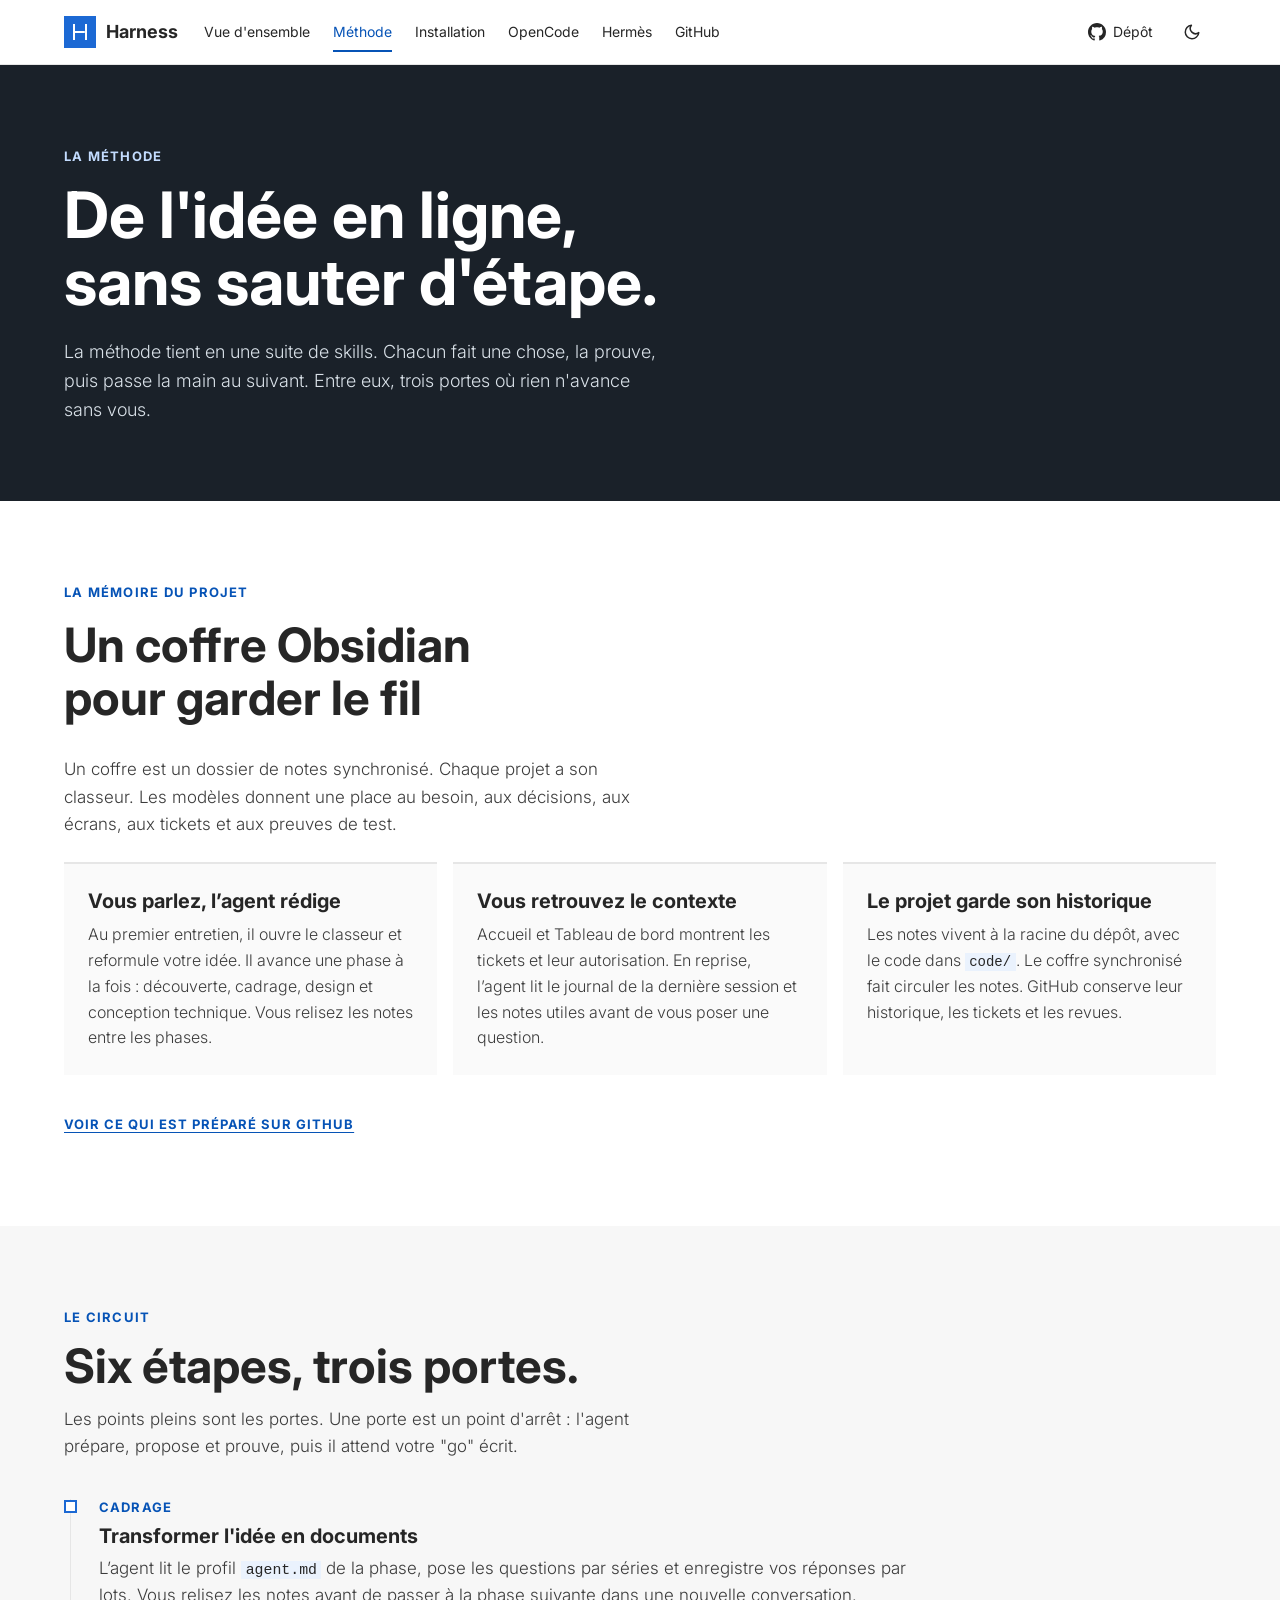
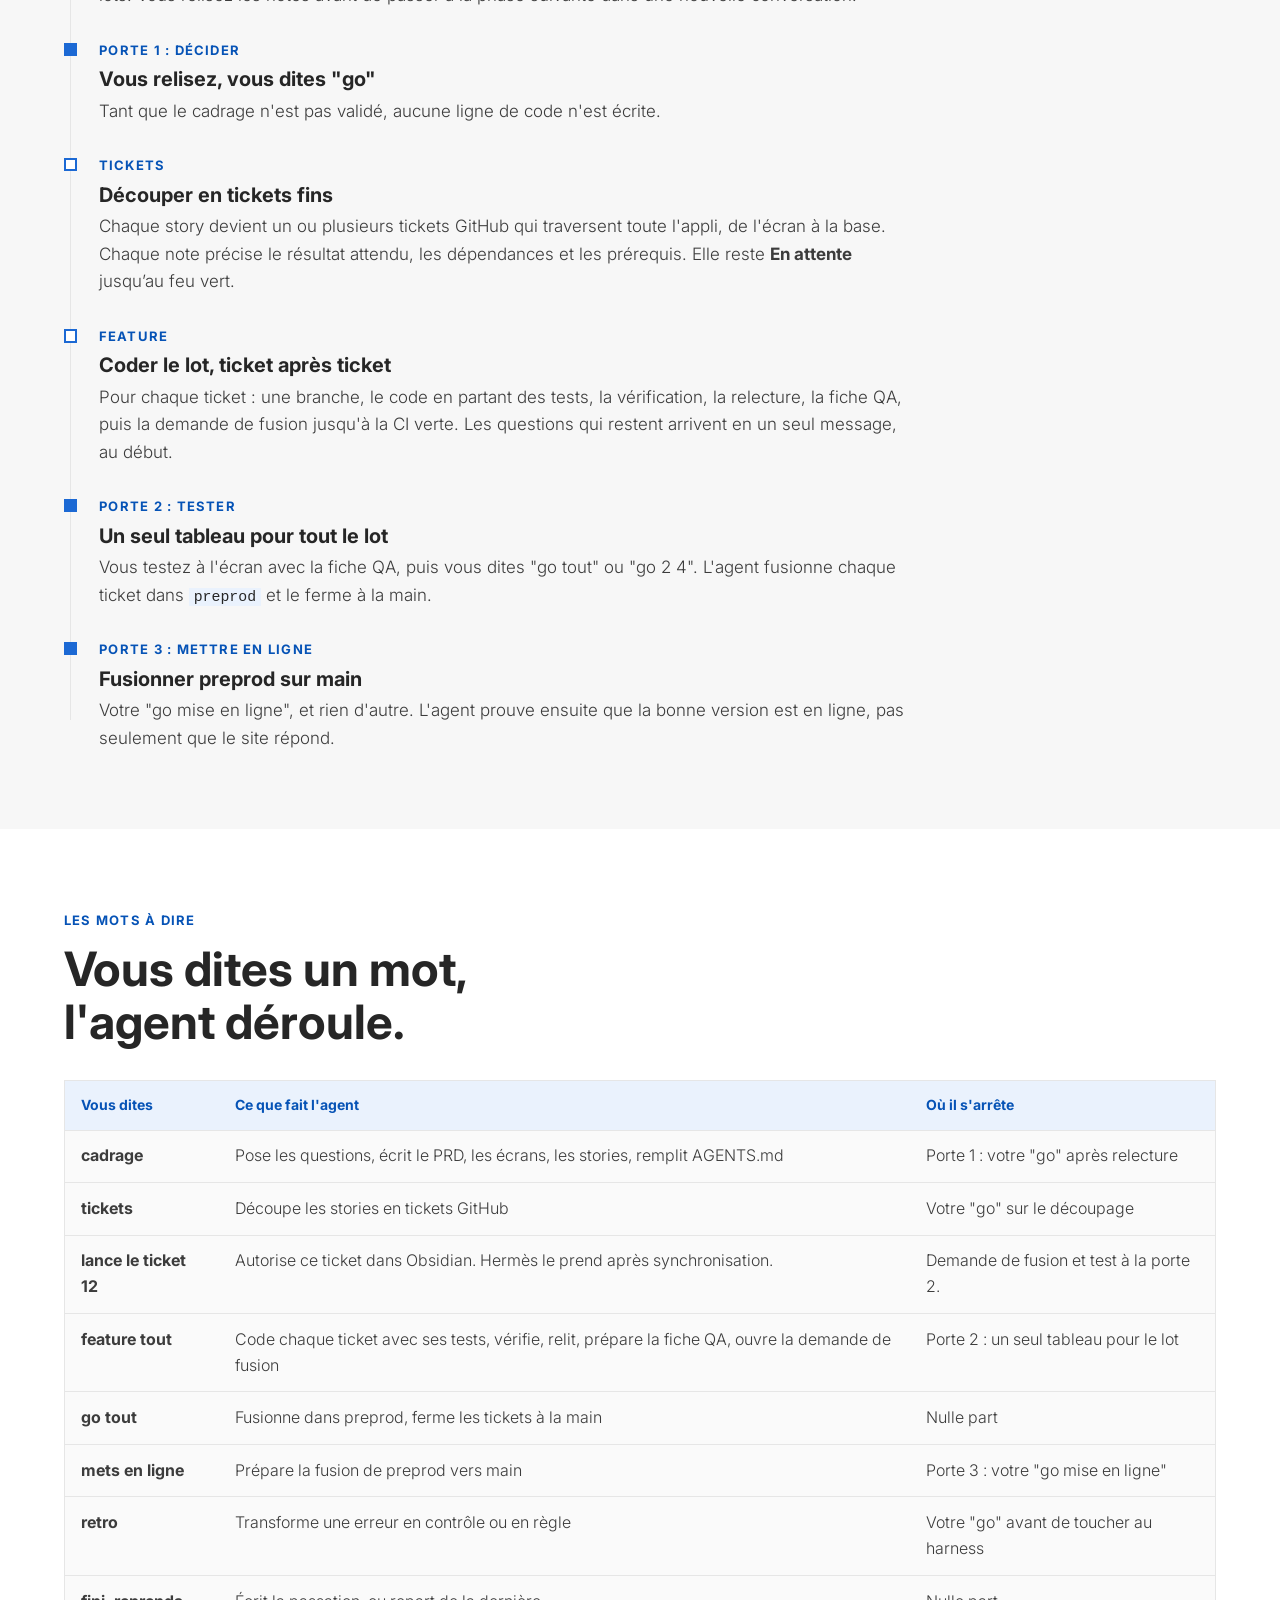
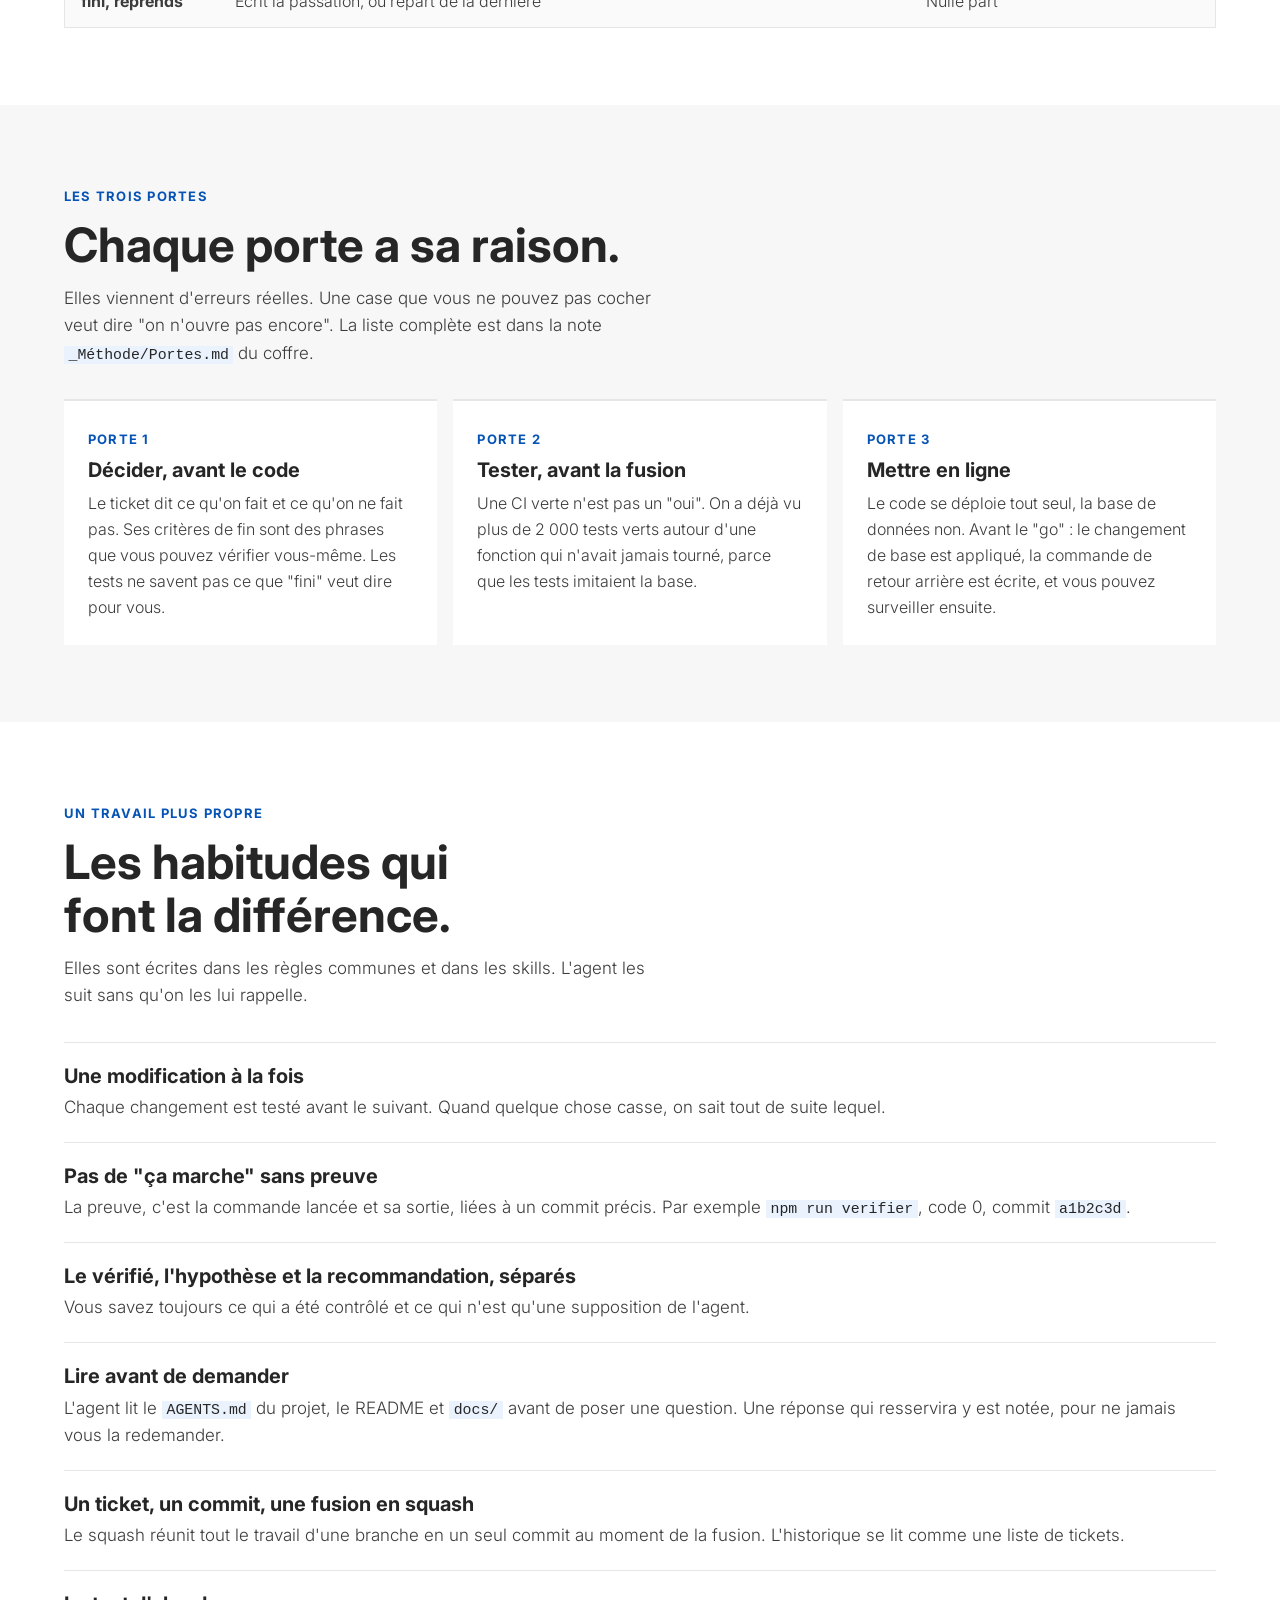
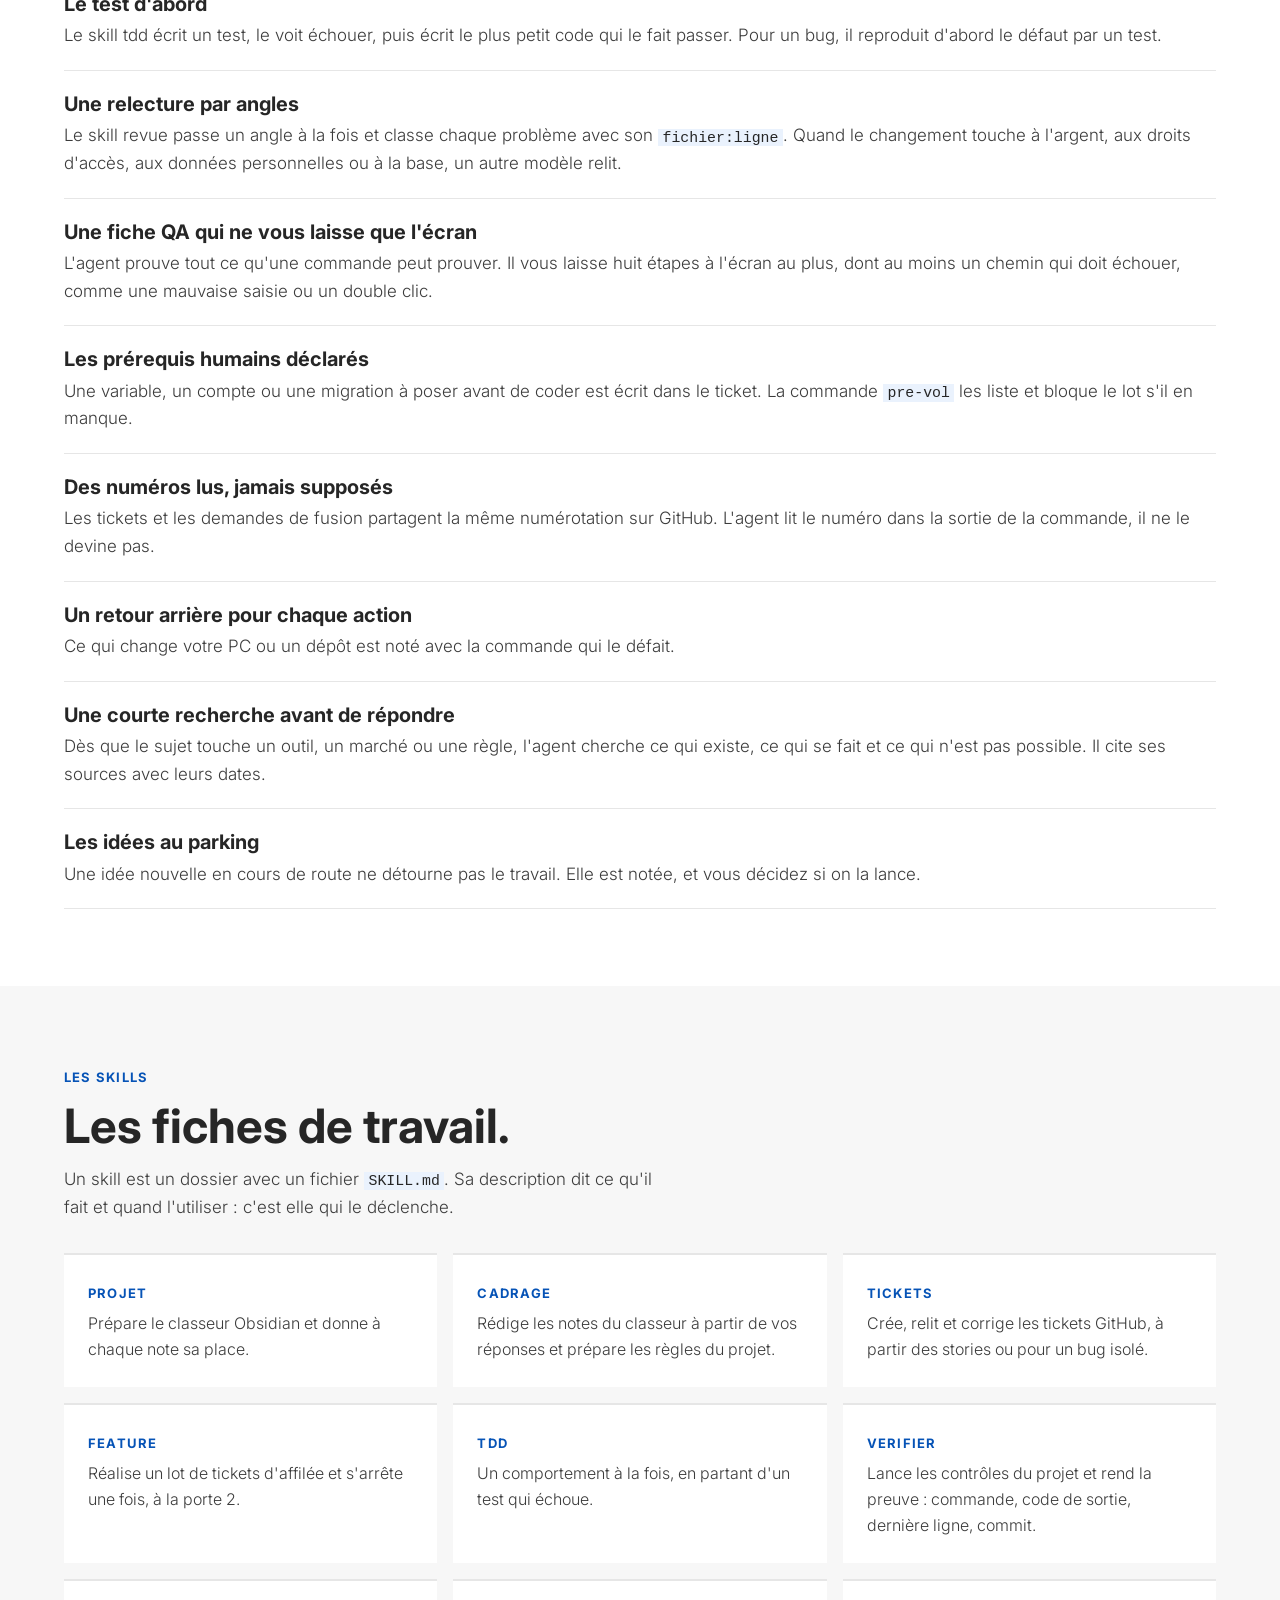
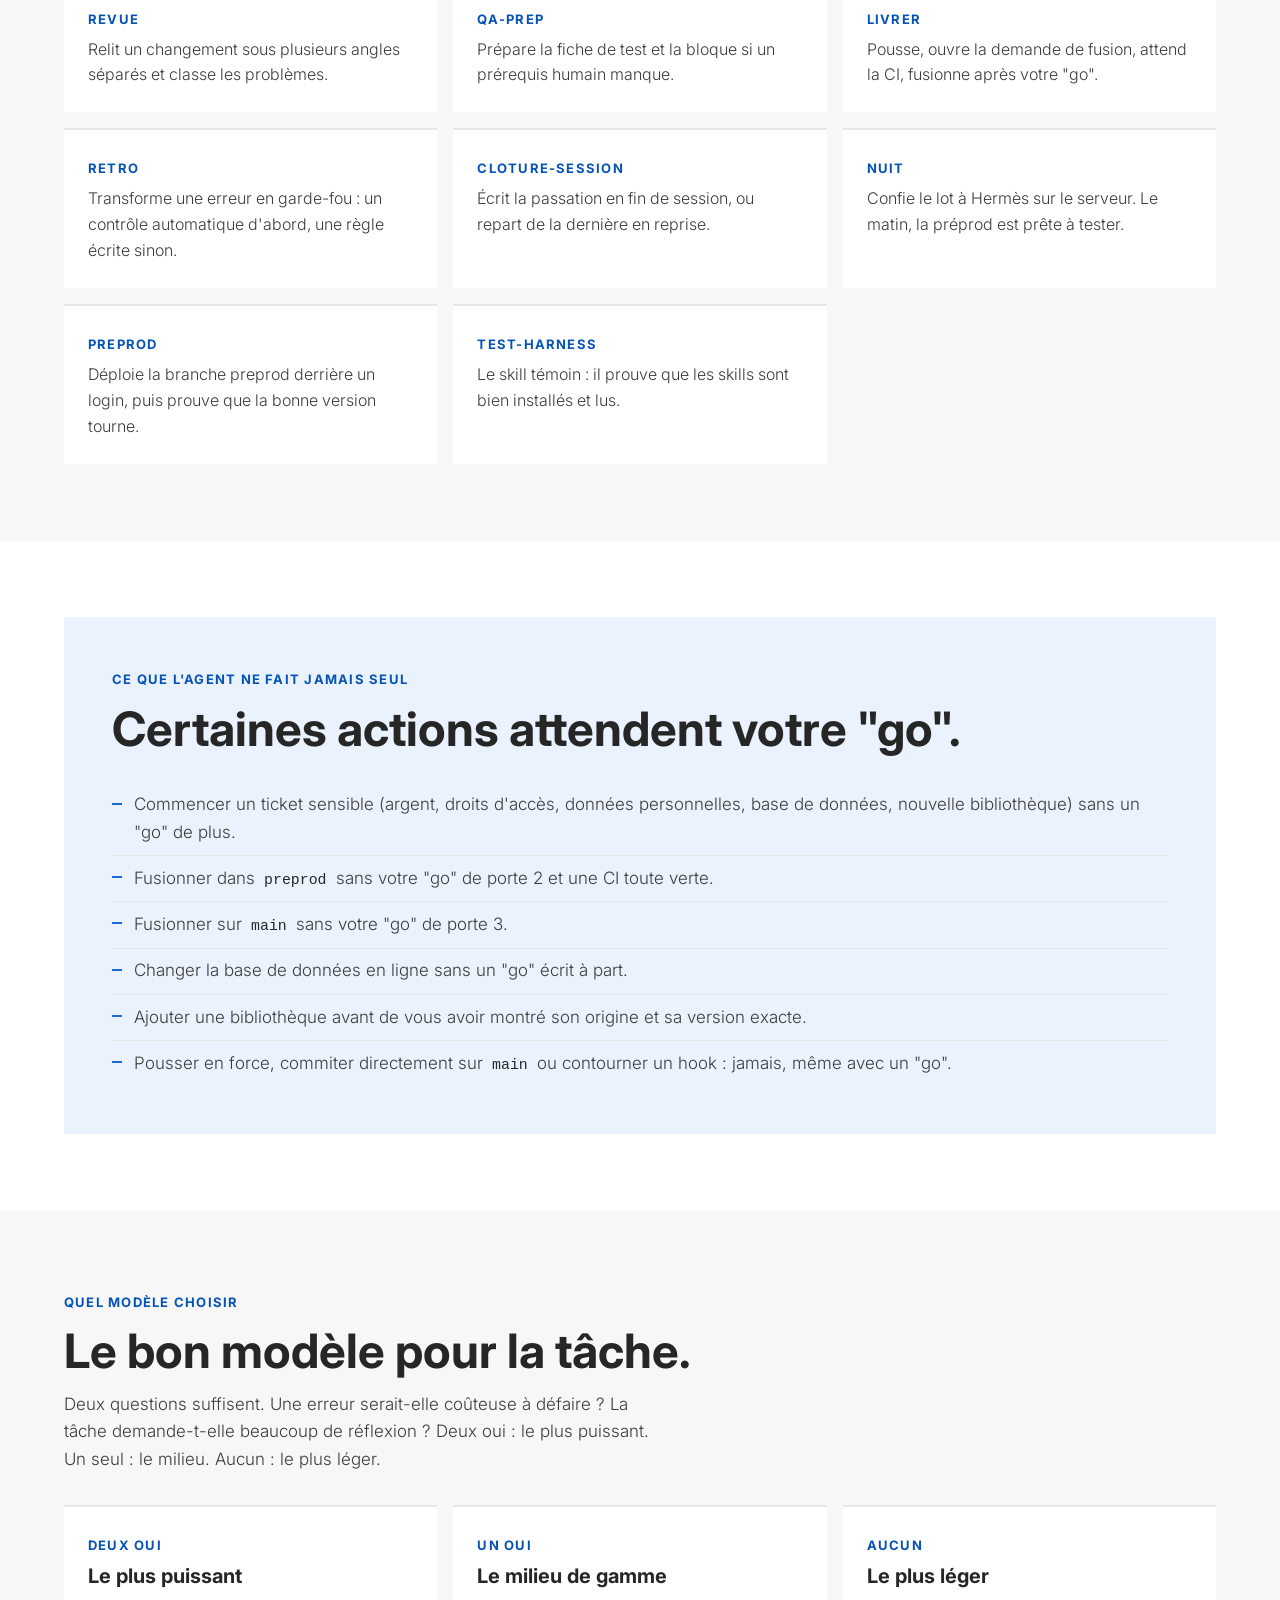
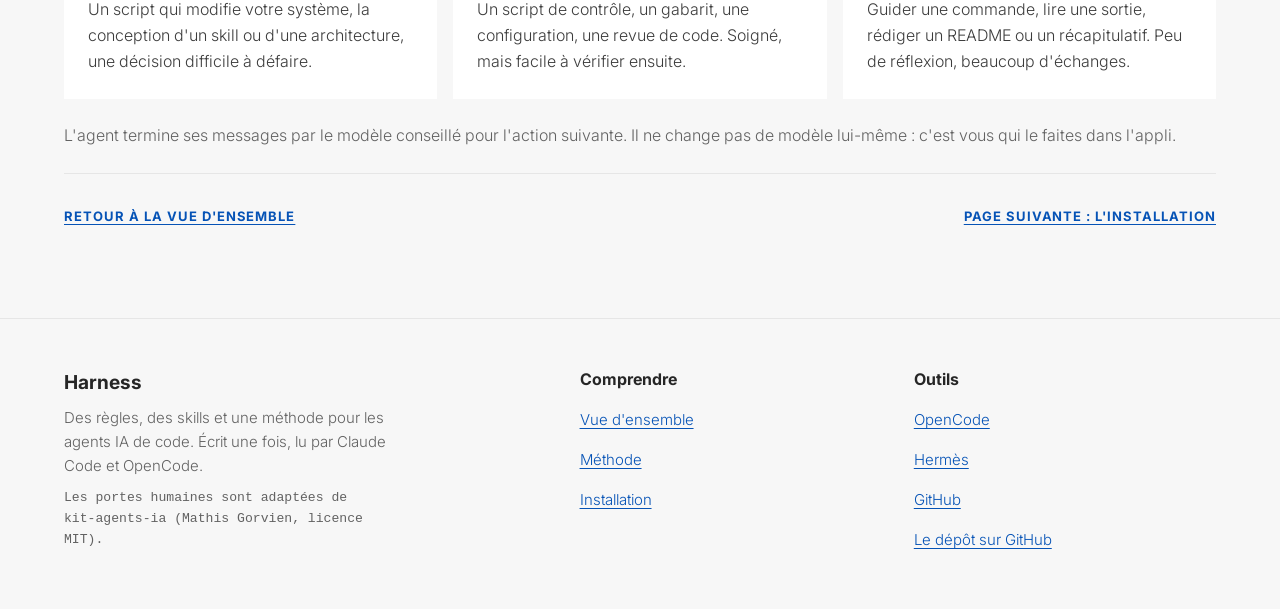
<file: site/methode.html>
<!doctype html>
<html lang="fr">
<head>
<meta charset="utf-8">
<meta name="viewport" content="width=device-width, initial-scale=1">
<title>Harness : la méthode</title>
<meta name="description" content="La méthode complète du harness : les skills dans l'ordre, les trois portes humaines, et les habitudes qui rendent le travail plus propre.">
<script>(function (d) { try { var t = localStorage.getItem("harness-theme"); if (t === "light" || t === "dark") d.setAttribute("data-theme", t); } catch (e) {} })(document.documentElement)</script>
<link rel="preconnect" href="https://fonts.googleapis.com">
<link rel="preconnect" href="https://fonts.gstatic.com" crossorigin>
<link rel="stylesheet" href="https://fonts.googleapis.com/css2?family=Inter:wght@300;400;700&amp;display=swap">
<link rel="stylesheet" href="assets/style.css">
<script src="assets/site.js" defer></script>
</head>
<body>
<a class="saut" href="#contenu">Aller au contenu</a>
<nav class="nav" aria-label="Pages du site">
  <div class="nav-interieur">
    <a class="nav-logo" href="index.html"><span class="marque" aria-hidden="true"></span>Harness</a>
    <div class="nav-liens" id="pages">
      <a href="index.html">Vue d'ensemble</a>
      <a href="methode.html" aria-current="page">Méthode</a>
      <a href="installation.html">Installation</a>
      <a href="opencode.html">OpenCode</a>
      <a href="hermes.html">Hermès</a>
      <a href="github.html">GitHub</a>
    </div>
    <div class="nav-actions">
      <button class="nav-menu" type="button" aria-expanded="false" aria-controls="pages" hidden>Menu</button>
      <a class="nav-depot" href="https://github.com/mPelerin/harness" rel="noopener" aria-label="Le dépôt du harness sur GitHub"><svg viewBox="0 0 16 16" aria-hidden="true" fill="currentColor"><path d="M8 0C3.58 0 0 3.58 0 8c0 3.54 2.29 6.53 5.47 7.59.4.07.55-.17.55-.38 0-.19-.01-.82-.01-1.49-2.01.37-2.53-.49-2.69-.94-.09-.23-.48-.94-.82-1.13-.28-.15-.68-.52-.01-.53.63-.01 1.08.58 1.23.82.72 1.21 1.87.87 2.33.66.07-.52.28-.87.51-1.07-1.78-.2-3.64-.89-3.64-3.95 0-.87.31-1.59.82-2.15-.08-.2-.36-1.02.08-2.12 0 0 .67-.21 2.2.82.64-.18 1.32-.27 2-.27.68 0 1.36.09 2 .27 1.53-1.04 2.2-.82 2.2-.82.44 1.1.16 1.92.08 2.12.51.56.82 1.27.82 2.15 0 3.07-1.87 3.75-3.65 3.95.29.25.54.73.54 1.48 0 1.07-.01 1.93-.01 2.2 0 .21.15.46.55.38A8.01 8.01 0 0016 8c0-4.42-3.58-8-8-8z"/></svg><span>Dépôt</span></a>
      <button class="nav-theme" type="button" hidden aria-label="Changer de mode"><svg class="lune" viewBox="0 0 24 24" aria-hidden="true" fill="none" stroke="currentColor" stroke-width="2" stroke-linecap="round" stroke-linejoin="round"><path d="M21 12.8A9 9 0 1 1 11.2 3a7 7 0 0 0 9.8 9.8z"/></svg><svg class="soleil" viewBox="0 0 24 24" aria-hidden="true" fill="none" stroke="currentColor" stroke-width="2" stroke-linecap="round"><circle cx="12" cy="12" r="4"/><path d="M12 2v2M12 20v2M4.9 4.9l1.4 1.4M17.7 17.7l1.4 1.4M2 12h2M20 12h2M4.9 19.1l1.4-1.4M17.7 6.3l1.4-1.4"/></svg></button>
    </div>
  </div>
</nav>

<main id="contenu" tabindex="-1">
  <header class="hero">
    <div class="conteneur" data-decale="0.1">
      <span class="etiquette apparait">La méthode</span>
      <h1 class="apparait">De l'idée en ligne, <em>sans sauter</em> d'étape.</h1>
      <p class="hero-texte apparait">La méthode tient en une suite de skills. Chacun fait une chose, la prouve, puis passe la main au suivant. Entre eux, trois portes où rien n'avance sans vous.</p>
    </div>
  </header>

  <section id="memoire">
    <div class="conteneur">
      <div class="titre-section">
        <p class="etiquette">La mémoire du projet</p>
        <h2>Un coffre Obsidian pour garder le fil</h2>
      </div>
      <p class="sous-titre">Un coffre est un dossier de notes synchronisé. Chaque projet a son classeur. Les modèles donnent une place au besoin, aux décisions, aux écrans, aux tickets et aux preuves de test.</p>
      <div class="grille g3">
        <article class="carte"><h3>Vous parlez, l’agent rédige</h3><p>Au premier entretien, il ouvre le classeur et reformule votre idée. Il avance une phase à la fois : découverte, cadrage, design et conception technique. Vous relisez les notes entre les phases.</p></article>
        <article class="carte"><h3>Vous retrouvez le contexte</h3><p>Accueil et Tableau de bord montrent les tickets et leur autorisation. En reprise, l’agent lit le journal de la dernière session et les notes utiles avant de vous poser une question.</p></article>
        <article class="carte"><h3>Le projet garde son historique</h3><p>Les notes vivent à la racine du dépôt, avec le code dans <code>code/</code>. Le coffre synchronisé fait circuler les notes. GitHub conserve leur historique, les tickets et les revues.</p></article>
      </div>
      <div class="boutons"><a class="lien-fleche" href="github.html#premier-entretien">Voir ce qui est préparé sur GitHub</a></div>
    </div>
  </section>

  <section>
    <div class="conteneur">
      <div class="titre-section">
        <span class="etiquette apparait">Le circuit</span>
        <h2 class="masque"><span>Six étapes, <em>trois portes</em>.</span></h2>
        <p class="sous-titre apparait">Les points pleins sont les portes. Une porte est un point d'arrêt : l'agent prépare, propose et prouve, puis il attend votre "go" écrit.</p>
      </div>
      <ol class="frise" data-decale="0.08">
        <li class="apparait"><span class="etiquette">cadrage</span><h3>Transformer l'idée en documents</h3><p>L’agent lit le profil <code>agent.md</code> de la phase, pose les questions par séries et enregistre vos réponses par lots. Vous relisez les notes avant de passer à la phase suivante dans une nouvelle conversation.</p></li>
        <li class="apparait porte"><span class="etiquette">Porte 1 : décider</span><h3>Vous relisez, vous dites "go"</h3><p>Tant que le cadrage n'est pas validé, aucune ligne de code n'est écrite.</p></li>
        <li class="apparait"><span class="etiquette">tickets</span><h3>Découper en tickets fins</h3><p>Chaque story devient un ou plusieurs tickets GitHub qui traversent toute l'appli, de l'écran à la base. Chaque note précise le résultat attendu, les dépendances et les prérequis. Elle reste <strong>En attente</strong> jusqu’au feu vert.</p></li>
        <li class="apparait"><span class="etiquette">feature</span><h3>Coder le lot, ticket après ticket</h3><p>Pour chaque ticket : une branche, le code en partant des tests, la vérification, la relecture, la fiche QA, puis la demande de fusion jusqu'à la CI verte. Les questions qui restent arrivent en un seul message, au début.</p></li>
        <li class="apparait porte"><span class="etiquette">Porte 2 : tester</span><h3>Un seul tableau pour tout le lot</h3><p>Vous testez à l'écran avec la fiche QA, puis vous dites "go tout" ou "go 2 4". L'agent fusionne chaque ticket dans <code>preprod</code> et le ferme à la main.</p></li>
        <li class="apparait porte"><span class="etiquette">Porte 3 : mettre en ligne</span><h3>Fusionner preprod sur main</h3><p>Votre "go mise en ligne", et rien d'autre. L'agent prouve ensuite que la bonne version est en ligne, pas seulement que le site répond.</p></li>
      </ol>
    </div>
  </section>

  <section>
    <div class="conteneur">
      <div class="titre-section">
        <span class="etiquette apparait">Les mots à dire</span>
        <h2 class="masque"><span>Vous dites un mot, <em>l'agent déroule</em>.</span></h2>
      </div>
      <div class="tableau-boite apparait">
        <table>
          <thead><tr><th>Vous dites</th><th>Ce que fait l'agent</th><th>Où il s'arrête</th></tr></thead>
          <tbody>
            <tr><td>cadrage</td><td>Pose les questions, écrit le PRD, les écrans, les stories, remplit AGENTS.md</td><td>Porte 1 : votre "go" après relecture</td></tr>
            <tr><td>tickets</td><td>Découpe les stories en tickets GitHub</td><td>Votre "go" sur le découpage</td></tr>
            <tr><td>lance le ticket 12</td><td>Autorise ce ticket dans Obsidian. Hermès le prend après synchronisation.</td><td>Demande de fusion et test à la porte 2.</td></tr>
            <tr><td>feature tout</td><td>Code chaque ticket avec ses tests, vérifie, relit, prépare la fiche QA, ouvre la demande de fusion</td><td>Porte 2 : un seul tableau pour le lot</td></tr>
            <tr><td>go tout</td><td>Fusionne dans preprod, ferme les tickets à la main</td><td>Nulle part</td></tr>
            <tr><td>mets en ligne</td><td>Prépare la fusion de preprod vers main</td><td>Porte 3 : votre "go mise en ligne"</td></tr>
            <tr><td>retro</td><td>Transforme une erreur en contrôle ou en règle</td><td>Votre "go" avant de toucher au harness</td></tr>
            <tr><td>fini, reprends</td><td>Écrit la passation, ou repart de la dernière</td><td>Nulle part</td></tr>
          </tbody>
        </table>
      </div>
    </div>
  </section>

  <section>
    <div class="conteneur">
      <div class="titre-section">
        <span class="etiquette apparait">Les trois portes</span>
        <h2 class="masque"><span>Chaque porte a <em>sa raison</em>.</span></h2>
        <p class="sous-titre apparait">Elles viennent d'erreurs réelles. Une case que vous ne pouvez pas cocher veut dire "on n'ouvre pas encore". La liste complète est dans la note <code>_Méthode/Portes.md</code> du coffre.</p>
      </div>
      <div class="grille g3" data-decale="0.1">
        <article class="carte apparait"><span class="pastille">Porte 1</span><h3>Décider, avant le code</h3><p>Le ticket dit ce qu'on fait et ce qu'on ne fait pas. Ses critères de fin sont des phrases que vous pouvez vérifier vous-même. Les tests ne savent pas ce que "fini" veut dire pour vous.</p></article>
        <article class="carte apparait"><span class="pastille">Porte 2</span><h3>Tester, avant la fusion</h3><p>Une CI verte n'est pas un "oui". On a déjà vu plus de 2 000 tests verts autour d'une fonction qui n'avait jamais tourné, parce que les tests imitaient la base.</p></article>
        <article class="carte apparait"><span class="pastille">Porte 3</span><h3>Mettre en ligne</h3><p>Le code se déploie tout seul, la base de données non. Avant le "go" : le changement de base est appliqué, la commande de retour arrière est écrite, et vous pouvez surveiller ensuite.</p></article>
      </div>
    </div>
  </section>

  <section>
    <div class="conteneur">
      <div class="titre-section">
        <span class="etiquette apparait">Un travail plus propre</span>
        <h2 class="masque"><span>Les habitudes qui <em>font la différence</em>.</span></h2>
        <p class="sous-titre apparait">Elles sont écrites dans les règles communes et dans les skills. L'agent les suit sans qu'on les lui rappelle.</p>
      </div>
      <ol class="numerotee" data-decale="0.05">
        <li class="apparait"><div><h3>Une modification à la fois</h3><p>Chaque changement est testé avant le suivant. Quand quelque chose casse, on sait tout de suite lequel.</p></div></li>
        <li class="apparait"><div><h3>Pas de "ça marche" sans preuve</h3><p>La preuve, c'est la commande lancée et sa sortie, liées à un commit précis. Par exemple <code>npm run verifier</code>, code 0, commit <code>a1b2c3d</code>.</p></div></li>
        <li class="apparait"><div><h3>Le vérifié, l'hypothèse et la recommandation, séparés</h3><p>Vous savez toujours ce qui a été contrôlé et ce qui n'est qu'une supposition de l'agent.</p></div></li>
        <li class="apparait"><div><h3>Lire avant de demander</h3><p>L'agent lit le <code>AGENTS.md</code> du projet, le README et <code>docs/</code> avant de poser une question. Une réponse qui resservira y est notée, pour ne jamais vous la redemander.</p></div></li>
        <li class="apparait"><div><h3>Un ticket, un commit, une fusion en squash</h3><p>Le squash réunit tout le travail d'une branche en un seul commit au moment de la fusion. L'historique se lit comme une liste de tickets.</p></div></li>
        <li class="apparait"><div><h3>Le test d'abord</h3><p>Le skill tdd écrit un test, le voit échouer, puis écrit le plus petit code qui le fait passer. Pour un bug, il reproduit d'abord le défaut par un test.</p></div></li>
        <li class="apparait"><div><h3>Une relecture par angles</h3><p>Le skill revue passe un angle à la fois et classe chaque problème avec son <code>fichier:ligne</code>. Quand le changement touche à l'argent, aux droits d'accès, aux données personnelles ou à la base, un autre modèle relit.</p></div></li>
        <li class="apparait"><div><h3>Une fiche QA qui ne vous laisse que l'écran</h3><p>L'agent prouve tout ce qu'une commande peut prouver. Il vous laisse huit étapes à l'écran au plus, dont au moins un chemin qui doit échouer, comme une mauvaise saisie ou un double clic.</p></div></li>
        <li class="apparait"><div><h3>Les prérequis humains déclarés</h3><p>Une variable, un compte ou une migration à poser avant de coder est écrit dans le ticket. La commande <code>pre-vol</code> les liste et bloque le lot s'il en manque.</p></div></li>
        <li class="apparait"><div><h3>Des numéros lus, jamais supposés</h3><p>Les tickets et les demandes de fusion partagent la même numérotation sur GitHub. L'agent lit le numéro dans la sortie de la commande, il ne le devine pas.</p></div></li>
        <li class="apparait"><div><h3>Un retour arrière pour chaque action</h3><p>Ce qui change votre PC ou un dépôt est noté avec la commande qui le défait.</p></div></li>
        <li class="apparait"><div><h3>Une courte recherche avant de répondre</h3><p>Dès que le sujet touche un outil, un marché ou une règle, l'agent cherche ce qui existe, ce qui se fait et ce qui n'est pas possible. Il cite ses sources avec leurs dates.</p></div></li>
        <li class="apparait"><div><h3>Les idées au parking</h3><p>Une idée nouvelle en cours de route ne détourne pas le travail. Elle est notée, et vous décidez si on la lance.</p></div></li>
      </ol>
    </div>
  </section>

  <section>
    <div class="conteneur">
      <div class="titre-section">
        <span class="etiquette apparait">Les skills</span>
        <h2 class="masque"><span>Les fiches de travail.</span></h2>
        <p class="sous-titre apparait">Un skill est un dossier avec un fichier <code>SKILL.md</code>. Sa description dit ce qu'il fait et quand l'utiliser : c'est elle qui le déclenche.</p>
      </div>
      <div class="grille g3" data-decale="0.04">
        <article class="carte apparait"><span class="pastille">projet</span><p>Prépare le classeur Obsidian et donne à chaque note sa place.</p></article>
        <article class="carte apparait"><span class="pastille">cadrage</span><p>Rédige les notes du classeur à partir de vos réponses et prépare les règles du projet.</p></article>
        <article class="carte apparait"><span class="pastille">tickets</span><p>Crée, relit et corrige les tickets GitHub, à partir des stories ou pour un bug isolé.</p></article>
        <article class="carte apparait"><span class="pastille">feature</span><p>Réalise un lot de tickets d'affilée et s'arrête une fois, à la porte 2.</p></article>
        <article class="carte apparait"><span class="pastille">tdd</span><p>Un comportement à la fois, en partant d'un test qui échoue.</p></article>
        <article class="carte apparait"><span class="pastille">verifier</span><p>Lance les contrôles du projet et rend la preuve : commande, code de sortie, dernière ligne, commit.</p></article>
        <article class="carte apparait"><span class="pastille">revue</span><p>Relit un changement sous plusieurs angles séparés et classe les problèmes.</p></article>
        <article class="carte apparait"><span class="pastille">qa-prep</span><p>Prépare la fiche de test et la bloque si un prérequis humain manque.</p></article>
        <article class="carte apparait"><span class="pastille">livrer</span><p>Pousse, ouvre la demande de fusion, attend la CI, fusionne après votre "go".</p></article>
        <article class="carte apparait"><span class="pastille">retro</span><p>Transforme une erreur en garde-fou : un contrôle automatique d'abord, une règle écrite sinon.</p></article>
        <article class="carte apparait"><span class="pastille">cloture-session</span><p>Écrit la passation en fin de session, ou repart de la dernière en reprise.</p></article>
        <article class="carte apparait"><span class="pastille">nuit</span><p>Confie le lot à Hermès sur le serveur. Le matin, la préprod est prête à tester.</p></article>
        <article class="carte apparait"><span class="pastille">preprod</span><p>Déploie la branche preprod derrière un login, puis prouve que la bonne version tourne.</p></article>
        <article class="carte apparait"><span class="pastille">test-harness</span><p>Le skill témoin : il prouve que les skills sont bien installés et lus.</p></article>
      </div>
    </div>
  </section>

  <section>
    <div class="conteneur">
      <div class="sombre apparait">
        <span class="etiquette">Ce que l'agent ne fait jamais seul</span>
        <h2 class="masque" style="margin-bottom:28px"><span>Certaines actions <em>attendent</em> votre "go".</span></h2>
        <ul class="puces">
          <li>Commencer un ticket sensible (argent, droits d'accès, données personnelles, base de données, nouvelle bibliothèque) sans un "go" de plus.</li>
          <li>Fusionner dans <code>preprod</code> sans votre "go" de porte 2 et une CI toute verte.</li>
          <li>Fusionner sur <code>main</code> sans votre "go" de porte 3.</li>
          <li>Changer la base de données en ligne sans un "go" écrit à part.</li>
          <li>Ajouter une bibliothèque avant de vous avoir montré son origine et sa version exacte.</li>
          <li>Pousser en force, commiter directement sur <code>main</code> ou contourner un hook : jamais, même avec un "go".</li>
        </ul>
      </div>
    </div>
  </section>

  <section>
    <div class="conteneur">
      <div class="titre-section">
        <span class="etiquette apparait">Quel modèle choisir</span>
        <h2 class="masque"><span>Le bon modèle <em>pour la tâche</em>.</span></h2>
        <p class="sous-titre apparait">Deux questions suffisent. Une erreur serait-elle coûteuse à défaire ? La tâche demande-t-elle beaucoup de réflexion ? Deux oui : le plus puissant. Un seul : le milieu. Aucun : le plus léger.</p>
      </div>
      <div class="grille g3" data-decale="0.1">
        <article class="carte apparait"><span class="pastille">deux oui</span><h3>Le plus puissant</h3><p>Un script qui modifie votre système, la conception d'un skill ou d'une architecture, une décision difficile à défaire.</p></article>
        <article class="carte apparait"><span class="pastille">un oui</span><h3>Le milieu de gamme</h3><p>Un script de contrôle, un gabarit, une configuration, une revue de code. Soigné, mais facile à vérifier ensuite.</p></article>
        <article class="carte apparait"><span class="pastille">aucun</span><h3>Le plus léger</h3><p>Guider une commande, lire une sortie, rédiger un README ou un récapitulatif. Peu de réflexion, beaucoup d'échanges.</p></article>
      </div>
      <p class="gris apparait" style="margin-top:24px;font-size:16px">L'agent termine ses messages par le modèle conseillé pour l'action suivante. Il ne change pas de modèle lui-même : c'est vous qui le faites dans l'appli.</p>
      <div class="suivant">
        <a class="lien-fleche" href="index.html">Retour à la vue d'ensemble</a>
        <a class="lien-fleche" href="installation.html">Page suivante : l'installation</a>
      </div>
    </div>
  </section>
</main>

<footer class="pied">
  <div class="conteneur pied-grille">
    <div>
      <b>Harness</b>
      <p>Des règles, des skills et une méthode pour les agents IA de code. Écrit une fois, lu par Claude Code et OpenCode.</p>
      <p class="mono">Les portes humaines sont adaptées de kit-agents-ia (Mathis Gorvien, licence MIT).</p>
    </div>
    <div><h4>Comprendre</h4><ul><li><a href="index.html">Vue d'ensemble</a></li><li><a href="methode.html">Méthode</a></li><li><a href="installation.html">Installation</a></li></ul></div>
    <div><h4>Outils</h4><ul><li><a href="opencode.html">OpenCode</a></li><li><a href="hermes.html">Hermès</a></li><li><a href="github.html">GitHub</a></li><li><a href="https://github.com/mPelerin/harness" rel="noopener">Le dépôt sur GitHub</a></li></ul></div>
  </div>
</footer>
</body>
</html>
</file>
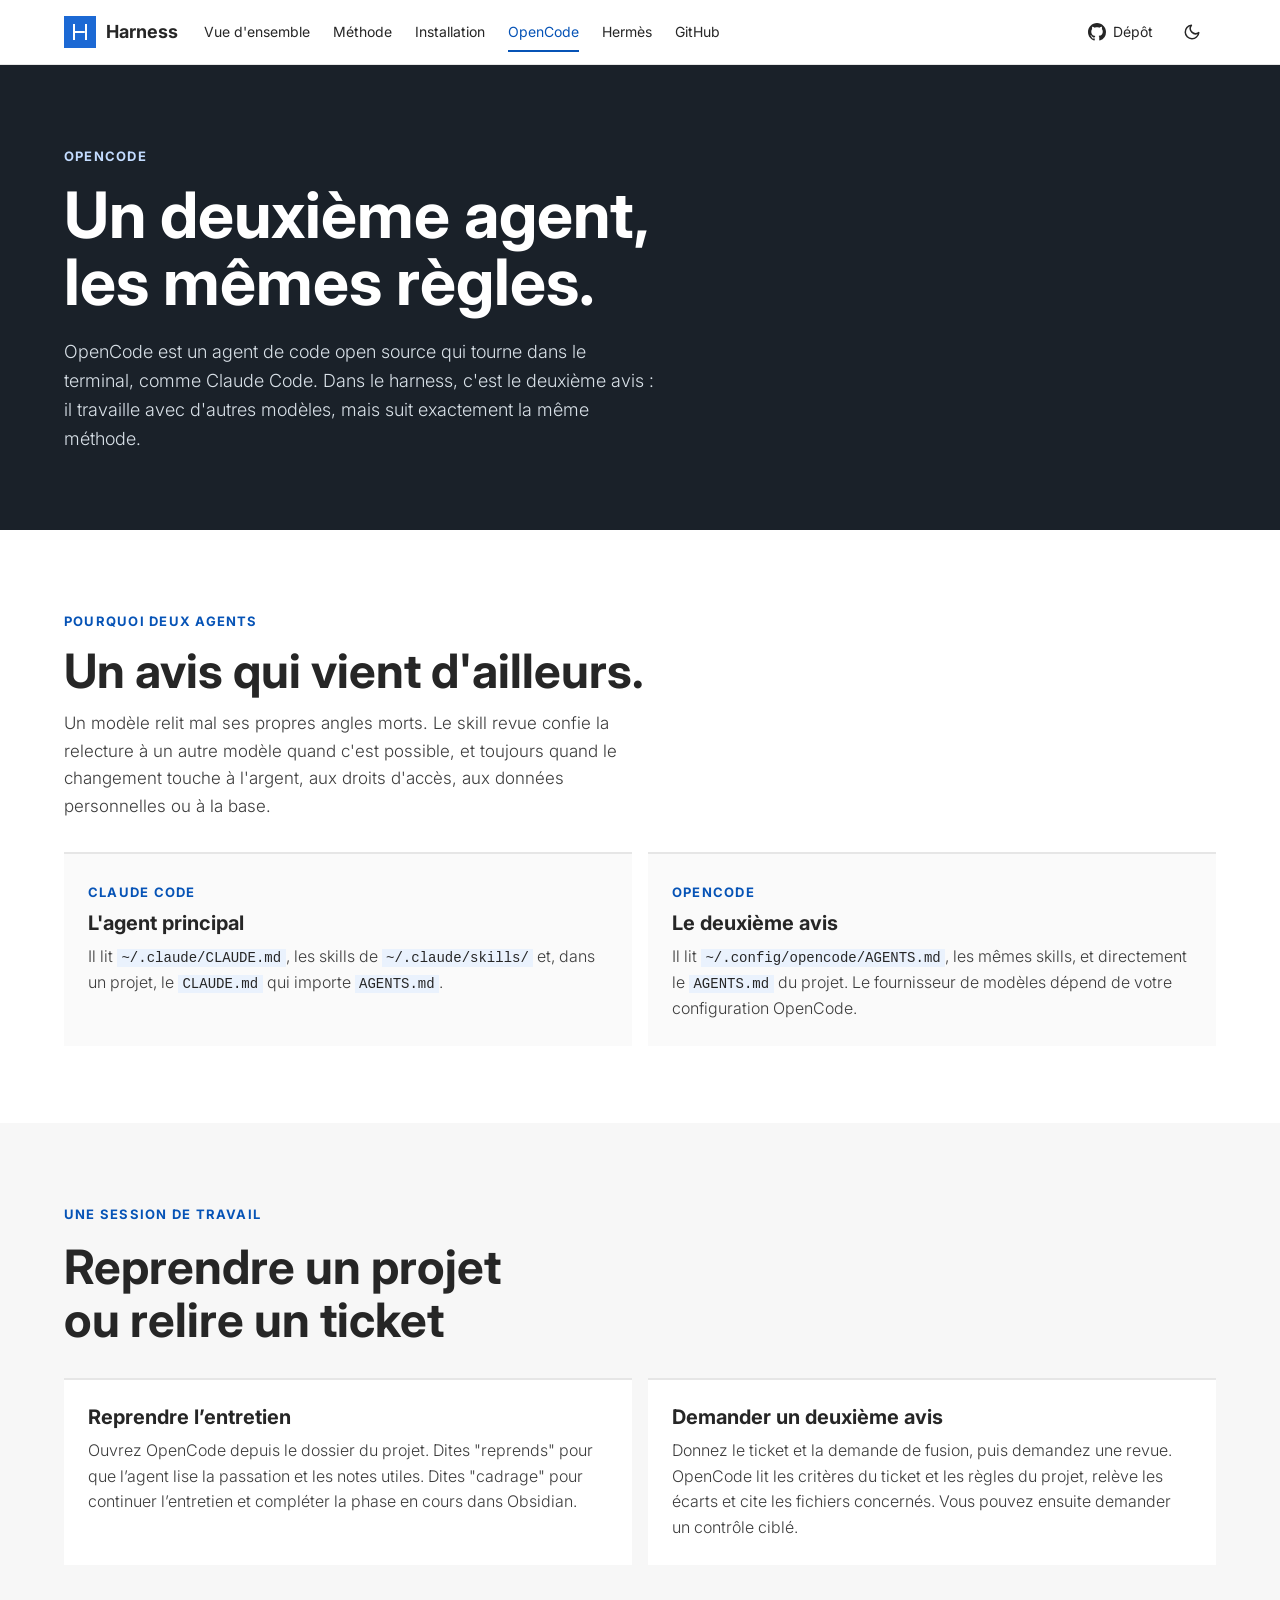
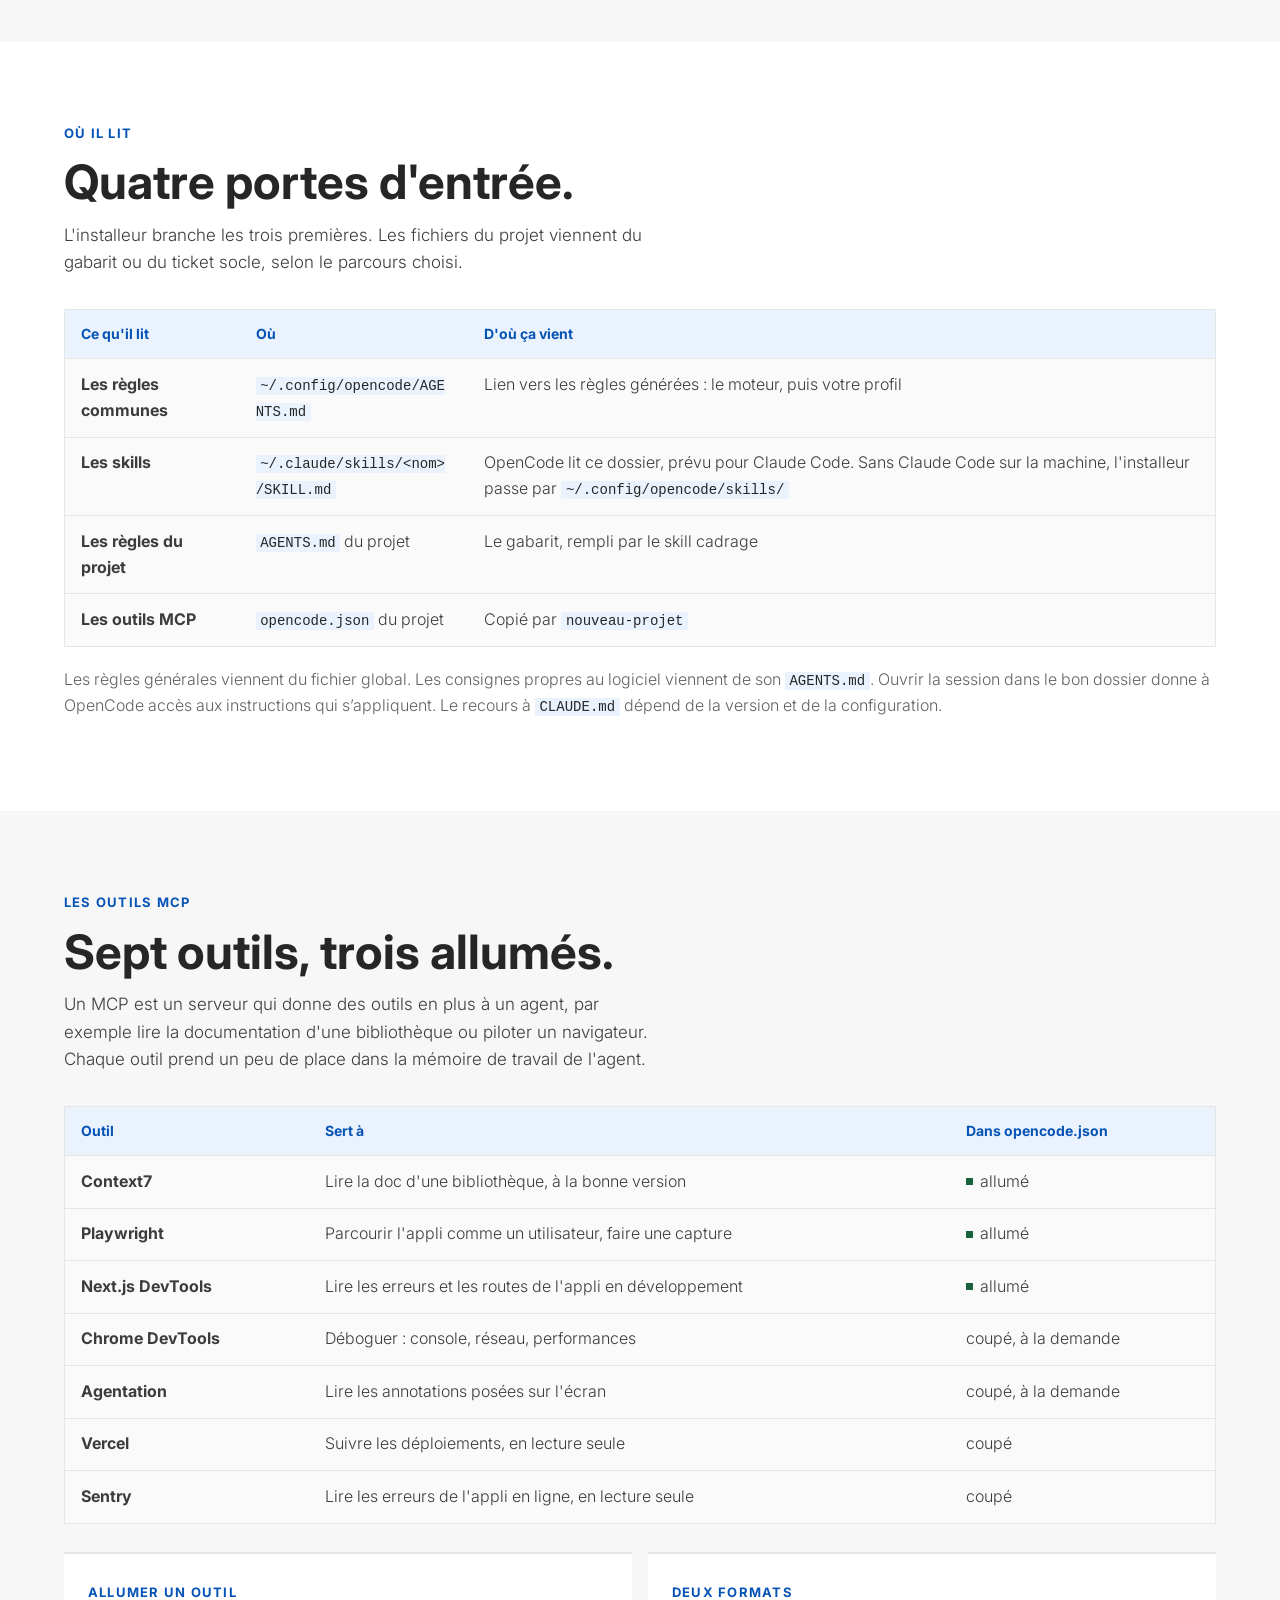
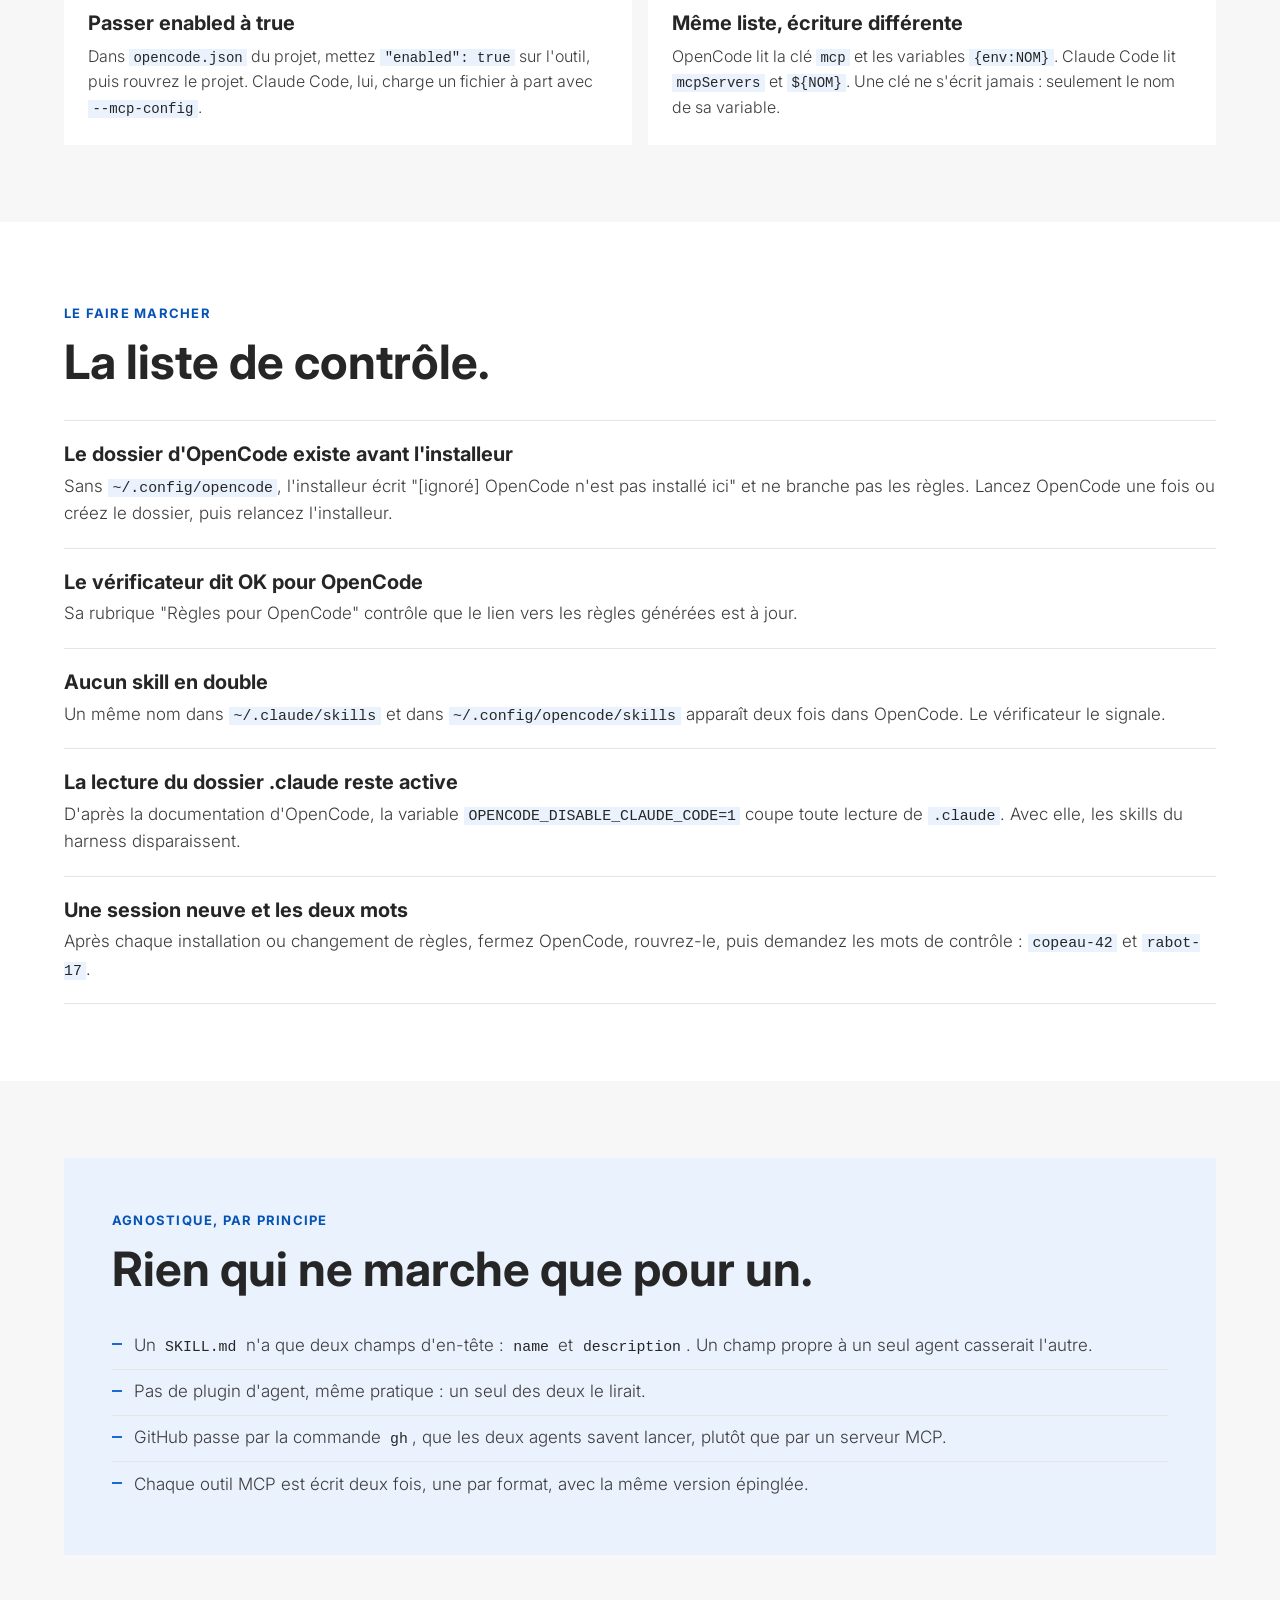
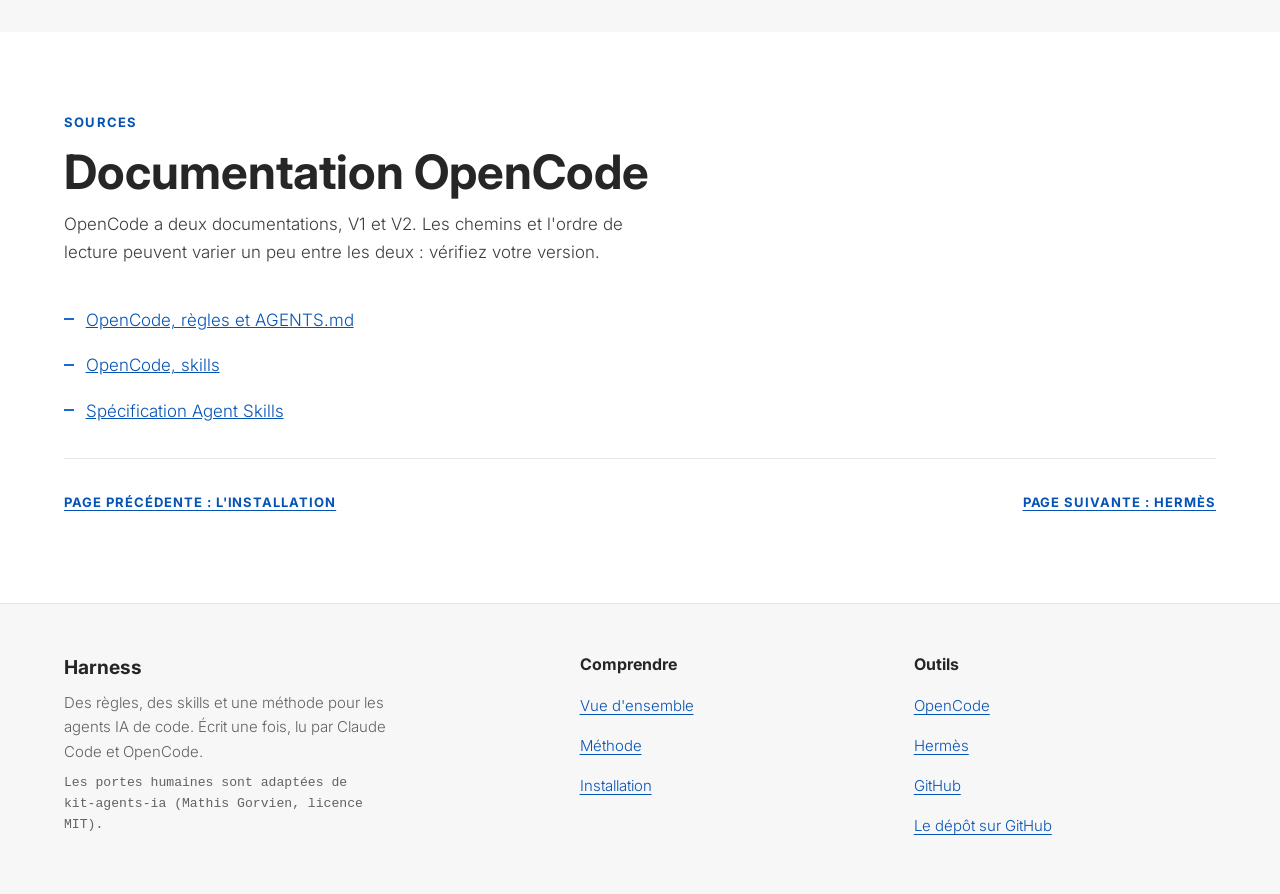
<file: site/opencode.html>
<!doctype html>
<html lang="fr">
<head>
<meta charset="utf-8">
<meta name="viewport" content="width=device-width, initial-scale=1">
<title>Harness : OpenCode</title>
<meta name="description" content="Comment OpenCode lit les mêmes règles et les mêmes skills que Claude Code, et comment s'assurer que tout est bien branché.">
<script>(function (d) { try { var t = localStorage.getItem("harness-theme"); if (t === "light" || t === "dark") d.setAttribute("data-theme", t); } catch (e) {} })(document.documentElement)</script>
<link rel="preconnect" href="https://fonts.googleapis.com">
<link rel="preconnect" href="https://fonts.gstatic.com" crossorigin>
<link rel="stylesheet" href="https://fonts.googleapis.com/css2?family=Inter:wght@300;400;700&amp;display=swap">
<link rel="stylesheet" href="assets/style.css">
<script src="assets/site.js" defer></script>
</head>
<body>
<a class="saut" href="#contenu">Aller au contenu</a>
<nav class="nav" aria-label="Pages du site">
  <div class="nav-interieur">
    <a class="nav-logo" href="index.html"><span class="marque" aria-hidden="true"></span>Harness</a>
    <div class="nav-liens" id="pages">
      <a href="index.html">Vue d'ensemble</a>
      <a href="methode.html">Méthode</a>
      <a href="installation.html">Installation</a>
      <a href="opencode.html" aria-current="page">OpenCode</a>
      <a href="hermes.html">Hermès</a>
      <a href="github.html">GitHub</a>
    </div>
    <div class="nav-actions">
      <button class="nav-menu" type="button" aria-expanded="false" aria-controls="pages" hidden>Menu</button>
      <a class="nav-depot" href="https://github.com/mPelerin/harness" rel="noopener" aria-label="Le dépôt du harness sur GitHub"><svg viewBox="0 0 16 16" aria-hidden="true" fill="currentColor"><path d="M8 0C3.58 0 0 3.58 0 8c0 3.54 2.29 6.53 5.47 7.59.4.07.55-.17.55-.38 0-.19-.01-.82-.01-1.49-2.01.37-2.53-.49-2.69-.94-.09-.23-.48-.94-.82-1.13-.28-.15-.68-.52-.01-.53.63-.01 1.08.58 1.23.82.72 1.21 1.87.87 2.33.66.07-.52.28-.87.51-1.07-1.78-.2-3.64-.89-3.64-3.95 0-.87.31-1.59.82-2.15-.08-.2-.36-1.02.08-2.12 0 0 .67-.21 2.2.82.64-.18 1.32-.27 2-.27.68 0 1.36.09 2 .27 1.53-1.04 2.2-.82 2.2-.82.44 1.1.16 1.92.08 2.12.51.56.82 1.27.82 2.15 0 3.07-1.87 3.75-3.65 3.95.29.25.54.73.54 1.48 0 1.07-.01 1.93-.01 2.2 0 .21.15.46.55.38A8.01 8.01 0 0016 8c0-4.42-3.58-8-8-8z"/></svg><span>Dépôt</span></a>
      <button class="nav-theme" type="button" hidden aria-label="Changer de mode"><svg class="lune" viewBox="0 0 24 24" aria-hidden="true" fill="none" stroke="currentColor" stroke-width="2" stroke-linecap="round" stroke-linejoin="round"><path d="M21 12.8A9 9 0 1 1 11.2 3a7 7 0 0 0 9.8 9.8z"/></svg><svg class="soleil" viewBox="0 0 24 24" aria-hidden="true" fill="none" stroke="currentColor" stroke-width="2" stroke-linecap="round"><circle cx="12" cy="12" r="4"/><path d="M12 2v2M12 20v2M4.9 4.9l1.4 1.4M17.7 17.7l1.4 1.4M2 12h2M20 12h2M4.9 19.1l1.4-1.4M17.7 6.3l1.4-1.4"/></svg></button>
    </div>
  </div>
</nav>

<main id="contenu" tabindex="-1">
  <header class="hero">
    <div class="conteneur" data-decale="0.1">
      <span class="etiquette apparait">OpenCode</span>
      <h1 class="apparait">Un deuxième agent, <em>les mêmes</em> règles.</h1>
      <p class="hero-texte apparait">OpenCode est un agent de code open source qui tourne dans le terminal, comme Claude Code. Dans le harness, c'est le deuxième avis : il travaille avec d'autres modèles, mais suit exactement la même méthode.</p>
    </div>
  </header>

  <section>
    <div class="conteneur">
      <div class="titre-section">
        <span class="etiquette apparait">Pourquoi deux agents</span>
        <h2 class="masque"><span>Un avis qui vient <em>d'ailleurs</em>.</span></h2>
        <p class="sous-titre apparait">Un modèle relit mal ses propres angles morts. Le skill revue confie la relecture à un autre modèle quand c'est possible, et toujours quand le changement touche à l'argent, aux droits d'accès, aux données personnelles ou à la base.</p>
      </div>
      <div class="grille g2" data-decale="0.1">
        <article class="carte apparait"><span class="pastille">Claude Code</span><h3>L'agent principal</h3><p>Il lit <code>~/.claude/CLAUDE.md</code>, les skills de <code>~/.claude/skills/</code> et, dans un projet, le <code>CLAUDE.md</code> qui importe <code>AGENTS.md</code>.</p></article>
        <article class="carte apparait"><span class="pastille">OpenCode</span><h3>Le deuxième avis</h3><p>Il lit <code>~/.config/opencode/AGENTS.md</code>, les mêmes skills, et directement le <code>AGENTS.md</code> du projet. Le fournisseur de modèles dépend de votre configuration OpenCode.</p></article>
      </div>
    </div>
  </section>

  <section>
    <div class="conteneur">
      <div class="titre-section">
        <p class="etiquette">Une session de travail</p>
        <h2>Reprendre un projet ou relire un ticket</h2>
      </div>
      <div class="grille g2">
        <article class="carte"><h3>Reprendre l’entretien</h3><p>Ouvrez OpenCode depuis le dossier du projet. Dites "reprends" pour que l’agent lise la passation et les notes utiles. Dites "cadrage" pour continuer l’entretien et compléter la phase en cours dans Obsidian.</p></article>
        <article class="carte"><h3>Demander un deuxième avis</h3><p>Donnez le ticket et la demande de fusion, puis demandez une revue. OpenCode lit les critères du ticket et les règles du projet, relève les écarts et cite les fichiers concernés. Vous pouvez ensuite demander un contrôle ciblé.</p></article>
      </div>
    </div>
  </section>

  <section>
    <div class="conteneur">
      <div class="titre-section">
        <span class="etiquette apparait">Où il lit</span>
        <h2 class="masque"><span>Quatre portes d'entrée.</span></h2>
        <p class="sous-titre apparait">L'installeur branche les trois premières. Les fichiers du projet viennent du gabarit ou du ticket socle, selon le parcours choisi.</p>
      </div>
      <div class="tableau-boite apparait">
        <table>
          <thead><tr><th>Ce qu'il lit</th><th>Où</th><th>D'où ça vient</th></tr></thead>
          <tbody>
            <tr><td>Les règles communes</td><td><code>~/.config/opencode/AGENTS.md</code></td><td>Lien vers les règles générées : le moteur, puis votre profil</td></tr>
            <tr><td>Les skills</td><td><code>~/.claude/skills/&lt;nom&gt;/SKILL.md</code></td><td>OpenCode lit ce dossier, prévu pour Claude Code. Sans Claude Code sur la machine, l'installeur passe par <code>~/.config/opencode/skills/</code></td></tr>
            <tr><td>Les règles du projet</td><td><code>AGENTS.md</code> du projet</td><td>Le gabarit, rempli par le skill cadrage</td></tr>
            <tr><td>Les outils MCP</td><td><code>opencode.json</code> du projet</td><td>Copié par <code>nouveau-projet</code></td></tr>
          </tbody>
        </table>
      </div>
      <p class="gris apparait" style="margin-top:20px;font-size:16px">Les règles générales viennent du fichier global. Les consignes propres au logiciel viennent de son <code>AGENTS.md</code>. Ouvrir la session dans le bon dossier donne à OpenCode accès aux instructions qui s’appliquent. Le recours à <code>CLAUDE.md</code> dépend de la version et de la configuration.</p>
    </div>
  </section>

  <section>
    <div class="conteneur">
      <div class="titre-section">
        <span class="etiquette apparait">Les outils MCP</span>
        <h2 class="masque"><span>Sept outils, <em>trois allumés</em>.</span></h2>
        <p class="sous-titre apparait">Un MCP est un serveur qui donne des outils en plus à un agent, par exemple lire la documentation d'une bibliothèque ou piloter un navigateur. Chaque outil prend un peu de place dans la mémoire de travail de l'agent.</p>
      </div>
      <div class="tableau-boite apparait">
        <table>
          <thead><tr><th>Outil</th><th>Sert à</th><th>Dans opencode.json</th></tr></thead>
          <tbody>
            <tr><td>Context7</td><td>Lire la doc d'une bibliothèque, à la bonne version</td><td><span class="vivant">allumé</span></td></tr>
            <tr><td>Playwright</td><td>Parcourir l'appli comme un utilisateur, faire une capture</td><td><span class="vivant">allumé</span></td></tr>
            <tr><td>Next.js DevTools</td><td>Lire les erreurs et les routes de l'appli en développement</td><td><span class="vivant">allumé</span></td></tr>
            <tr><td>Chrome DevTools</td><td>Déboguer : console, réseau, performances</td><td>coupé, à la demande</td></tr>
            <tr><td>Agentation</td><td>Lire les annotations posées sur l'écran</td><td>coupé, à la demande</td></tr>
            <tr><td>Vercel</td><td>Suivre les déploiements, en lecture seule</td><td>coupé</td></tr>
            <tr><td>Sentry</td><td>Lire les erreurs de l'appli en ligne, en lecture seule</td><td>coupé</td></tr>
          </tbody>
        </table>
      </div>
      <div class="grille g2" data-decale="0.1" style="margin-top:28px">
        <article class="carte apparait"><span class="pastille">allumer un outil</span><h3>Passer enabled à true</h3><p>Dans <code>opencode.json</code> du projet, mettez <code>"enabled": true</code> sur l'outil, puis rouvrez le projet. Claude Code, lui, charge un fichier à part avec <code>--mcp-config</code>.</p></article>
        <article class="carte apparait"><span class="pastille">deux formats</span><h3>Même liste, écriture différente</h3><p>OpenCode lit la clé <code>mcp</code> et les variables <code>{env:NOM}</code>. Claude Code lit <code>mcpServers</code> et <code>${NOM}</code>. Une clé ne s'écrit jamais : seulement le nom de sa variable.</p></article>
      </div>
    </div>
  </section>

  <section>
    <div class="conteneur">
      <div class="titre-section">
        <span class="etiquette apparait">Le faire marcher</span>
        <h2 class="masque"><span>La liste de <em>contrôle</em>.</span></h2>
      </div>
      <ol class="numerotee" data-decale="0.06">
        <li class="apparait"><div><h3>Le dossier d'OpenCode existe avant l'installeur</h3><p>Sans <code>~/.config/opencode</code>, l'installeur écrit "[ignoré] OpenCode n'est pas installé ici" et ne branche pas les règles. Lancez OpenCode une fois ou créez le dossier, puis relancez l'installeur.</p></div></li>
        <li class="apparait"><div><h3>Le vérificateur dit OK pour OpenCode</h3><p>Sa rubrique "Règles pour OpenCode" contrôle que le lien vers les règles générées est à jour.</p></div></li>
        <li class="apparait"><div><h3>Aucun skill en double</h3><p>Un même nom dans <code>~/.claude/skills</code> et dans <code>~/.config/opencode/skills</code> apparaît deux fois dans OpenCode. Le vérificateur le signale.</p></div></li>
        <li class="apparait"><div><h3>La lecture du dossier .claude reste active</h3><p>D'après la documentation d'OpenCode, la variable <code>OPENCODE_DISABLE_CLAUDE_CODE=1</code> coupe toute lecture de <code>.claude</code>. Avec elle, les skills du harness disparaissent.</p></div></li>
        <li class="apparait"><div><h3>Une session neuve et les deux mots</h3><p>Après chaque installation ou changement de règles, fermez OpenCode, rouvrez-le, puis demandez les mots de contrôle : <code>copeau-42</code> et <code>rabot-17</code>.</p></div></li>
      </ol>
    </div>
  </section>

  <section>
    <div class="conteneur">
      <div class="sombre apparait">
        <span class="etiquette">Agnostique, par principe</span>
        <h2 class="masque" style="margin-bottom:28px"><span>Rien qui ne marche <em>que pour un</em>.</span></h2>
        <ul class="puces">
          <li>Un <code>SKILL.md</code> n'a que deux champs d'en-tête : <code>name</code> et <code>description</code>. Un champ propre à un seul agent casserait l'autre.</li>
          <li>Pas de plugin d'agent, même pratique : un seul des deux le lirait.</li>
          <li>GitHub passe par la commande <code>gh</code>, que les deux agents savent lancer, plutôt que par un serveur MCP.</li>
          <li>Chaque outil MCP est écrit deux fois, une par format, avec la même version épinglée.</li>
        </ul>
      </div>
    </div>
  </section>

  <section>
    <div class="conteneur">
      <div class="titre-section">
        <span class="etiquette apparait">Sources</span>
        <h2 class="masque"><span>Documentation OpenCode</span></h2>
        <p class="sous-titre apparait">OpenCode a deux documentations, V1 et V2. Les chemins et l'ordre de lecture peuvent varier un peu entre les deux : vérifiez votre version.</p>
      </div>
      <ul class="puces apparait">
        <li><a href="https://opencode.ai/docs/instructions/">OpenCode, règles et AGENTS.md</a></li>
        <li><a href="https://opencode.ai/docs/skills">OpenCode, skills</a></li>
        <li><a href="https://agentskills.io/specification">Spécification Agent Skills</a></li>
      </ul>
      <div class="suivant">
        <a class="lien-fleche" href="installation.html">Page précédente : l'installation</a>
        <a class="lien-fleche" href="hermes.html">Page suivante : Hermès</a>
      </div>
    </div>
  </section>
</main>

<footer class="pied">
  <div class="conteneur pied-grille">
    <div>
      <b>Harness</b>
      <p>Des règles, des skills et une méthode pour les agents IA de code. Écrit une fois, lu par Claude Code et OpenCode.</p>
      <p class="mono">Les portes humaines sont adaptées de kit-agents-ia (Mathis Gorvien, licence MIT).</p>
    </div>
    <div><h4>Comprendre</h4><ul><li><a href="index.html">Vue d'ensemble</a></li><li><a href="methode.html">Méthode</a></li><li><a href="installation.html">Installation</a></li></ul></div>
    <div><h4>Outils</h4><ul><li><a href="opencode.html">OpenCode</a></li><li><a href="hermes.html">Hermès</a></li><li><a href="github.html">GitHub</a></li><li><a href="https://github.com/mPelerin/harness" rel="noopener">Le dépôt sur GitHub</a></li></ul></div>
  </div>
</footer>
</body>
</html>
</file>
<file: site/assets/style.css>
:root {
  color-scheme: light dark;
  --canvas: light-dark(#fff, #171d24);
  --surface: light-dark(#f7f7f7, #202832);
  --card: light-dark(#fafafa, #242d38);
  --ink: light-dark(#262626, #f6f8fa);
  --body: light-dark(#3c3c3c, #d9e1e8);
  --muted: light-dark(#626262, #bdc8d4);
  --rule: light-dark(#e6e6e6, #414d5a);
  --navy: #1a2129;
  --navy-deep: #101923;
  --on-dark: #fff;
  --on-dark-soft: #d9e1e8;
  --accent: #1c69d4;
  --accent-active: #0653b6;
  --link: light-dark(#0653b6, #a8ccff);
  --tint: light-dark(#eaf2fd, #233b59);
  --success: light-dark(#17613d, #b6edce);
  --success-tint: light-dark(#e8f4ec, #213c30);
  --warning: light-dark(#805300, #ffdf9a);
  --warning-tint: light-dark(#fbf0d6, #45371f);
  --gutter: clamp(1.25rem, 5vw, 4rem);
  --section: clamp(3rem, 6vw, 5rem);
  --ease: cubic-bezier(.22, 1, .36, 1);
  --sans: Inter, system-ui, -apple-system, "Segoe UI", sans-serif;
  --mono: ui-monospace, "Cascadia Code", Menlo, monospace;
}
:root[data-theme="light"] { color-scheme: light; }
:root[data-theme="dark"] { color-scheme: dark; }

*, *::before, *::after { box-sizing: border-box; }
html { scroll-padding-top: 5.5rem; }
body {
  margin: 0;
  background: var(--canvas);
  color: var(--body);
  font: 300 1.0625rem/1.62 var(--sans);
}
img, svg { max-width: 100%; }
a { color: var(--link); }
button { font-family: inherit; cursor: pointer; }
[hidden] { display: none !important; }
:focus-visible { outline: 3px solid var(--link); outline-offset: 3px; }
::selection { background: var(--tint); color: var(--ink); }

.saut { position: fixed; top: .5rem; left: .5rem; z-index: 6; transform: translateY(-160%); }
.saut:focus { transform: none; background: var(--canvas); padding: .75rem 1rem; }
.conteneur { width: min(82rem, 100% - 2 * var(--gutter)); margin-inline: auto; }

.nav { position: sticky; top: 0; z-index: 5; background: var(--canvas); border-bottom: 1px solid var(--rule); }
.nav-interieur {
  width: min(82rem, 100% - 2 * var(--gutter));
  margin-inline: auto;
  min-height: 4rem;
  display: flex;
  align-items: center;
  gap: clamp(.75rem, 2vw, 2rem);
}
.nav-logo {
  display: inline-flex;
  align-items: center;
  flex: none;
  gap: .65rem;
  color: var(--ink);
  font-size: 1.125rem;
  font-weight: 700;
  text-decoration: none;
}
.marque { display: grid; place-items: center; width: 2rem; height: 2rem; background: var(--accent); color: var(--on-dark); }
.marque::before {
  content: "";
  width: .85rem;
  height: .95rem;
  border-inline: 2px solid currentColor;
  background: linear-gradient(currentColor, currentColor) center / 100% 2px no-repeat;
}
.nav-liens { display: flex; flex-wrap: wrap; gap: 0 clamp(.65rem, 1.8vw, 1.75rem); }
.nav-liens a, .nav-depot, .nav-theme, .nav-menu {
  display: inline-flex;
  align-items: center;
  min-height: 3rem;
  color: var(--ink);
  font-size: .875rem;
  font-weight: 400;
  text-decoration: none;
}
.nav-liens a { position: relative; }
.nav-liens a:hover, .nav-liens a[aria-current="page"] { color: var(--link); }
.nav-liens a[aria-current="page"]::after {
  position: absolute;
  right: 0;
  bottom: .25rem;
  left: 0;
  height: 2px;
  background: currentColor;
  content: "";
}
.nav-actions { margin-left: auto; display: flex; align-items: center; flex: none; gap: .35rem; }
.nav-depot, .nav-theme, .nav-menu {
  justify-content: center;
  min-width: 3rem;
  padding: 0 .6rem;
  gap: .45rem;
  border: 0;
  background: transparent;
}
.nav-depot:hover, .nav-theme:hover, .nav-menu:hover { background: var(--surface); }
.nav-depot svg, .nav-theme svg { width: 1.125rem; height: 1.125rem; flex: none; }
.nav-theme .soleil, .nav-theme[data-mode="sombre"] .lune { display: none; }
.nav-theme[data-mode="sombre"] .soleil { display: block; }
.nav-menu { font-weight: 700; }

h1, h2, h3, h4 { color: var(--ink); font-weight: 700; text-wrap: balance; margin: 0; }
h1 { font-size: clamp(2.5rem, 5.25vw, 4rem); line-height: 1.06; }
h2 { font-size: clamp(2rem, 3.7vw, 3rem); line-height: 1.12; }
h3 { font-size: 1.25rem; line-height: 1.3; }
h1 em, h2 em { font-style: normal; }
p { margin: 0 0 1rem; }
.hero {
  position: relative;
  isolation: isolate;
  padding-block: var(--section);
  background: var(--navy);
  color: var(--on-dark);
}
.hero h1, .hero .etiquette { color: var(--on-dark); }
.hero h1 { max-width: 22ch; margin-top: .7rem; }
.hero .etiquette { color: #c3dcff; }
.hero-texte { color: var(--on-dark-soft); max-width: 54ch; font-size: 1.125rem; margin: 1.3rem 0 0; }
.hero code { background: transparent; color: inherit; }
.hero a:focus-visible { outline-color: var(--on-dark); }
.hero-photo { min-height: clamp(30rem, 42vw, 38rem); display: grid; align-items: center; padding-block: var(--section); }
.hero-photo h1 { max-width: 16ch; }
.hero-photo .hero-texte { max-width: 39ch; }
.hero-image { position: absolute; z-index: -2; inset: 0; width: 100%; height: 100%; object-fit: cover; object-position: right 53%; }
.hero-photo::after {
  position: absolute;
  inset: 0;
  z-index: -1;
  content: "";
  background: linear-gradient(90deg, #101923f5 0%, #101923d9 35%, #10192328 68%, transparent 85%);
}

.etiquette, .pastille {
  display: inline-block;
  color: var(--link);
  font: 700 .8125rem/1.4 var(--sans);
  letter-spacing: .095em;
  text-transform: uppercase;
}
p.etiquette { margin-bottom: .5rem; }
.pastille { margin-bottom: .55rem; }
.boutons { display: flex; flex-wrap: wrap; align-items: center; gap: .75rem 1.25rem; margin-top: 1.6rem; }
.bouton {
  display: inline-flex;
  min-height: 3rem;
  align-items: center;
  justify-content: center;
  padding: .65rem 1.5rem;
  border: 1px solid transparent;
  color: var(--on-dark);
  background: var(--accent);
  font-size: .875rem;
  font-weight: 700;
  line-height: 1.3;
  text-align: center;
  text-decoration: none;
}
.bouton:hover, .bouton:active { background: var(--accent-active); }
.bouton-secondaire { background: transparent; border-color: var(--on-dark); }
.bouton-secondaire:hover { background: #ffffff18; }
.lien-fleche {
  display: inline-flex;
  align-items: center;
  min-height: 3rem;
  color: var(--link);
  font-size: .8125rem;
  font-weight: 700;
  text-decoration: underline;
  text-transform: uppercase;
  text-underline-offset: .25em;
  letter-spacing: .075em;
}
.lien-fleche:hover { text-decoration-thickness: 2px; }

section { padding-block: var(--section); }
main > section:nth-of-type(even), .pied { background: var(--surface); }
.titre-section { max-width: 46rem; margin-bottom: 2rem; }
.titre-section h2 { margin-top: .55rem; }
.sous-titre { max-width: 60ch; margin: .85rem 0 0; color: var(--body); }
.sous-titre + .grille { margin-top: 1.45rem; }
.gris { color: var(--muted); }
.separateur { border: 0; border-top: 1px solid var(--rule); margin: 0; }
code, .mono { font-family: var(--mono); font-size: .875em; }
code { overflow-wrap: anywhere; padding: .06rem .28rem; background: var(--tint); color: var(--ink); }
pre {
  overflow-x: auto;
  padding: 1rem 1.25rem;
  margin: 0 0 1rem;
  border: 1px solid var(--rule);
  background: var(--card);
  font: .875rem/1.55 var(--mono);
}
pre code { background: none; padding: 0; font-size: inherit; }
.masque, .masque > span { display: block; }

.grille { display: grid; gap: 1rem; }
.g2 { grid-template-columns: repeat(2, minmax(0, 1fr)); }
.g3 { grid-template-columns: repeat(3, minmax(0, 1fr)); }
.g4 { grid-template-columns: repeat(4, minmax(0, 1fr)); }
@media (min-width: 73rem) {
  .grille-guides { grid-template-columns: repeat(5, minmax(0, 1fr)); }
}
.carte {
  min-width: 0;
  padding: 1.5rem;
  background: var(--card);
  border-top: 2px solid var(--rule);
}
main > section:nth-of-type(even) .carte { background: var(--canvas); }
.carte h3 { margin-bottom: .5rem; }
.carte p { font-size: 1rem; margin: 0; }
.carte-lien { display: flex; flex-direction: column; color: var(--ink); text-decoration: none; }
.carte-lien:hover, .carte-lien:focus-visible { border-top-color: var(--accent); background: var(--tint); }
.carte-lien .lien-fleche { margin-top: auto; padding-top: .55rem; }
.exemples .meta { display: flex; flex-wrap: wrap; align-items: baseline; gap: .2rem .65rem; margin-bottom: .65rem; }
.exemples .meta span:not(.etiquette) { color: var(--muted); font-size: .875rem; }
.exemples .carte p { padding-left: .7rem; border-left: 2px solid var(--accent); }

.chiffres { display: grid; grid-template-columns: repeat(4, minmax(0, 1fr)); gap: 1.25rem; }
.chiffre { padding-left: 1.25rem; border-left: 1px solid var(--rule); }
.chiffre b { display: block; font-size: clamp(2rem, 4.5vw, 3rem); line-height: 1.1; color: var(--link); }
.chiffre span { display: block; margin-top: .35rem; font-size: .875rem; color: var(--muted); }

.numerotee { list-style: none; padding: 0; margin: 0; }
.numerotee > li { padding-block: 1.25rem; border-top: 1px solid var(--rule); }
.numerotee > li:last-child { border-bottom: 1px solid var(--rule); }
.numerotee h3 { margin-bottom: .35rem; }
.numerotee p { margin: 0; }
.puces { list-style: none; padding: 0; margin: 0; }
.puces li { position: relative; padding: .55rem 0 .55rem 1.35rem; }
.puces li::before { content: ""; position: absolute; left: 0; top: 1.25rem; width: .6rem; height: 2px; background: var(--accent); }
.citation { border-left: 2px solid var(--accent); padding-left: 1rem; margin: 1.5rem 0; font-size: 1.22rem; }
.sombre { background: var(--tint); padding: clamp(1.25rem, 4vw, 3rem); }
.sombre h2 { margin-top: .55rem; }
.sombre .puces li + li { border-top: 1px solid var(--rule); }
.encadre { border-left: 3px solid; padding: .8rem 1rem; margin: 1.4rem 0 0; font-size: 1rem; }
.preuve { color: var(--success); background: var(--success-tint); }
.attente { color: var(--warning); background: var(--warning-tint); }

.tableau-boite { overflow-x: auto; border: 1px solid var(--rule); background: var(--card); }
table { border-collapse: collapse; width: 100%; font-size: 1rem; }
th, td { text-align: left; padding: .8rem 1rem; vertical-align: top; border-top: 1px solid var(--rule); }
thead th { border-top: 0; font-size: .875rem; font-weight: 700; color: var(--link); background: var(--tint); }
td:first-child { font-weight: 700; }
.frise { position: relative; list-style: none; margin: 0; padding: 0 0 0 2.2rem; max-width: 53rem; }
.frise::before { content: ""; position: absolute; left: .4rem; top: .43rem; bottom: 2rem; width: 1px; background: var(--rule); }
.frise > li { position: relative; padding-bottom: 1.6rem; }
.frise > li:last-child { padding-bottom: 0; }
.frise > li::before {
  content: "";
  position: absolute;
  left: -2.2rem;
  top: .43rem;
  width: .85rem;
  height: .85rem;
  background: var(--canvas);
  border: 2px solid var(--accent);
}
.frise .porte::before { background: var(--accent); }
.frise h3 { margin-block: .2rem .35rem; }
.frise p { margin: 0; }

main > section.final { background: var(--tint); }
.final h2 { margin-top: .55rem; }
.pied { padding-block: 3rem; border-top: 1px solid var(--rule); font-size: .9375rem; color: var(--muted); }
.pied-grille { display: grid; grid-template-columns: minmax(0, 1.6fr) repeat(2, minmax(0, 1fr)); gap: 2rem; }
.pied b { font-size: 1.2rem; color: var(--ink); }
.pied p { max-width: 38ch; margin: .5rem 0 0; }
.pied h4 { font-size: 1rem; margin: 0 0 .5rem; }
.pied ul { list-style: none; margin: 0; padding: 0; }
.pied a { display: inline-flex; align-items: center; min-height: 2.5rem; text-underline-offset: .2em; }
.suivant { display: flex; justify-content: space-between; flex-wrap: wrap; gap: .6rem 1rem; padding-top: 1.2rem; border-top: 1px solid var(--rule); margin-top: 1.5rem; }
.vivant::before { content: ""; display: inline-block; width: .45rem; height: .45rem; background: var(--success); margin-inline-end: .45rem; vertical-align: .1rem; }

@media (prefers-reduced-motion: no-preference) {
  .apparait.vu, .masque.vu { animation: apparition .5s var(--ease) var(--d, 0s) both; }
  @keyframes apparition {
    from { opacity: .65; transform: translateY(.3rem); }
    to { opacity: 1; transform: none; }
  }
}
@media (max-width: 68rem) {
  .g4 { grid-template-columns: repeat(2, minmax(0, 1fr)); }
  .nav-depot span { display: none; }
}
@media (min-width: 48rem) {
  .nav-menu { display: none; }
}
@media (max-width: 54rem) {
  .g3 { grid-template-columns: repeat(2, minmax(0, 1fr)); }
}
@media (max-width: 47.99rem) {
  .nav-interieur { flex-wrap: wrap; gap: 0; }
  .nav-liens {
    order: 3;
    width: 100%;
    display: grid;
    grid-template-columns: repeat(2, minmax(0, 1fr));
    gap: 0 1rem;
    padding-bottom: .5rem;
  }
  .nav-liens a { border-top: 1px solid var(--rule); }
  .nav-liens a[aria-current="page"]::after { width: 2rem; }
  .hero-photo { align-items: end; padding-top: 12rem; min-height: 0; }
  .hero-photo .hero-image { height: 68%; object-position: right top; }
  .hero-photo::after { background: linear-gradient(0deg, #101923 0%, #101923 40%, #101923ba 62%, transparent 93%); }
  .g2, .g3, .g4, .pied-grille { grid-template-columns: minmax(0, 1fr); }
  .chiffres { grid-template-columns: repeat(2, minmax(0, 1fr)); }
  .carte { padding: 1.2rem; }
}
</file>
